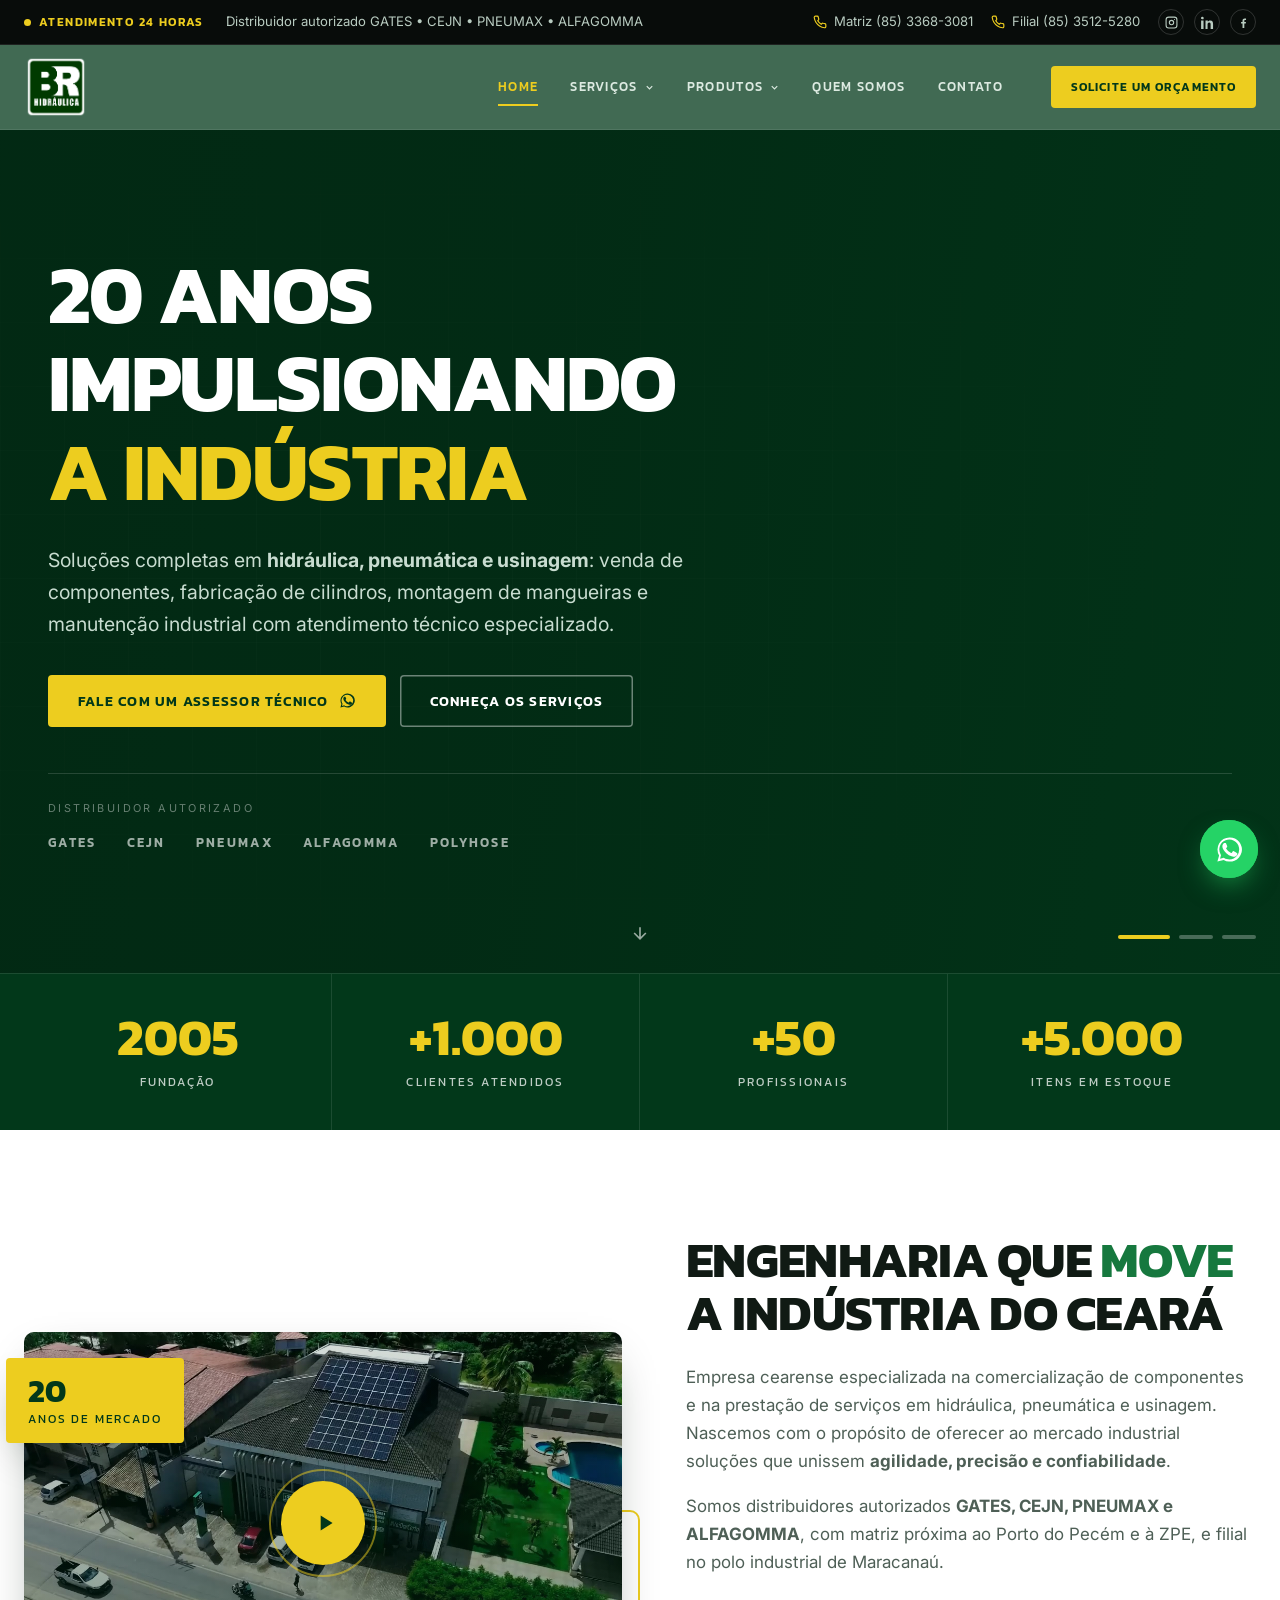
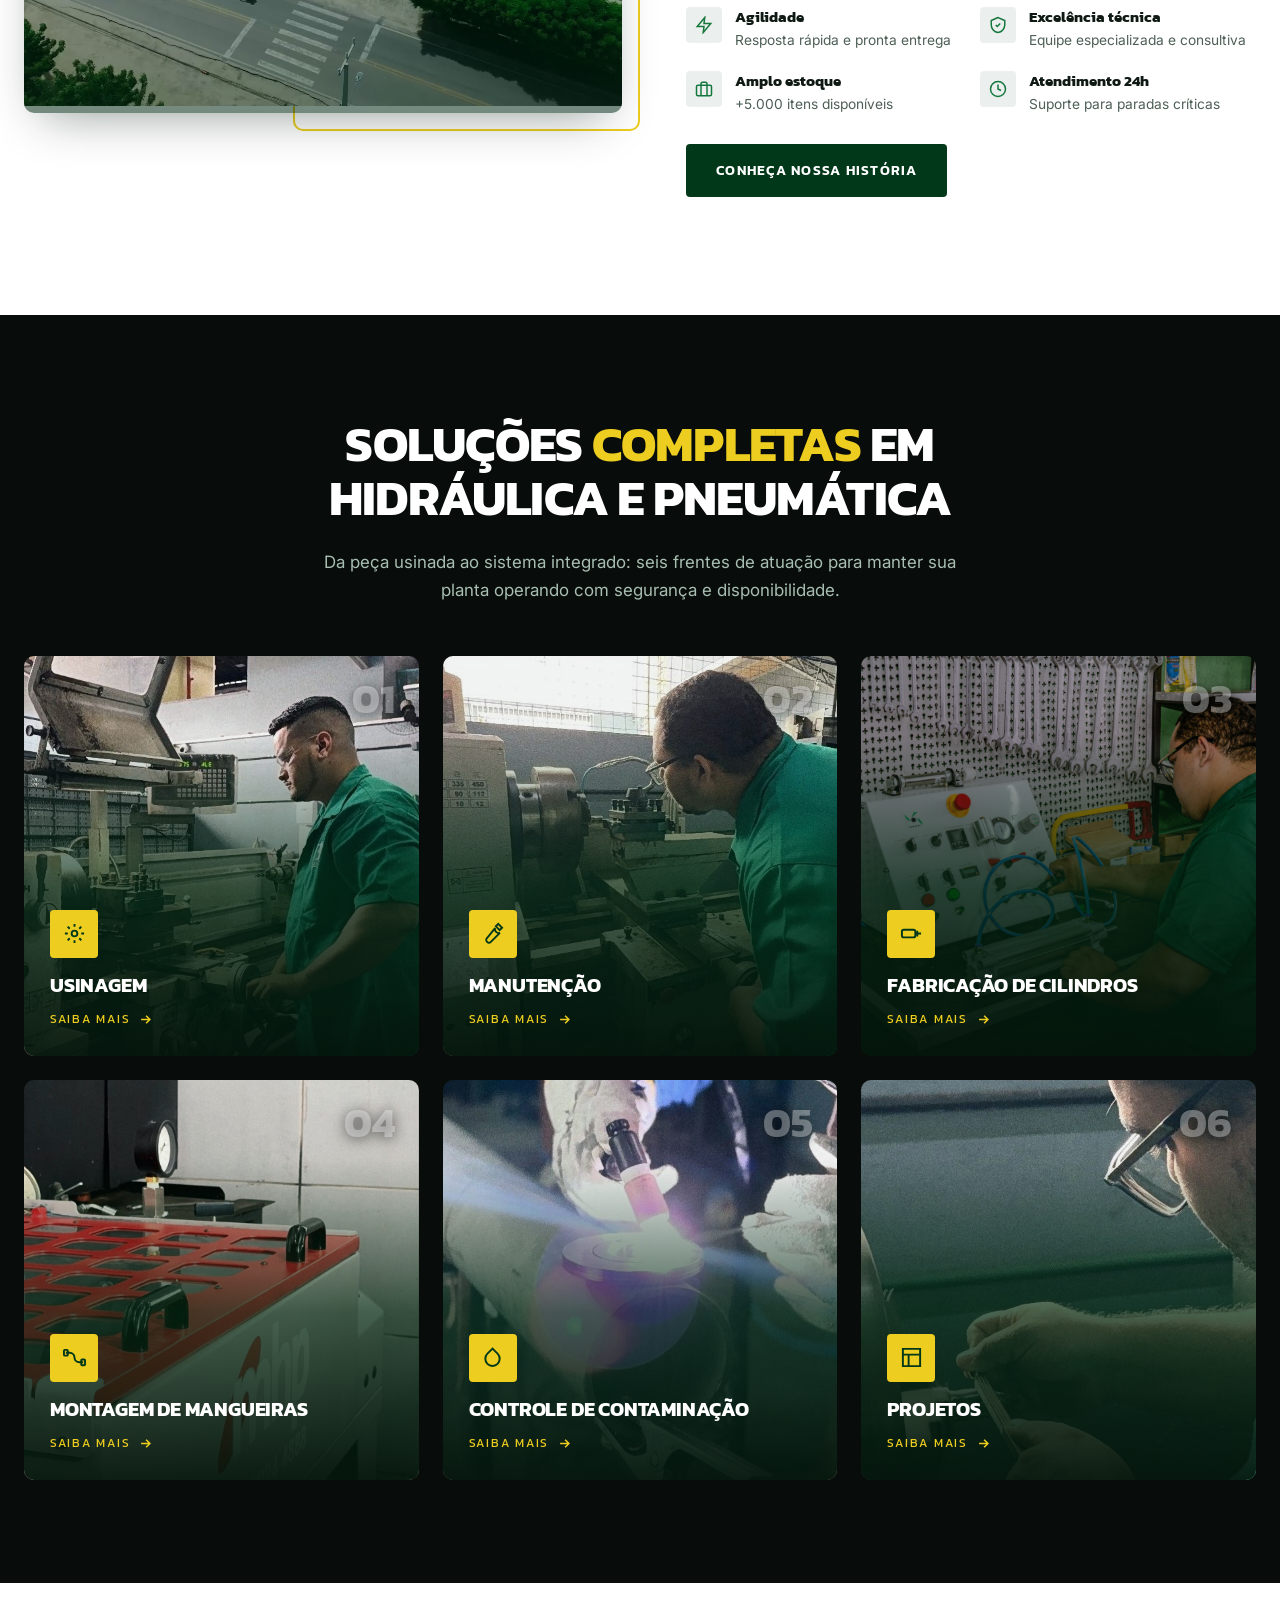
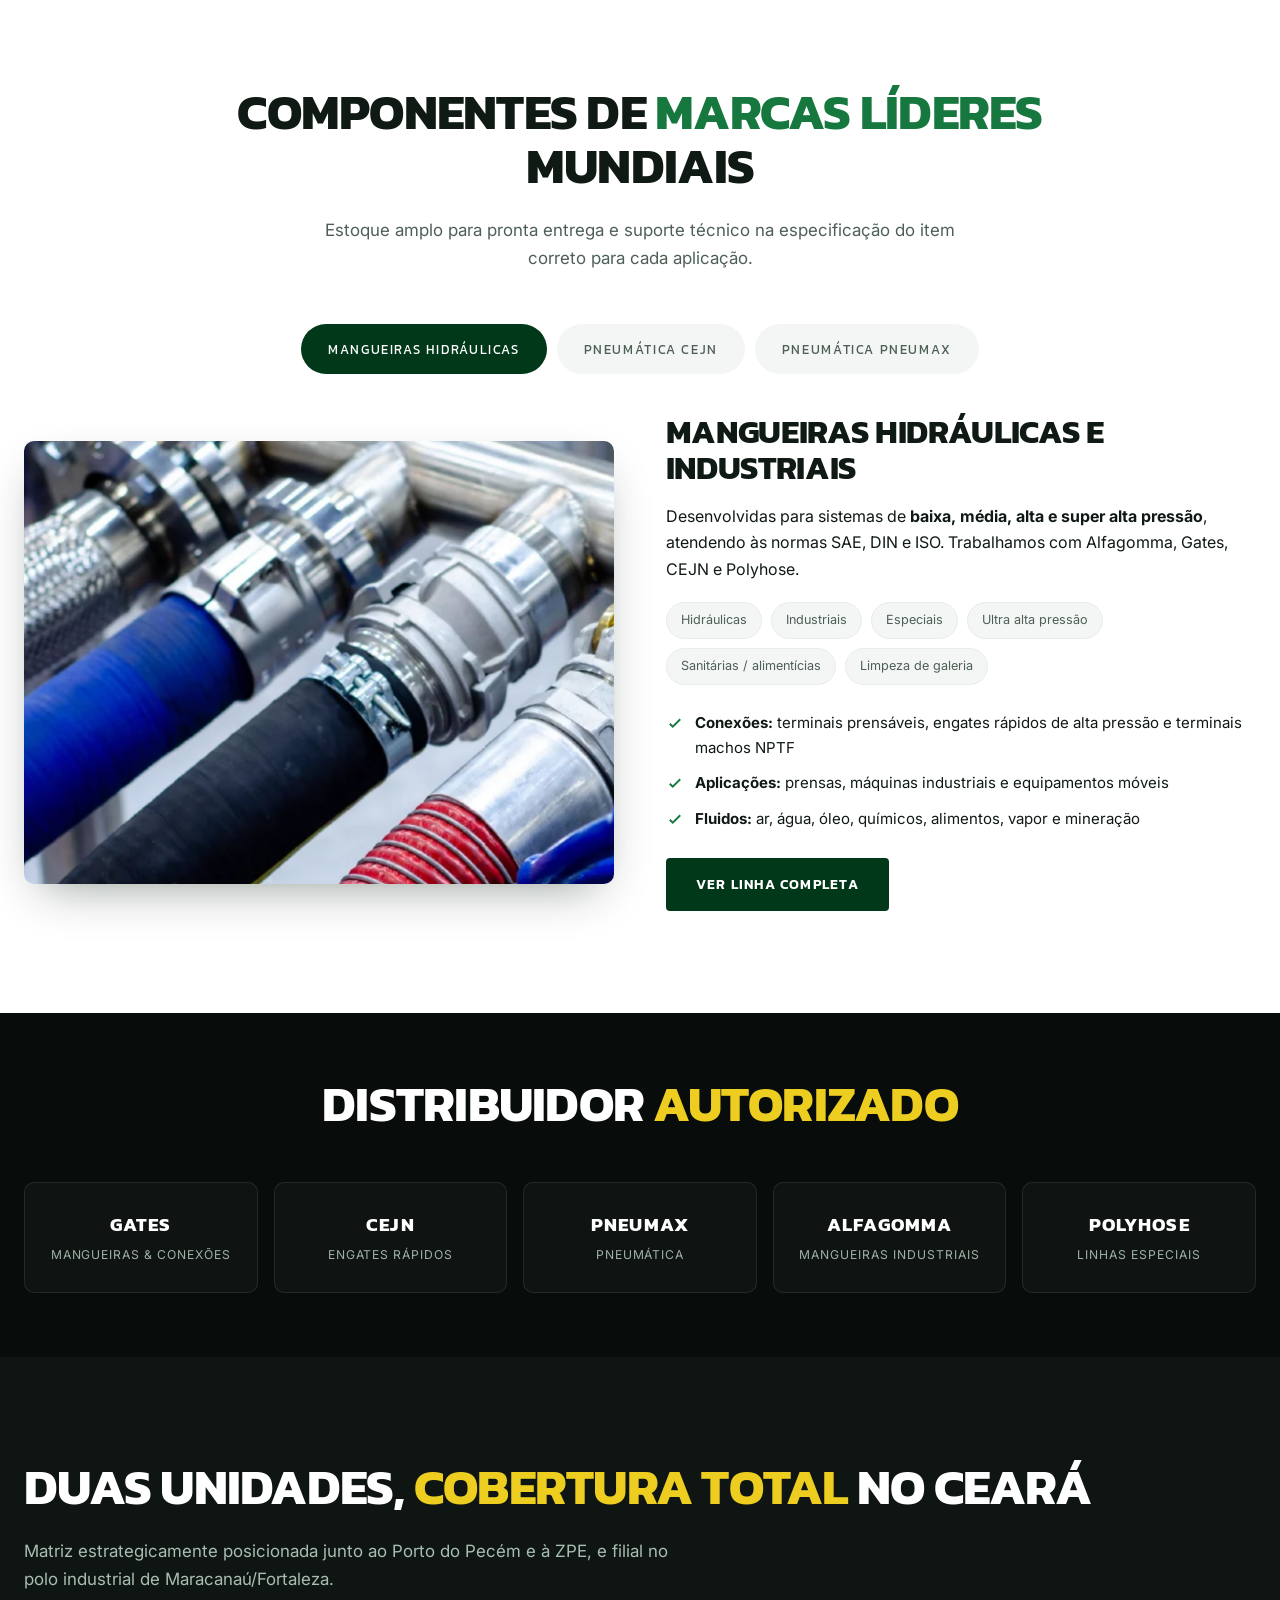
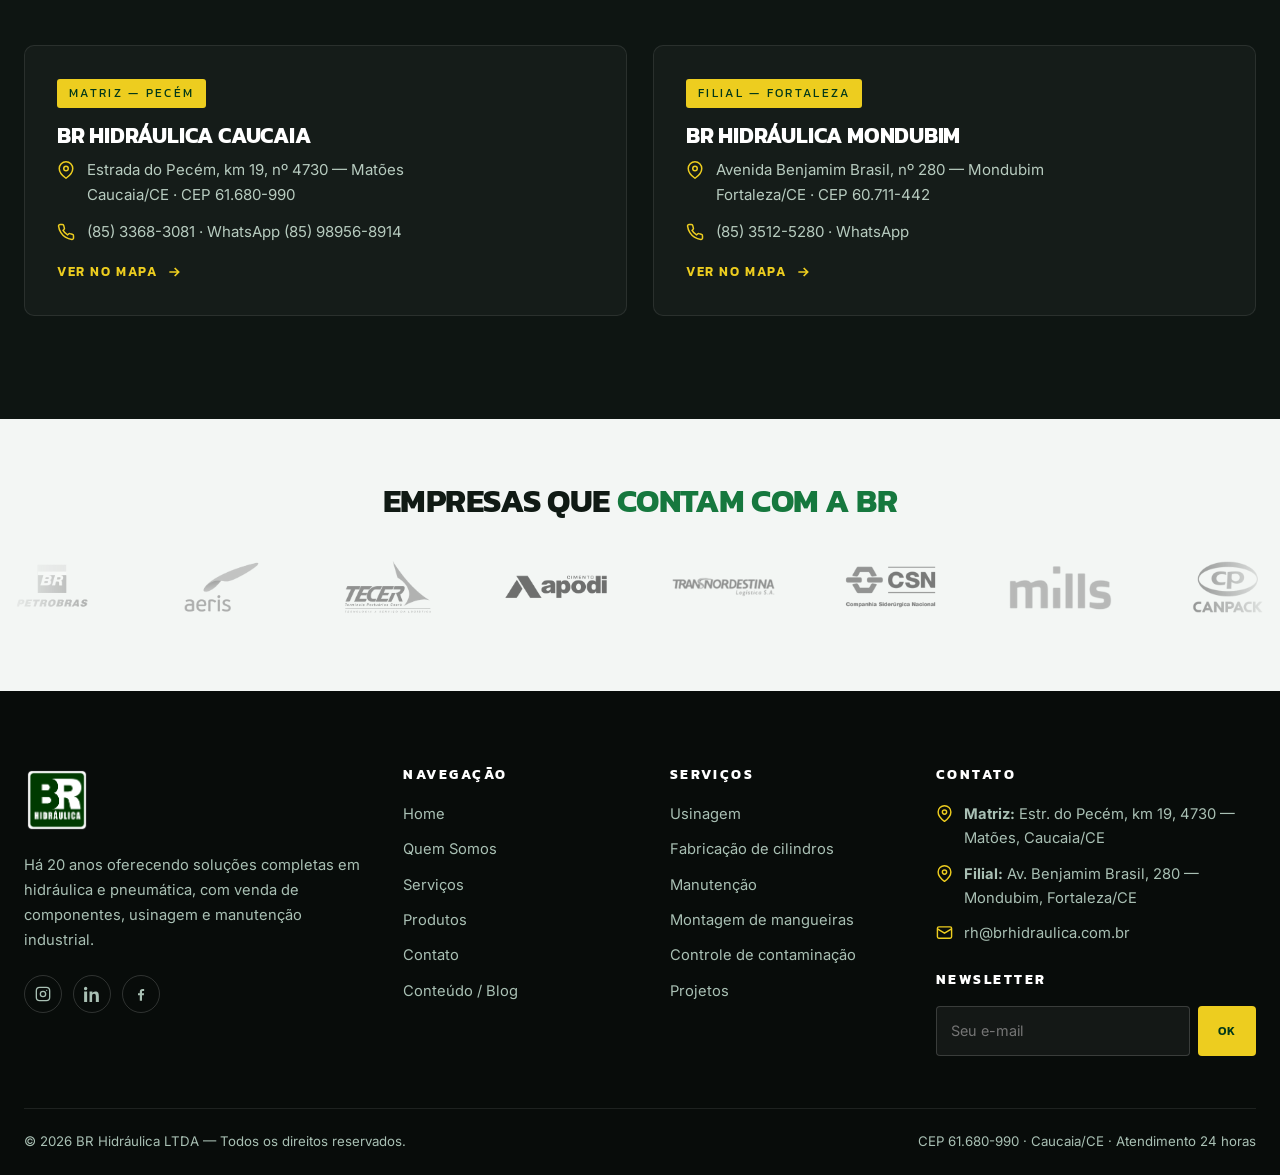
<file: index.html>
<!DOCTYPE html>
<html lang="pt-BR">
<head>
<meta charset="utf-8">
<meta name="viewport" content="width=device-width,initial-scale=1">
<title>BR Hidráulica | Mangueiras Hidráulicas, Pneumática Industrial e Usinagem</title>
<meta name="description" content="Há 20 anos a BR Hidráulica oferece soluções completas em hidráulica e pneumática: venda de componentes, usinagem, fabricação de cilindros e manutenção industrial. Matriz no Porto do Pecém e filial em Fortaleza/CE.">
<meta name="theme-color" content="#02381A">
<link rel="icon" href="assets/img/logo-icon.jpg">
<link rel="preconnect" href="https://fonts.googleapis.com">
<link rel="preconnect" href="https://fonts.gstatic.com" crossorigin>
<link href="https://fonts.googleapis.com/css2?family=Kanit:wght@400;500;600;700&family=Inter:wght@400;500;600&display=swap" rel="stylesheet">
<link rel="stylesheet" href="assets/css/style.css">
<noscript><style>[data-reveal]{opacity:1!important;transform:none!important}.svc p{max-height:220px!important;opacity:1!important}.tabpanel{display:block!important}</style></noscript>
</head>
<body>

<div class="progressbar"></div>

<!-- ================= TOPBAR ================= -->
<div class="topbar">
  <div class="wrap topbar__in">
    <div class="topbar__left">
      <span class="topbar__tag"><span class="dot"></span> Atendimento 24 horas</span>
      <span class="topbar__phone topbar__brands">Distribuidor autorizado GATES • CEJN • PNEUMAX • ALFAGOMMA</span>
    </div>
    <div class="topbar__right">
      <a class="topbar__phone" href="tel:+558533683081">
        <svg viewBox="0 0 24 24" fill="none" stroke="currentColor" stroke-width="2"><path d="M22 16.9v3a2 2 0 0 1-2.2 2 19.8 19.8 0 0 1-8.6-3.1 19.5 19.5 0 0 1-6-6A19.8 19.8 0 0 1 2.1 4.2 2 2 0 0 1 4.1 2h3a2 2 0 0 1 2 1.7c.1 1 .4 1.9.7 2.8a2 2 0 0 1-.5 2.1L8.1 9.9a16 16 0 0 0 6 6l1.3-1.3a2 2 0 0 1 2.1-.4c.9.3 1.8.6 2.8.7a2 2 0 0 1 1.7 2z"/></svg>
        Matriz (85) 3368-3081
      </a>
      <a class="topbar__phone" href="tel:+558535125280">
        <svg viewBox="0 0 24 24" fill="none" stroke="currentColor" stroke-width="2"><path d="M22 16.9v3a2 2 0 0 1-2.2 2 19.8 19.8 0 0 1-8.6-3.1 19.5 19.5 0 0 1-6-6A19.8 19.8 0 0 1 2.1 4.2 2 2 0 0 1 4.1 2h3a2 2 0 0 1 2 1.7c.1 1 .4 1.9.7 2.8a2 2 0 0 1-.5 2.1L8.1 9.9a16 16 0 0 0 6 6l1.3-1.3a2 2 0 0 1 2.1-.4c.9.3 1.8.6 2.8.7a2 2 0 0 1 1.7 2z"/></svg>
        Filial (85) 3512-5280
      </a>
      <div class="topbar__social">
        <a href="https://www.instagram.com/brhidraulica" target="_blank" rel="noopener" aria-label="Instagram"><svg viewBox="0 0 24 24" fill="none" stroke="currentColor" stroke-width="2"><rect x="2" y="2" width="20" height="20" rx="5"/><circle cx="12" cy="12" r="4"/><circle cx="17.5" cy="6.5" r="1" fill="currentColor" stroke="none"/></svg></a>
        <a href="https://www.linkedin.com/company/brhidraulica" target="_blank" rel="noopener" aria-label="LinkedIn"><svg viewBox="0 0 24 24" fill="currentColor"><path d="M4.98 3.5A2.5 2.5 0 1 1 0 3.5a2.5 2.5 0 0 1 4.98 0zM.2 8.4h4.5V24H.2zM8.3 8.4h4.3v2.1h.06c.6-1.1 2.06-2.3 4.24-2.3 4.53 0 5.37 2.98 5.37 6.86V24h-4.5v-7.9c0-1.88-.03-4.3-2.62-4.3-2.62 0-3.02 2.05-3.02 4.16V24H8.3z"/></svg></a>
        <a href="https://www.facebook.com/brhidraulica" target="_blank" rel="noopener" aria-label="Facebook"><svg viewBox="0 0 24 24" fill="currentColor"><path d="M13.5 22v-8h2.7l.4-3.1h-3.1V8.9c0-.9.25-1.5 1.55-1.5h1.65V4.6c-.3 0-1.3-.13-2.45-.13-2.42 0-4.07 1.48-4.07 4.19v2.24H7.5V14h2.68v8z"/></svg></a>
      </div>
    </div>
  </div>
</div>

<!-- ================= HEADER ================= -->
<header class="header">
  <div class="wrap wrap-lg header__in">

    <a class="brand" href="index.html">
      <img src="/assets/img/logo-br-hidraulica.png" alt="BR Hidráulica">
    </a>

    <nav class="nav">
      <div class="nav__item"><a class="nav__link" href="index.html">Home</a></div>

      <div class="nav__item nav__item--has">
        <a class="nav__link" href="servicos.html">Serviços
          <svg class="chev" viewBox="0 0 24 24" fill="none" stroke="currentColor" stroke-width="2.5"><path d="m6 9 6 6 6-6"/></svg>
        </a>
        <div class="mega">
          <a class="mega__link" href="servicos.html#usinagem">
            <i class="mega__ico"><svg viewBox="0 0 24 24" fill="none" stroke="currentColor" stroke-width="2"><circle cx="12" cy="12" r="3"/><path d="M19.4 15a1.7 1.7 0 0 0 .3 1.9l.1.1a2 2 0 1 1-2.8 2.8l-.1-.1a1.7 1.7 0 0 0-1.9-.3 1.7 1.7 0 0 0-1 1.5V21a2 2 0 1 1-4 0v-.1A1.7 1.7 0 0 0 8.9 19a1.7 1.7 0 0 0-1.9.3l-.1.1a2 2 0 1 1-2.8-2.8l.1-.1a1.7 1.7 0 0 0 .3-1.9 1.7 1.7 0 0 0-1.5-1H3a2 2 0 1 1 0-4h.1A1.7 1.7 0 0 0 5 8.9a1.7 1.7 0 0 0-.3-1.9l-.1-.1a2 2 0 1 1 2.8-2.8l.1.1a1.7 1.7 0 0 0 1.9.3H9.5a1.7 1.7 0 0 0 1-1.5V3a2 2 0 1 1 4 0v.1a1.7 1.7 0 0 0 1 1.5 1.7 1.7 0 0 0 1.9-.3l.1-.1a2 2 0 1 1 2.8 2.8l-.1.1a1.7 1.7 0 0 0-.3 1.9v.1a1.7 1.7 0 0 0 1.5 1H21a2 2 0 1 1 0 4h-.1a1.7 1.7 0 0 0-1.5 1z"/></svg></i>
            <span><b class="mega__t">Usinagem</b><span class="mega__d">Precisão dimensional e acabamento de alto padrão</span></span>
          </a>
          <a class="mega__link" href="servicos.html#cilindros">
            <i class="mega__ico"><svg viewBox="0 0 24 24" fill="none" stroke="currentColor" stroke-width="2"><rect x="2" y="8" width="14" height="8" rx="2"/><path d="M16 12h6M18 9v6"/></svg></i>
            <span><b class="mega__t">Fabricação de Cilindros</b><span class="mega__d">Cilindros hidráulicos e pneumáticos sob medida</span></span>
          </a>
          <a class="mega__link" href="servicos.html#manutencao">
            <i class="mega__ico"><svg viewBox="0 0 24 24" fill="none" stroke="currentColor" stroke-width="2"><path d="M14.7 6.3a4 4 0 0 0 5 5l-9.4 9.4a2.8 2.8 0 0 1-4-4z"/><path d="m18 2 4 4-2.5 2.5-4-4z"/></svg></i>
            <span><b class="mega__t">Manutenção</b><span class="mega__d">Preventiva e corretiva em sistemas hidráulicos</span></span>
          </a>
          <a class="mega__link" href="servicos.html#montagem">
            <i class="mega__ico"><svg viewBox="0 0 24 24" fill="none" stroke="currentColor" stroke-width="2"><path d="M3 7h4a5 5 0 0 1 5 5 5 5 0 0 0 5 5h4"/><rect x="1" y="4" width="4" height="6" rx="1"/><rect x="19" y="14" width="4" height="6" rx="1"/></svg></i>
            <span><b class="mega__t">Montagem de Mangueiras</b><span class="mega__d">Baixa, média, alta e super alta pressão</span></span>
          </a>
          <a class="mega__link" href="servicos.html#contaminacao">
            <i class="mega__ico"><svg viewBox="0 0 24 24" fill="none" stroke="currentColor" stroke-width="2"><path d="M12 2.7 6.7 8a7.5 7.5 0 1 0 10.6 0z"/></svg></i>
            <span><b class="mega__t">Controle de Contaminação</b><span class="mega__d">Análise, filtragem e controle do óleo hidráulico</span></span>
          </a>
          <a class="mega__link" href="servicos.html#projetos">
            <i class="mega__ico"><svg viewBox="0 0 24 24" fill="none" stroke="currentColor" stroke-width="2"><path d="M3 3h18v18H3z"/><path d="M3 9h18M9 21V9"/></svg></i>
            <span><b class="mega__t">Projetos</b><span class="mega__d">Engenharia aplicada e integração de sistemas</span></span>
          </a>
        </div>
      </div>

      <div class="nav__item nav__item--has">
        <a class="nav__link" href="produtos.html">Produtos
          <svg class="chev" viewBox="0 0 24 24" fill="none" stroke="currentColor" stroke-width="2.5"><path d="m6 9 6 6 6-6"/></svg>
        </a>
        <div class="mega mega--sm">
          <a class="mega__link" href="produtos.html#mangueiras">
            <i class="mega__ico"><svg viewBox="0 0 24 24" fill="none" stroke="currentColor" stroke-width="2"><path d="M4 20c0-8 4-12 8-12s8 2 8 8"/><circle cx="4" cy="20" r="2"/><circle cx="20" cy="16" r="2"/></svg></i>
            <span><b class="mega__t">Mangueiras Hidráulicas</b><span class="mega__d">GATES, Alfagomma, Polyhose e CEJN</span></span>
          </a>
          <a class="mega__link" href="produtos.html#cejn">
            <i class="mega__ico"><svg viewBox="0 0 24 24" fill="none" stroke="currentColor" stroke-width="2"><path d="M12 2v6M5 8h14l-2 12H7z"/></svg></i>
            <span><b class="mega__t">Pneumática CEJN</b><span class="mega__d">Engates rápidos e ultra alta pressão</span></span>
          </a>
          <a class="mega__link" href="produtos.html#pneumax">
            <i class="mega__ico"><svg viewBox="0 0 24 24" fill="none" stroke="currentColor" stroke-width="2"><rect x="2" y="6" width="20" height="12" rx="2"/><path d="M8 6v12M16 6v12"/></svg></i>
            <span><b class="mega__t">Pneumática PNEUMAX</b><span class="mega__d">Atuadores, válvulas e tratamento de ar</span></span>
          </a>
        </div>
      </div>

      <div class="nav__item"><a class="nav__link" href="quem-somos.html">Quem Somos</a></div>
      <div class="nav__item"><a class="nav__link" href="contato.html">Contato</a></div>
    </nav>

    <a class="btn btn--sm header__cta" href="contato.html">Solicite um orçamento</a>

    <button class="burger" aria-label="Abrir menu"><span></span><span></span><span></span></button>
  </div>
</header>

<!-- ================= DRAWER MOBILE ================= -->
<div class="scrim"></div>
<aside class="drawer" aria-label="Menu">
  <div class="drawer__head">
    <img src="assets/img/logo-br-hidraulica.png" alt="BR Hidráulica">
    <button class="drawer__close" aria-label="Fechar">&times;</button>
  </div>
  <a href="index.html">Home</a>
  <a href="servicos.html">Serviços</a>
  <div class="sub">
    <a href="servicos.html#usinagem">Usinagem</a>
    <a href="servicos.html#cilindros">Fabricação de Cilindros</a>
    <a href="servicos.html#manutencao">Manutenção</a>
    <a href="servicos.html#montagem">Montagem de Mangueiras</a>
    <a href="servicos.html#contaminacao">Controle de Contaminação</a>
    <a href="servicos.html#projetos">Projetos</a>
  </div>
  <a href="produtos.html">Produtos</a>
  <a href="quem-somos.html">Quem Somos</a>
  <a href="contato.html">Contato</a>
  <a class="btn btn--wide" href="https://wa.me/5585989568914" target="_blank" rel="noopener">Falar no WhatsApp</a>
</aside>

<!-- ================= HERO ================= -->
<section class="hero">

  <video class="hero__video" autoplay muted loop playsinline>
    <source src="assets/video/Fachada.mp4" type="video/mp4">
  </video>

  <div class="hero__overlay"></div>

  <div class="wrap hero__in">

  <div class="wrap hero__in">
   
    <h1>20 anos impulsionando <span>a indústria</span></h1>
    <p class="hero__lead">Soluções completas em <strong>hidráulica, pneumática e usinagem</strong>: venda de componentes, fabricação de cilindros, montagem de mangueiras e manutenção industrial com atendimento técnico especializado.</p>
    <div class="hero__acts">
      <a class="btn" href="https://wa.me/5585989568914?text=Ol%C3%A1%2C%20quero%20falar%20com%20um%20assessor%20t%C3%A9cnico%20da%20BR%20Hidr%C3%A1ulica." target="_blank" rel="noopener">
        Fale com um assessor técnico
        <svg viewBox="0 0 24 24" fill="currentColor"><path d="M17.5 14.4c-.3-.2-1.7-.9-2-1-.3-.1-.5-.1-.7.1-.2.3-.7 1-.9 1.2-.2.2-.3.2-.6.1a8.2 8.2 0 0 1-4-3.5c-.3-.5.3-.5.8-1.5.1-.2 0-.4 0-.5s-.7-1.6-.9-2.2c-.2-.5-.5-.5-.7-.5h-.6c-.2 0-.5.1-.8.4-.3.3-1 1-1 2.5s1.1 2.9 1.2 3.1c.2.2 2.2 3.3 5.3 4.6 2 .8 2.7.9 3.7.8.6-.1 1.7-.7 2-1.4.2-.7.2-1.3.2-1.4-.1-.2-.3-.2-.6-.4z"/><path d="M12 2a10 10 0 0 0-8.6 15L2 22l5.2-1.4A10 10 0 1 0 12 2zm0 18.2c-1.6 0-3.1-.4-4.4-1.2l-.3-.2-3.1.8.8-3-.2-.3a8.2 8.2 0 1 1 7.2 3.9z"/></svg>
      </a>
      <a class="btn btn--ghost" href="servicos.html">Conheça os serviços</a>
    </div>

    <div class="hero__marks">
      <small>Distribuidor autorizado</small>
      <span>Gates</span><span>CEJN</span><span>Pneumax</span><span>Alfagomma</span><span>Polyhose</span>
    </div>
  </div>

  <div class="hero__dots">
    <button class="is-on" aria-label="Slide 1"></button>
    <button aria-label="Slide 2"></button>
    <button aria-label="Slide 3"></button>
  </div>

  <a class="scrollcue" href="#numeros" aria-label="Rolar">
    <svg viewBox="0 0 24 24" fill="none" stroke="currentColor" stroke-width="2"><path d="M12 5v14M19 12l-7 7-7-7"/></svg>
  </a>
</section>

<!-- ================= NÚMEROS ================= -->
<section class="stats" id="numeros">
  <div class="wrap wrap-lg">
    <div class="stats__grid">
      <div class="stat" data-reveal><div class="stat__n" data-count="2005" data-nosep>0</div><div class="stat__l">Fundação</div></div>
      <div class="stat" data-reveal data-delay="90"><div class="stat__n" data-count="1000" data-prefix="+">0</div><div class="stat__l">Clientes atendidos</div></div>
      <div class="stat" data-reveal data-delay="180"><div class="stat__n" data-count="50" data-prefix="+">0</div><div class="stat__l">Profissionais</div></div>
      <div class="stat" data-reveal data-delay="270"><div class="stat__n" data-count="5000" data-prefix="+">0</div><div class="stat__l">Itens em estoque</div></div>
    </div>
  </div>
</section>

<!-- ================= SOBRE + VÍDEO ================= -->
<section class="sec">
  <div class="wrap">
    <div class="about">
      <div class="about__media" data-reveal="left">
        <div class="frame">
          <video id="institucional" poster="assets/img/video-poster.jpg" preload="none" playsinline>
            <source src="assets/video/video-br.mp4" type="video/mp4">
          </video>
          <button class="playbtn" aria-label="Assistir vídeo institucional">
            <i><svg viewBox="0 0 24 24" fill="currentColor"><path d="M8 5v14l11-7z"/></svg></i>
          </button>
        </div>
        <div class="about__badge"><b>20</b><small>anos de mercado</small></div>
      </div>

      <div data-reveal="right">
     
        <h2 class="sec-title">Engenharia que <em>move</em> a indústria do Ceará</h2>
        <p class="sec-lead">Empresa cearense especializada na comercialização de componentes e na prestação de serviços em hidráulica, pneumática e usinagem. Nascemos com o propósito de oferecer ao mercado industrial soluções que unissem <strong>agilidade, precisão e confiabilidade</strong>.</p>
        <p class="sec-lead">Somos distribuidores autorizados <strong>GATES, CEJN, PNEUMAX e ALFAGOMMA</strong>, com matriz próxima ao Porto do Pecém e à ZPE, e filial no polo industrial de Maracanaú.</p>

        <div class="pillars">
          <div class="pillar">
            <i><svg viewBox="0 0 24 24" fill="none" stroke="currentColor" stroke-width="2"><path d="M13 2 3 14h9l-1 8 10-12h-9z"/></svg></i>
            <div><b>Agilidade</b><span>Resposta rápida e pronta entrega</span></div>
          </div>
          <div class="pillar">
            <i><svg viewBox="0 0 24 24" fill="none" stroke="currentColor" stroke-width="2"><path d="M12 2 3 6v6c0 5 3.8 9.4 9 10 5.2-.6 9-5 9-10V6z"/><path d="m9 12 2 2 4-4"/></svg></i>
            <div><b>Excelência técnica</b><span>Equipe especializada e consultiva</span></div>
          </div>
          <div class="pillar">
            <i><svg viewBox="0 0 24 24" fill="none" stroke="currentColor" stroke-width="2"><rect x="2" y="7" width="20" height="14" rx="2"/><path d="M16 21V5a2 2 0 0 0-2-2h-4a2 2 0 0 0-2 2v16"/></svg></i>
            <div><b>Amplo estoque</b><span>+5.000 itens disponíveis</span></div>
          </div>
          <div class="pillar">
            <i><svg viewBox="0 0 24 24" fill="none" stroke="currentColor" stroke-width="2"><circle cx="12" cy="12" r="10"/><path d="M12 6v6l4 2"/></svg></i>
            <div><b>Atendimento 24h</b><span>Suporte para paradas críticas</span></div>
          </div>
        </div>

        <p style="margin-top:28px"><a class="btn btn--dark" href="quem-somos.html">Conheça nossa história</a></p>
      </div>
    </div>
  </div>
</section>

<!-- ================= SERVIÇOS ================= -->
<section class="sec dark">
  <div class="wrap wrap-lg">
    <div class="sec-head sec-head--center" data-reveal>
  
      <h2 class="sec-title">Soluções <em>completas</em> em hidráulica e pneumática</h2>
      <p class="sec-lead">Da peça usinada ao sistema integrado: seis frentes de atuação para manter sua planta operando com segurança e disponibilidade.</p>
    </div>

    <div class="svc-grid">
      <a class="svc" href="servicos.html#usinagem" data-reveal="zoom">
        <img src="assets/img/servico-usinagem.jpg" alt="Centro de usinagem" loading="lazy">
        <span class="svc__num">01</span>
        <div class="svc__body">
          <i class="svc__ico"><svg viewBox="0 0 24 24" fill="none" stroke="currentColor" stroke-width="2"><circle cx="12" cy="12" r="3"/><path d="M12 2v3M12 19v3M2 12h3M19 12h3M4.9 4.9 7 7M17 17l2.1 2.1M19.1 4.9 17 7M7 17l-2.1 2.1"/></svg></i>
          <h3>Usinagem</h3>
          <p>Usinagem industrial de peças e componentes mecânicos com foco em precisão dimensional, qualidade de acabamento e confiabilidade técnica.</p>
          <span class="svc__more">Saiba mais <svg viewBox="0 0 24 24" fill="none" stroke="currentColor" stroke-width="2.5"><path d="M5 12h14M13 6l6 6-6 6"/></svg></span>
        </div>
      </a>

      <a class="svc" href="servicos.html#manutencao" data-reveal="zoom" data-delay="80">
        <img src="assets/img/servico-manuntencao.jpg" alt="Manutenção de máquinas" loading="lazy">
        <span class="svc__num">02</span>
        <div class="svc__body">
          <i class="svc__ico"><svg viewBox="0 0 24 24" fill="none" stroke="currentColor" stroke-width="2"><path d="M14.7 6.3a4 4 0 0 0 5 5l-9.4 9.4a2.8 2.8 0 0 1-4-4z"/><path d="m18 2 4 4-2.5 2.5-4-4z"/></svg></i>
          <h3>Manutenção</h3>
          <p>Manutenção preventiva e corretiva em sistemas hidráulicos e pneumáticos, com equipe técnica especializada e atendimento em campo.</p>
          <span class="svc__more">Saiba mais <svg viewBox="0 0 24 24" fill="none" stroke="currentColor" stroke-width="2.5"><path d="M5 12h14M13 6l6 6-6 6"/></svg></span>
        </div>
      </a>

      <a class="svc" href="servicos.html#cilindros" data-reveal="zoom" data-delay="160">
        <img src="assets/img/servico-cilindros.jpg" alt="Fabricação de cilindros" loading="lazy">
        <span class="svc__num">03</span>
        <div class="svc__body">
          <i class="svc__ico"><svg viewBox="0 0 24 24" fill="none" stroke="currentColor" stroke-width="2"><rect x="2" y="8" width="14" height="8" rx="2"/><path d="M16 12h6M18 9v6"/></svg></i>
          <h3>Fabricação de Cilindros</h3>
          <p>Cilindros hidráulicos e pneumáticos com alto padrão de precisão, desempenho e durabilidade. Cada projeto é executado conforme a necessidade do cliente.</p>
          <span class="svc__more">Saiba mais <svg viewBox="0 0 24 24" fill="none" stroke="currentColor" stroke-width="2.5"><path d="M5 12h14M13 6l6 6-6 6"/></svg></span>
        </div>
      </a>

      <a class="svc" href="servicos.html#montagem" data-reveal="zoom">
        <img src="assets/img/br - mangueira (1).jpg" alt="Montagem de mangueiras" loading="lazy">
        <span class="svc__num">04</span>
        <div class="svc__body">
          <i class="svc__ico"><svg viewBox="0 0 24 24" fill="none" stroke="currentColor" stroke-width="2"><path d="M3 7h4a5 5 0 0 1 5 5 5 5 0 0 0 5 5h4"/><rect x="1" y="4" width="4" height="6" rx="1"/><rect x="19" y="14" width="4" height="6" rx="1"/></svg></i>
          <h3>Montagem de Mangueiras</h3>
          <p>Montagem de mangueiras hidráulicas e industriais com precisão, segurança e conformidade às normas técnicas. Linhas de baixa, média, alta e super alta pressão.</p>
          <span class="svc__more">Saiba mais <svg viewBox="0 0 24 24" fill="none" stroke="currentColor" stroke-width="2.5"><path d="M5 12h14M13 6l6 6-6 6"/></svg></span>
        </div>
      </a>

      <a class="svc" href="servicos.html#contaminacao" data-reveal="zoom" data-delay="80">
        <img src="assets/img/br - luz florescente.jpg" alt="Controle de contaminação de óleo hidráulico" loading="lazy">
        <span class="svc__num">05</span>
        <div class="svc__body">
          <i class="svc__ico"><svg viewBox="0 0 24 24" fill="none" stroke="currentColor" stroke-width="2"><path d="M12 2.7 6.7 8a7.5 7.5 0 1 0 10.6 0z"/></svg></i>
          <h3>Controle de Contaminação</h3>
          <p>Análise, filtragem e controle de contaminação do óleo. Atuamos na identificação de partículas, água e impurezas que comprometem o sistema.</p>
          <span class="svc__more">Saiba mais <svg viewBox="0 0 24 24" fill="none" stroke="currentColor" stroke-width="2.5"><path d="M5 12h14M13 6l6 6-6 6"/></svg></span>
        </div>
      </a>

      <a class="svc" href="servicos.html#projetos" data-reveal="zoom" data-delay="160">
        <img src="assets/img/br - trabalhando.jpg" alt="Projetos industriais" loading="lazy">
        <span class="svc__num">06</span>
        <div class="svc__body">
          <i class="svc__ico"><svg viewBox="0 0 24 24" fill="none" stroke="currentColor" stroke-width="2"><path d="M3 3h18v18H3z"/><path d="M3 9h18M9 21V9"/></svg></i>
          <h3>Projetos</h3>
          <p>Desenvolvimento de projetos industriais personalizados com engenharia aplicada, dimensionamento, fabricação e integração de sistemas.</p>
          <span class="svc__more">Saiba mais <svg viewBox="0 0 24 24" fill="none" stroke="currentColor" stroke-width="2.5"><path d="M5 12h14M13 6l6 6-6 6"/></svg></span>
        </div>
      </a>
    </div>
  </div>
</section>

<!-- ================= PRODUTOS (ABAS) ================= -->
<section class="sec" id="produtos">
  <div class="wrap">
    <div class="sec-head sec-head--center" data-reveal>
      
      <h2 class="sec-title">Componentes de <em>marcas líderes</em> mundiais</h2>
      <p class="sec-lead">Estoque amplo para pronta entrega e suporte técnico na especificação do item correto para cada aplicação.</p>
    </div>

    <div data-tabs data-reveal>
      <div class="tabs">
        <button class="tab is-on">Mangueiras Hidráulicas</button>
        <button class="tab">Pneumática CEJN</button>
        <button class="tab">Pneumática PNEUMAX</button>
      </div>

      <div class="tabpanel is-on">
        <div class="prod">
          <div class="prod__img"><img src="assets/img/produto-mangueiras.jpg" alt="Mangueiras hidráulicas e conexões" loading="lazy"></div>
          <div>
            <h3>Mangueiras hidráulicas e industriais</h3>
            <p>Desenvolvidas para sistemas de <strong>baixa, média, alta e super alta pressão</strong>, atendendo às normas SAE, DIN e ISO. Trabalhamos com Alfagomma, Gates, CEJN e Polyhose.</p>
            <div class="chips">
              <span class="chip">Hidráulicas</span><span class="chip">Industriais</span><span class="chip">Especiais</span>
              <span class="chip">Ultra alta pressão</span><span class="chip">Sanitárias / alimentícias</span><span class="chip">Limpeza de galeria</span>
            </div>
            <ul class="speclist">
              <li><svg viewBox="0 0 24 24" fill="none" stroke="currentColor" stroke-width="2.5"><path d="m5 13 4 4L19 7"/></svg><span><strong>Conexões:</strong> terminais prensáveis, engates rápidos de alta pressão e terminais machos NPTF</span></li>
              <li><svg viewBox="0 0 24 24" fill="none" stroke="currentColor" stroke-width="2.5"><path d="m5 13 4 4L19 7"/></svg><span><strong>Aplicações:</strong> prensas, máquinas industriais e equipamentos móveis</span></li>
              <li><svg viewBox="0 0 24 24" fill="none" stroke="currentColor" stroke-width="2.5"><path d="m5 13 4 4L19 7"/></svg><span><strong>Fluidos:</strong> ar, água, óleo, químicos, alimentos, vapor e mineração</span></li>
            </ul>
            <a class="btn btn--dark" href="produtos.html#mangueiras">Ver linha completa</a>
          </div>
        </div>
      </div>

      <div class="tabpanel">
        <div class="prod">
          <div class="prod__img"><img src="assets/img/produto-cejn.jpg" alt="Produtos pneumáticos CEJN" loading="lazy"></div>
          <div>
            <h3>Pneumática CEJN</h3>
            <p>Engates rápidos, pistolas de sopro e sistemas de ultra alta pressão da CEJN, referência mundial em conexões seguras e de alto fluxo para ar comprimido e hidráulica.</p>
            <div class="chips">
              <span class="chip">Engates rápidos</span><span class="chip">Ultra alta pressão</span><span class="chip">Pistolas de sopro</span><span class="chip">Mangueiras espiraladas</span>
            </div>
            <ul class="speclist">
              <li><svg viewBox="0 0 24 24" fill="none" stroke="currentColor" stroke-width="2.5"><path d="m5 13 4 4L19 7"/></svg><span>Alta vazão com baixa perda de carga</span></li>
              <li><svg viewBox="0 0 24 24" fill="none" stroke="currentColor" stroke-width="2.5"><path d="m5 13 4 4L19 7"/></svg><span>Conexão e desconexão seguras sob pressão</span></li>
              <li><svg viewBox="0 0 24 24" fill="none" stroke="currentColor" stroke-width="2.5"><path d="m5 13 4 4L19 7"/></svg><span>Distribuidor autorizado no Ceará</span></li>
            </ul>
            <a class="btn btn--dark" href="produtos.html#cejn">Ver linha completa</a>
          </div>
        </div>
      </div>

      <div class="tabpanel">
        <div class="prod">
          <div class="prod__img"><img src="assets/img/produto-pneumax.jpg" alt="Componentes pneumáticos PNEUMAX" loading="lazy"></div>
          <div>
            <h3>Pneumática PNEUMAX</h3>
            <p>Atuadores, válvulas, ilhas de válvulas e unidades de tratamento de ar da PNEUMAX para automação industrial de alta performance.</p>
            <div class="chips">
              <span class="chip">Atuadores</span><span class="chip">Válvulas</span><span class="chip">Ilhas de válvulas</span><span class="chip">Tratamento de ar</span><span class="chip">Vácuo</span>
            </div>
            <ul class="speclist">
              <li><svg viewBox="0 0 24 24" fill="none" stroke="currentColor" stroke-width="2.5"><path d="m5 13 4 4L19 7"/></svg><span>Linha completa para automação pneumática</span></li>
              <li><svg viewBox="0 0 24 24" fill="none" stroke="currentColor" stroke-width="2.5"><path d="m5 13 4 4L19 7"/></svg><span>Suporte técnico no dimensionamento</span></li>
              <li><svg viewBox="0 0 24 24" fill="none" stroke="currentColor" stroke-width="2.5"><path d="m5 13 4 4L19 7"/></svg><span>Distribuidor autorizado no Ceará</span></li>
            </ul>
            <a class="btn btn--dark" href="produtos.html#pneumax">Ver linha completa</a>
          </div>
        </div>
      </div>
    </div>
  </div>
</section>

<!-- ================= MARCAS ================= -->
<section class="sec sec--tight dark">
  <div class="wrap">
    <div class="sec-head sec-head--center" data-reveal>
      <h2 class="sec-title">Distribuidor <em>autorizado</em></h2>
    </div>
    <div class="brands">
      <div class="brandcard" data-reveal="zoom"><b>GATES</b><span>Mangueiras &amp; conexões</span></div>
      <div class="brandcard" data-reveal="zoom" data-delay="70"><b>CEJN</b><span>Engates rápidos</span></div>
      <div class="brandcard" data-reveal="zoom" data-delay="140"><b>PNEUMAX</b><span>Pneumática</span></div>
      <div class="brandcard" data-reveal="zoom" data-delay="210"><b>ALFAGOMMA</b><span>Mangueiras industriais</span></div>
      <div class="brandcard" data-reveal="zoom" data-delay="280"><b>POLYHOSE</b><span>Linhas especiais</span></div>
    </div>
  </div>
</section>

<!-- ================= UNIDADES ================= -->
<section class="sec dark" style="background:var(--ink-2)">
  <div class="wrap">
    <div class="sec-head" data-reveal>
    
      <h2 class="sec-title">Duas unidades, <em>cobertura total</em> no Ceará</h2>
      <p class="sec-lead">Matriz estrategicamente posicionada junto ao Porto do Pecém e à ZPE, e filial no polo industrial de Maracanaú/Fortaleza.</p>
    </div>

    <div class="units">
      <div class="unit" data-reveal="left">
        <span class="unit__tag">Matriz — Pecém</span>
        <h3>BR Hidráulica Caucaia</h3>
        <div class="unit__row"><svg viewBox="0 0 24 24" fill="none" stroke="currentColor" stroke-width="2"><path d="M21 10c0 7-9 13-9 13S3 17 3 10a9 9 0 0 1 18 0z"/><circle cx="12" cy="10" r="3"/></svg><span>Estrada do Pecém, km 19, nº 4730 — Matões<br>Caucaia/CE · CEP 61.680-990</span></div>
        <div class="unit__row"><svg viewBox="0 0 24 24" fill="none" stroke="currentColor" stroke-width="2"><path d="M22 16.9v3a2 2 0 0 1-2.2 2 19.8 19.8 0 0 1-8.6-3.1 19.5 19.5 0 0 1-6-6A19.8 19.8 0 0 1 2.1 4.2 2 2 0 0 1 4.1 2h3a2 2 0 0 1 2 1.7c.1 1 .4 1.9.7 2.8a2 2 0 0 1-.5 2.1L8.1 9.9a16 16 0 0 0 6 6l1.3-1.3a2 2 0 0 1 2.1-.4c.9.3 1.8.6 2.8.7a2 2 0 0 1 1.7 2z"/></svg><span><a href="tel:+558533683081">(85) 3368-3081</a> · <a href="https://wa.me/5585989568914" target="_blank" rel="noopener">WhatsApp (85) 98956-8914</a></span></div>
        <a class="link-arrow" href="https://www.google.com/maps/search/?api=1&query=Estrada+do+Pec%C3%A9m+km+19+4730+Mat%C3%B5es+Caucaia+CE" target="_blank" rel="noopener">Ver no mapa <svg viewBox="0 0 24 24" fill="none" stroke="currentColor" stroke-width="2.5"><path d="M5 12h14M13 6l6 6-6 6"/></svg></a>
      </div>

      <div class="unit" data-reveal="right">
        <span class="unit__tag">Filial — Fortaleza</span>
        <h3>BR Hidráulica Mondubim</h3>
        <div class="unit__row"><svg viewBox="0 0 24 24" fill="none" stroke="currentColor" stroke-width="2"><path d="M21 10c0 7-9 13-9 13S3 17 3 10a9 9 0 0 1 18 0z"/><circle cx="12" cy="10" r="3"/></svg><span>Avenida Benjamim Brasil, nº 280 — Mondubim<br>Fortaleza/CE · CEP 60.711-442</span></div>
        <div class="unit__row"><svg viewBox="0 0 24 24" fill="none" stroke="currentColor" stroke-width="2"><path d="M22 16.9v3a2 2 0 0 1-2.2 2 19.8 19.8 0 0 1-8.6-3.1 19.5 19.5 0 0 1-6-6A19.8 19.8 0 0 1 2.1 4.2 2 2 0 0 1 4.1 2h3a2 2 0 0 1 2 1.7c.1 1 .4 1.9.7 2.8a2 2 0 0 1-.5 2.1L8.1 9.9a16 16 0 0 0 6 6l1.3-1.3a2 2 0 0 1 2.1-.4c.9.3 1.8.6 2.8.7a2 2 0 0 1 1.7 2z"/></svg><span><a href="tel:+558535125280">(85) 3512-5280</a> · <a href="https://wa.me/558535125280" target="_blank" rel="noopener">WhatsApp</a></span></div>
        <a class="link-arrow" href="https://www.google.com/maps/search/?api=1&query=Avenida+Benjamim+Brasil+280+Mondubim+Fortaleza+CE" target="_blank" rel="noopener">Ver no mapa <svg viewBox="0 0 24 24" fill="none" stroke="currentColor" stroke-width="2.5"><path d="M5 12h14M13 6l6 6-6 6"/></svg></a>
      </div>
    </div>
  </div>
</section>

<!-- ================= CLIENTES ================= -->
<section class="sec sec--tight soft">
  <div class="wrap">
    <div class="sec-head sec-head--center" data-reveal style="margin-bottom:28px">
    
      <h2 class="sec-title" style="font-size:clamp(1.5rem,2.6vw,2.1rem)">Empresas que <em>contam com a BR</em></h2>
    </div>
  </div>
  <div class="marquee">
    <div class="marquee__track">
      <img src="assets/img/cli-petrobras.png" alt="Petrobras" loading="lazy">
      <img src="assets/img/cli-aeris.png" alt="Aeris" loading="lazy">
      <img src="assets/img/cli-tecer.png" alt="Tecer Terminais Portuários do Ceará" loading="lazy">
      <img src="assets/img/cli-apodi.png" alt="Cimento Apodi" loading="lazy">
      <img src="assets/img/cli-transnordestina.png" alt="Transnordestina Logística" loading="lazy">
      <img src="assets/img/cli-csn.png" alt="CSN" loading="lazy">
      <img src="assets/img/cli-mills.png" alt="Mills" loading="lazy">
      <img src="assets/img/cli-canpack.png" alt="Canpack" loading="lazy">
      <img src="assets/img/cli-edson-queiroz.png" alt="Grupo Edson Queiroz" loading="lazy">
      <img src="assets/img/cli-fornecedora.png" alt="Grupo Fornecedora" loading="lazy">
      <img src="assets/img/cli-cagece.png" alt="Cagece" loading="lazy">
      <img src="assets/img/cli-gerdau.png" alt="Gerdau" loading="lazy">
      <img src="assets/img/cli-cerbras.png" alt="Cerbras" loading="lazy">
      <img src="assets/img/cli-01.png" alt="Cliente BR Hidráulica" loading="lazy">
    </div>
  </div>
</section>

<!-- ================= CTA ================= -->


<!-- ================= FOOTER ================= -->
<footer class="footer">
  <div class="wrap">
    <div class="footer__top">
      <div>
        <img class="footer__logo" src="assets/img/logo-br-hidraulica.png" alt="BR Hidráulica">
        <p>Há 20 anos oferecendo soluções completas em hidráulica e pneumática, com venda de componentes, usinagem e manutenção industrial.</p>
        <div class="footer__social">
          <a href="https://www.instagram.com/brhidraulica" target="_blank" rel="noopener" aria-label="Instagram"><svg viewBox="0 0 24 24" fill="none" stroke="currentColor" stroke-width="2"><rect x="2" y="2" width="20" height="20" rx="5"/><circle cx="12" cy="12" r="4"/><circle cx="17.5" cy="6.5" r="1" fill="currentColor" stroke="none"/></svg></a>
          <a href="https://www.linkedin.com/company/brhidraulica" target="_blank" rel="noopener" aria-label="LinkedIn"><svg viewBox="0 0 24 24" fill="currentColor"><path d="M4.98 3.5A2.5 2.5 0 1 1 0 3.5a2.5 2.5 0 0 1 4.98 0zM.2 8.4h4.5V24H.2zM8.3 8.4h4.3v2.1h.06c.6-1.1 2.06-2.3 4.24-2.3 4.53 0 5.37 2.98 5.37 6.86V24h-4.5v-7.9c0-1.88-.03-4.3-2.62-4.3-2.62 0-3.02 2.05-3.02 4.16V24H8.3z"/></svg></a>
          <a href="https://www.facebook.com/brhidraulica" target="_blank" rel="noopener" aria-label="Facebook"><svg viewBox="0 0 24 24" fill="currentColor"><path d="M13.5 22v-8h2.7l.4-3.1h-3.1V8.9c0-.9.25-1.5 1.55-1.5h1.65V4.6c-.3 0-1.3-.13-2.45-.13-2.42 0-4.07 1.48-4.07 4.19v2.24H7.5V14h2.68v8z"/></svg></a>
        </div>
      </div>

      <div class="footer__links">
        <h4>Navegação</h4>
        <ul>
          <li><a href="index.html">Home</a></li>
          <li><a href="quem-somos.html">Quem Somos</a></li>
          <li><a href="servicos.html">Serviços</a></li>
          <li><a href="produtos.html">Produtos</a></li>
          <li><a href="contato.html">Contato</a></li>
          <li><a href="https://www.brhidraulica.com.br/blog" target="_blank" rel="noopener">Conteúdo / Blog</a></li>
        </ul>
      </div>

      <div class="footer__links">
        <h4>Serviços</h4>
        <ul>
          <li><a href="servicos.html#usinagem">Usinagem</a></li>
          <li><a href="servicos.html#cilindros">Fabricação de cilindros</a></li>
          <li><a href="servicos.html#manutencao">Manutenção</a></li>
          <li><a href="servicos.html#montagem">Montagem de mangueiras</a></li>
          <li><a href="servicos.html#contaminacao">Controle de contaminação</a></li>
          <li><a href="servicos.html#projetos">Projetos</a></li>
        </ul>
      </div>

      <div>
        <h4>Contato</h4>
        <ul class="footer__contact">
          <li><svg viewBox="0 0 24 24" fill="none" stroke="currentColor" stroke-width="2"><path d="M21 10c0 7-9 13-9 13S3 17 3 10a9 9 0 0 1 18 0z"/><circle cx="12" cy="10" r="3"/></svg><span><strong>Matriz:</strong> Estr. do Pecém, km 19, 4730 — Matões, Caucaia/CE</span></li>
          <li><svg viewBox="0 0 24 24" fill="none" stroke="currentColor" stroke-width="2"><path d="M21 10c0 7-9 13-9 13S3 17 3 10a9 9 0 0 1 18 0z"/><circle cx="12" cy="10" r="3"/></svg><span><strong>Filial:</strong> Av. Benjamim Brasil, 280 — Mondubim, Fortaleza/CE</span></li>
          <li><svg viewBox="0 0 24 24" fill="none" stroke="currentColor" stroke-width="2"><rect x="2" y="4" width="20" height="16" rx="2"/><path d="m2 7 10 6 10-6"/></svg><a href="mailto:rh@brhidraulica.com.br">rh@brhidraulica.com.br</a></li>
        </ul>
        <h4 style="margin-top:26px">Newsletter</h4>
        <form class="newsletter" onsubmit="event.preventDefault();this.reset();alert('Obrigado! Em breve entraremos em contato.');">
          <input type="email" placeholder="Seu e-mail" required aria-label="Seu e-mail">
          <button class="btn btn--sm" type="submit">OK</button>
        </form>
      </div>
    </div>

    <div class="footer__bar">
      <span>&copy; <span data-year></span> BR Hidráulica LTDA — Todos os direitos reservados.</span>
      <span>CEP 61.680-990 · Caucaia/CE · Atendimento 24 horas</span>
    </div>
  </div>
</footer>

<a class="whats" href="https://wa.me/5585989568914" target="_blank" rel="noopener" aria-label="WhatsApp">
  <svg viewBox="0 0 24 24" fill="currentColor"><path d="M17.5 14.4c-.3-.2-1.7-.9-2-1-.3-.1-.5-.1-.7.1-.2.3-.7 1-.9 1.2-.2.2-.3.2-.6.1a8.2 8.2 0 0 1-4-3.5c-.3-.5.3-.5.8-1.5.1-.2 0-.4 0-.5s-.7-1.6-.9-2.2c-.2-.5-.5-.5-.7-.5h-.6c-.2 0-.5.1-.8.4-.3.3-1 1-1 2.5s1.1 2.9 1.2 3.1c.2.2 2.2 3.3 5.3 4.6 2 .8 2.7.9 3.7.8.6-.1 1.7-.7 2-1.4.2-.7.2-1.3.2-1.4-.1-.2-.3-.2-.6-.4z"/><path d="M12 2a10 10 0 0 0-8.6 15L2 22l5.2-1.4A10 10 0 1 0 12 2zm0 18.2c-1.6 0-3.1-.4-4.4-1.2l-.3-.2-3.1.8.8-3-.2-.3a8.2 8.2 0 1 1 7.2 3.9z"/></svg>
</a>
<button class="totop" aria-label="Voltar ao topo"><svg viewBox="0 0 24 24" fill="none" stroke="currentColor" stroke-width="2.5"><path d="M12 19V5M5 12l7-7 7 7"/></svg></button>

<script src="assets/js/main.js"></script>
</body>
</html>
</file>
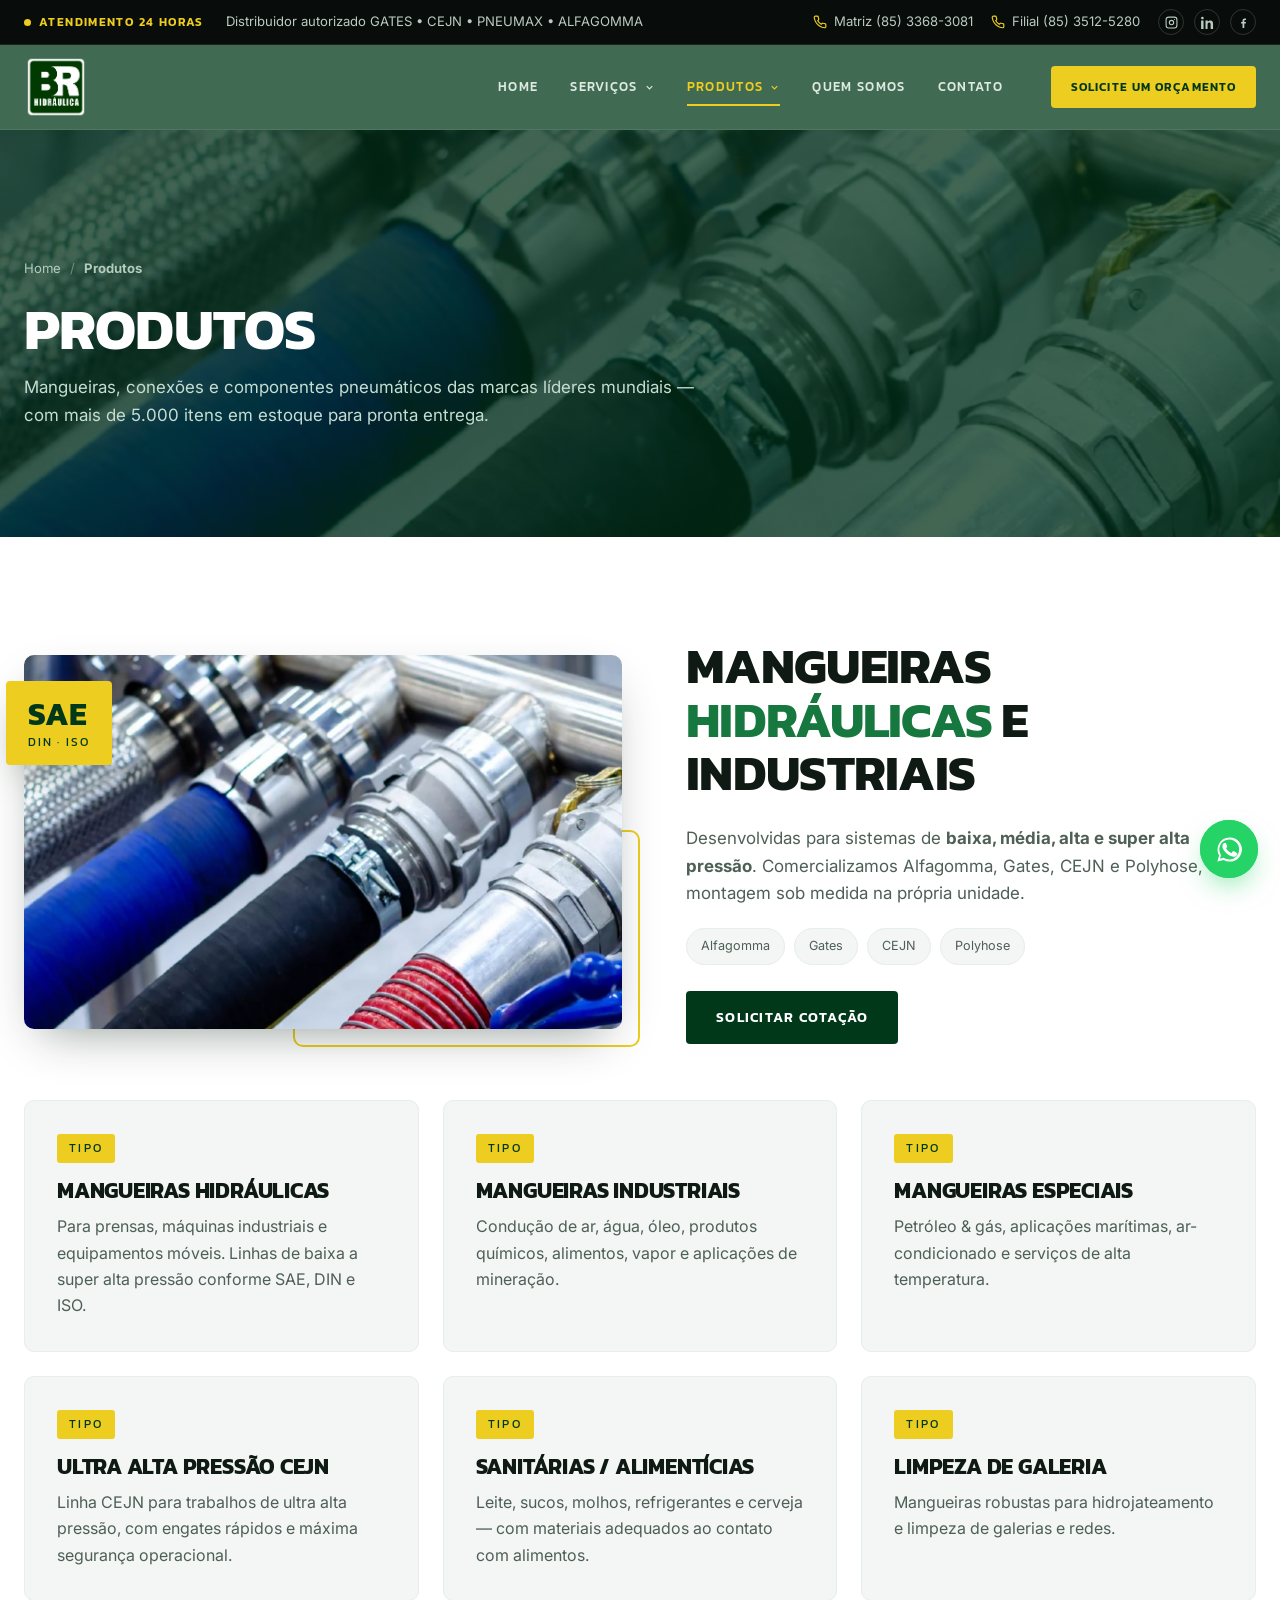
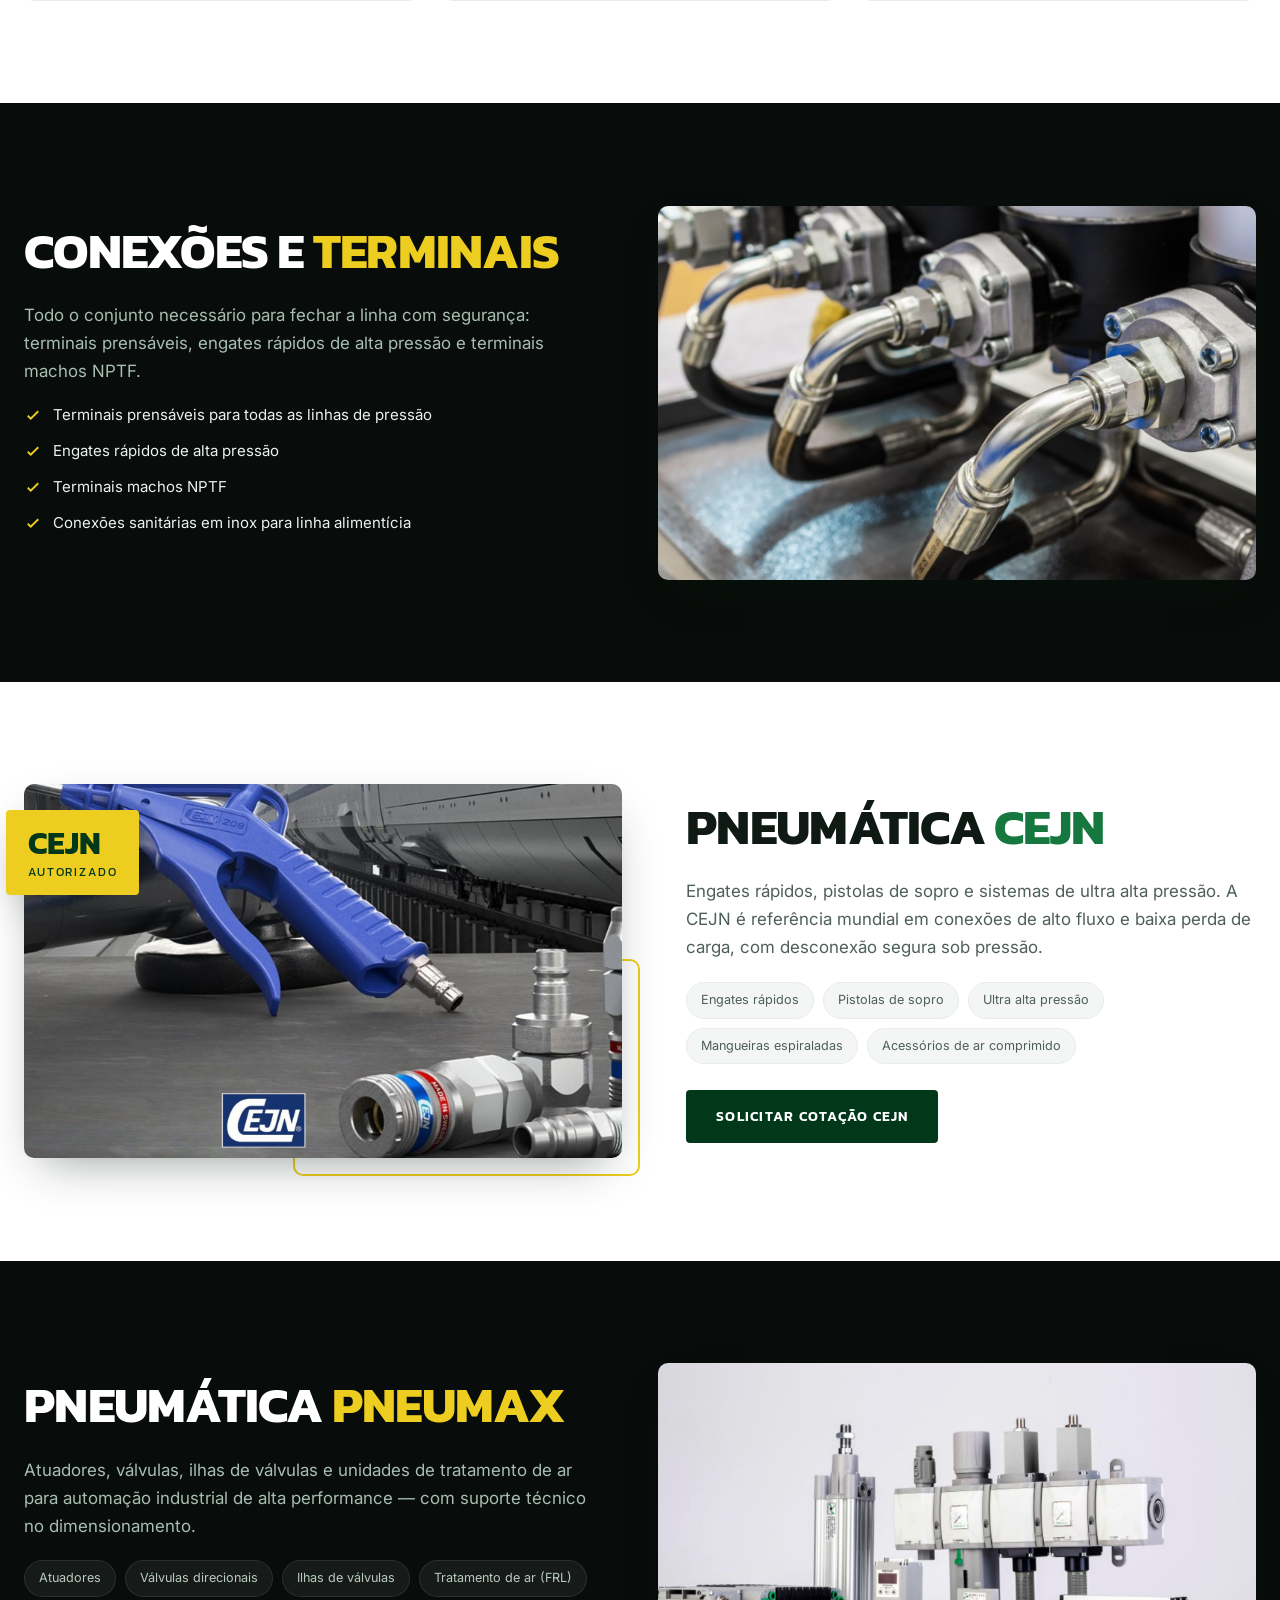
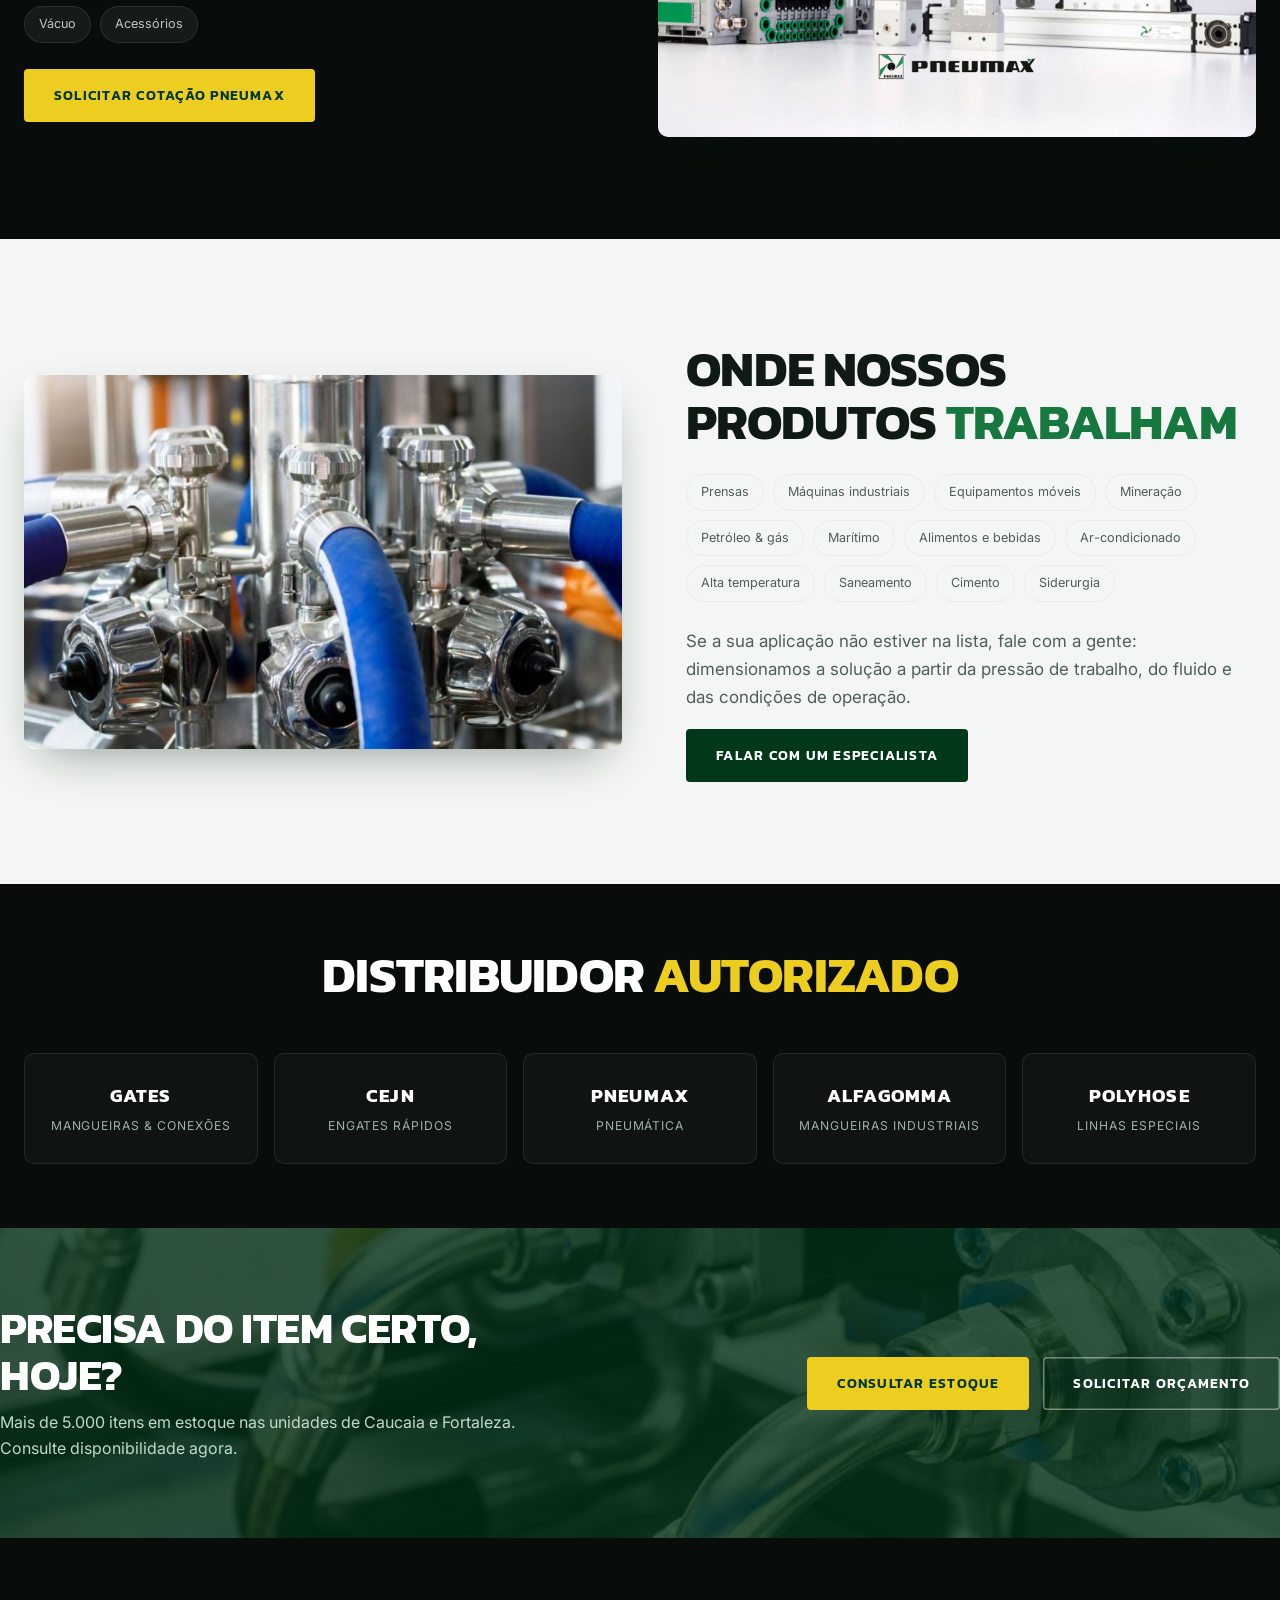
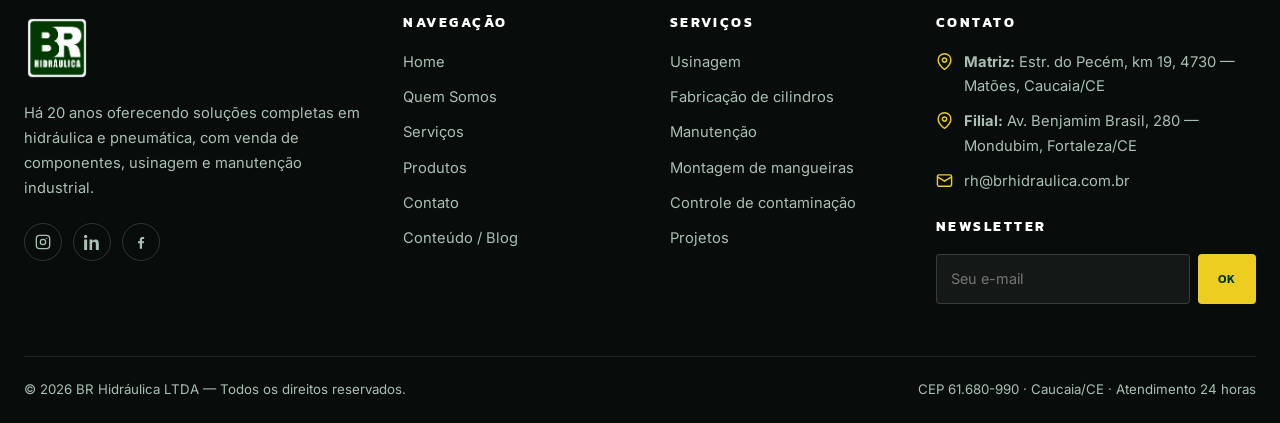
<file: produtos.html>
<!DOCTYPE html>
<html lang="pt-BR">
<head>
<meta charset="utf-8">
<meta name="viewport" content="width=device-width,initial-scale=1">
<title>Produtos | Mangueiras Hidráulicas, CEJN e PNEUMAX | BR Hidráulica</title>
<meta name="description" content="Mangueiras hidráulicas, industriais e especiais, conexões, engates rápidos CEJN e componentes pneumáticos PNEUMAX. Distribuidor autorizado no Ceará.">
<meta name="theme-color" content="#02381A">
<link rel="icon" href="assets/img/logo-icon.jpg">
<link rel="preconnect" href="https://fonts.googleapis.com">
<link rel="preconnect" href="https://fonts.gstatic.com" crossorigin>
<link href="https://fonts.googleapis.com/css2?family=Kanit:wght@400;500;600;700&family=Inter:wght@400;500;600&display=swap" rel="stylesheet">
<link rel="stylesheet" href="assets/css/style.css">
<noscript><style>[data-reveal]{opacity:1!important;transform:none!important}.svc p{max-height:220px!important;opacity:1!important}.tabpanel{display:block!important}</style></noscript>
</head>
<body>

<div class="progressbar"></div>

<!-- ================= TOPBAR ================= -->
<div class="topbar">
  <div class="wrap topbar__in">
    <div class="topbar__left">
      <span class="topbar__tag"><span class="dot"></span> Atendimento 24 horas</span>
      <span class="topbar__phone topbar__brands">Distribuidor autorizado GATES • CEJN • PNEUMAX • ALFAGOMMA</span>
    </div>
    <div class="topbar__right">
      <a class="topbar__phone" href="tel:+558533683081">
        <svg viewBox="0 0 24 24" fill="none" stroke="currentColor" stroke-width="2"><path d="M22 16.9v3a2 2 0 0 1-2.2 2 19.8 19.8 0 0 1-8.6-3.1 19.5 19.5 0 0 1-6-6A19.8 19.8 0 0 1 2.1 4.2 2 2 0 0 1 4.1 2h3a2 2 0 0 1 2 1.7c.1 1 .4 1.9.7 2.8a2 2 0 0 1-.5 2.1L8.1 9.9a16 16 0 0 0 6 6l1.3-1.3a2 2 0 0 1 2.1-.4c.9.3 1.8.6 2.8.7a2 2 0 0 1 1.7 2z"/></svg>
        Matriz (85) 3368-3081
      </a>
      <a class="topbar__phone" href="tel:+558535125280">
        <svg viewBox="0 0 24 24" fill="none" stroke="currentColor" stroke-width="2"><path d="M22 16.9v3a2 2 0 0 1-2.2 2 19.8 19.8 0 0 1-8.6-3.1 19.5 19.5 0 0 1-6-6A19.8 19.8 0 0 1 2.1 4.2 2 2 0 0 1 4.1 2h3a2 2 0 0 1 2 1.7c.1 1 .4 1.9.7 2.8a2 2 0 0 1-.5 2.1L8.1 9.9a16 16 0 0 0 6 6l1.3-1.3a2 2 0 0 1 2.1-.4c.9.3 1.8.6 2.8.7a2 2 0 0 1 1.7 2z"/></svg>
        Filial (85) 3512-5280
      </a>
      <div class="topbar__social">
        <a href="https://www.instagram.com/brhidraulica" target="_blank" rel="noopener" aria-label="Instagram"><svg viewBox="0 0 24 24" fill="none" stroke="currentColor" stroke-width="2"><rect x="2" y="2" width="20" height="20" rx="5"/><circle cx="12" cy="12" r="4"/><circle cx="17.5" cy="6.5" r="1" fill="currentColor" stroke="none"/></svg></a>
        <a href="https://www.linkedin.com/company/brhidraulica" target="_blank" rel="noopener" aria-label="LinkedIn"><svg viewBox="0 0 24 24" fill="currentColor"><path d="M4.98 3.5A2.5 2.5 0 1 1 0 3.5a2.5 2.5 0 0 1 4.98 0zM.2 8.4h4.5V24H.2zM8.3 8.4h4.3v2.1h.06c.6-1.1 2.06-2.3 4.24-2.3 4.53 0 5.37 2.98 5.37 6.86V24h-4.5v-7.9c0-1.88-.03-4.3-2.62-4.3-2.62 0-3.02 2.05-3.02 4.16V24H8.3z"/></svg></a>
        <a href="https://www.facebook.com/brhidraulica" target="_blank" rel="noopener" aria-label="Facebook"><svg viewBox="0 0 24 24" fill="currentColor"><path d="M13.5 22v-8h2.7l.4-3.1h-3.1V8.9c0-.9.25-1.5 1.55-1.5h1.65V4.6c-.3 0-1.3-.13-2.45-.13-2.42 0-4.07 1.48-4.07 4.19v2.24H7.5V14h2.68v8z"/></svg></a>
      </div>
    </div>
  </div>
</div>

<!-- ================= HEADER ================= -->
<header class="header">
  <div class="wrap wrap-lg header__in">
    <a class="brand" href="index.html">
      <img src="assets/img/logo-br-hidraulica.png" alt="BR Hidráulica">
    </a>

    <nav class="nav">
      <div class="nav__item"><a class="nav__link" href="index.html">Home</a></div>

      <div class="nav__item nav__item--has">
        <a class="nav__link" href="servicos.html">Serviços
          <svg class="chev" viewBox="0 0 24 24" fill="none" stroke="currentColor" stroke-width="2.5"><path d="m6 9 6 6 6-6"/></svg>
        </a>
        <div class="mega">
          <a class="mega__link" href="servicos.html#usinagem">
            <i class="mega__ico"><svg viewBox="0 0 24 24" fill="none" stroke="currentColor" stroke-width="2"><circle cx="12" cy="12" r="3"/><path d="M19.4 15a1.7 1.7 0 0 0 .3 1.9l.1.1a2 2 0 1 1-2.8 2.8l-.1-.1a1.7 1.7 0 0 0-1.9-.3 1.7 1.7 0 0 0-1 1.5V21a2 2 0 1 1-4 0v-.1A1.7 1.7 0 0 0 8.9 19a1.7 1.7 0 0 0-1.9.3l-.1.1a2 2 0 1 1-2.8-2.8l.1-.1a1.7 1.7 0 0 0 .3-1.9 1.7 1.7 0 0 0-1.5-1H3a2 2 0 1 1 0-4h.1A1.7 1.7 0 0 0 5 8.9a1.7 1.7 0 0 0-.3-1.9l-.1-.1a2 2 0 1 1 2.8-2.8l.1.1a1.7 1.7 0 0 0 1.9.3H9.5a1.7 1.7 0 0 0 1-1.5V3a2 2 0 1 1 4 0v.1a1.7 1.7 0 0 0 1 1.5 1.7 1.7 0 0 0 1.9-.3l.1-.1a2 2 0 1 1 2.8 2.8l-.1.1a1.7 1.7 0 0 0-.3 1.9v.1a1.7 1.7 0 0 0 1.5 1H21a2 2 0 1 1 0 4h-.1a1.7 1.7 0 0 0-1.5 1z"/></svg></i>
            <span><b class="mega__t">Usinagem</b><span class="mega__d">Precisão dimensional e acabamento de alto padrão</span></span>
          </a>
          <a class="mega__link" href="servicos.html#cilindros">
            <i class="mega__ico"><svg viewBox="0 0 24 24" fill="none" stroke="currentColor" stroke-width="2"><rect x="2" y="8" width="14" height="8" rx="2"/><path d="M16 12h6M18 9v6"/></svg></i>
            <span><b class="mega__t">Fabricação de Cilindros</b><span class="mega__d">Cilindros hidráulicos e pneumáticos sob medida</span></span>
          </a>
          <a class="mega__link" href="servicos.html#manutencao">
            <i class="mega__ico"><svg viewBox="0 0 24 24" fill="none" stroke="currentColor" stroke-width="2"><path d="M14.7 6.3a4 4 0 0 0 5 5l-9.4 9.4a2.8 2.8 0 0 1-4-4z"/><path d="m18 2 4 4-2.5 2.5-4-4z"/></svg></i>
            <span><b class="mega__t">Manutenção</b><span class="mega__d">Preventiva e corretiva em sistemas hidráulicos</span></span>
          </a>
          <a class="mega__link" href="servicos.html#montagem">
            <i class="mega__ico"><svg viewBox="0 0 24 24" fill="none" stroke="currentColor" stroke-width="2"><path d="M3 7h4a5 5 0 0 1 5 5 5 5 0 0 0 5 5h4"/><rect x="1" y="4" width="4" height="6" rx="1"/><rect x="19" y="14" width="4" height="6" rx="1"/></svg></i>
            <span><b class="mega__t">Montagem de Mangueiras</b><span class="mega__d">Baixa, média, alta e super alta pressão</span></span>
          </a>
          <a class="mega__link" href="servicos.html#contaminacao">
            <i class="mega__ico"><svg viewBox="0 0 24 24" fill="none" stroke="currentColor" stroke-width="2"><path d="M12 2.7 6.7 8a7.5 7.5 0 1 0 10.6 0z"/></svg></i>
            <span><b class="mega__t">Controle de Contaminação</b><span class="mega__d">Análise, filtragem e controle do óleo hidráulico</span></span>
          </a>
          <a class="mega__link" href="servicos.html#projetos">
            <i class="mega__ico"><svg viewBox="0 0 24 24" fill="none" stroke="currentColor" stroke-width="2"><path d="M3 3h18v18H3z"/><path d="M3 9h18M9 21V9"/></svg></i>
            <span><b class="mega__t">Projetos</b><span class="mega__d">Engenharia aplicada e integração de sistemas</span></span>
          </a>
        </div>
      </div>

      <div class="nav__item nav__item--has">
        <a class="nav__link" href="produtos.html">Produtos
          <svg class="chev" viewBox="0 0 24 24" fill="none" stroke="currentColor" stroke-width="2.5"><path d="m6 9 6 6 6-6"/></svg>
        </a>
        <div class="mega mega--sm">
          <a class="mega__link" href="produtos.html#mangueiras">
            <i class="mega__ico"><svg viewBox="0 0 24 24" fill="none" stroke="currentColor" stroke-width="2"><path d="M4 20c0-8 4-12 8-12s8 2 8 8"/><circle cx="4" cy="20" r="2"/><circle cx="20" cy="16" r="2"/></svg></i>
            <span><b class="mega__t">Mangueiras Hidráulicas</b><span class="mega__d">GATES, Alfagomma, Polyhose e CEJN</span></span>
          </a>
          <a class="mega__link" href="produtos.html#cejn">
            <i class="mega__ico"><svg viewBox="0 0 24 24" fill="none" stroke="currentColor" stroke-width="2"><path d="M12 2v6M5 8h14l-2 12H7z"/></svg></i>
            <span><b class="mega__t">Pneumática CEJN</b><span class="mega__d">Engates rápidos e ultra alta pressão</span></span>
          </a>
          <a class="mega__link" href="produtos.html#pneumax">
            <i class="mega__ico"><svg viewBox="0 0 24 24" fill="none" stroke="currentColor" stroke-width="2"><rect x="2" y="6" width="20" height="12" rx="2"/><path d="M8 6v12M16 6v12"/></svg></i>
            <span><b class="mega__t">Pneumática PNEUMAX</b><span class="mega__d">Atuadores, válvulas e tratamento de ar</span></span>
          </a>
        </div>
      </div>

      <div class="nav__item"><a class="nav__link" href="quem-somos.html">Quem Somos</a></div>
      <div class="nav__item"><a class="nav__link" href="contato.html">Contato</a></div>
    </nav>

    <a class="btn btn--sm header__cta" href="contato.html">Solicite um orçamento</a>

    <button class="burger" aria-label="Abrir menu"><span></span><span></span><span></span></button>
  </div>
</header>

<!-- ================= DRAWER MOBILE ================= -->
<div class="scrim"></div>
<aside class="drawer" aria-label="Menu">
  <div class="drawer__head">
    <img src="assets/img/logo-br-hidraulica.png" alt="BR Hidráulica">
    <button class="drawer__close" aria-label="Fechar">&times;</button>
  </div>
  <a href="index.html">Home</a>
  <a href="servicos.html">Serviços</a>
  <div class="sub">
    <a href="servicos.html#usinagem">Usinagem</a>
    <a href="servicos.html#cilindros">Fabricação de Cilindros</a>
    <a href="servicos.html#manutencao">Manutenção</a>
    <a href="servicos.html#montagem">Montagem de Mangueiras</a>
    <a href="servicos.html#contaminacao">Controle de Contaminação</a>
    <a href="servicos.html#projetos">Projetos</a>
  </div>
  <a href="produtos.html">Produtos</a>
  <a href="quem-somos.html">Quem Somos</a>
  <a href="contato.html">Contato</a>
  <a class="btn btn--wide" href="https://wa.me/5585989568914" target="_blank" rel="noopener">Falar no WhatsApp</a>
</aside>


<!-- ================= PAGE HERO ================= -->
<section class="phero">
  <img src="assets/img/produto-mangueiras.jpg" alt="">
  <div class="wrap phero__in">
    <nav class="crumbs"><a href="index.html">Home</a><span>/</span><b>Produtos</b></nav>
    <h1>Produtos</h1>
    <p class="sec-lead" style="color:#C6DDD1">Mangueiras, conexões e componentes pneumáticos das marcas líderes mundiais — com mais de 5.000 itens em estoque para pronta entrega.</p>
  </div>
</section>

<!-- ================= MANGUEIRAS ================= -->
<section class="sec" id="mangueiras">
  <div class="wrap">
    <div class="about">
      <div class="about__media" data-reveal="left">
        <div class="frame"><img src="assets/img/produto-mangueiras.jpg" alt="Mangueiras hidráulicas" loading="lazy"></div>
        <div class="about__badge"><b>SAE</b><small>DIN · ISO</small></div>
      </div>
      <div data-reveal="right">
        
        <h2 class="sec-title">Mangueiras <em>hidráulicas</em> e industriais</h2>
        <p class="sec-lead">Desenvolvidas para sistemas de <strong>baixa, média, alta e super alta pressão</strong>. Comercializamos Alfagomma, Gates, CEJN e Polyhose, com montagem sob medida na própria unidade.</p>
        <div class="chips">
          <span class="chip">Alfagomma</span><span class="chip">Gates</span><span class="chip">CEJN</span><span class="chip">Polyhose</span>
        </div>
        <a class="btn btn--dark" href="contato.html">Solicitar cotação</a>
      </div>
    </div>

    <div class="svc-grid" style="margin-top:56px">
      <div class="unit" style="border-color:var(--paper-3);background:var(--paper-2)" data-reveal="zoom">
        <span class="unit__tag">Tipo</span>
        <h3 style="color:var(--text)">Mangueiras hidráulicas</h3>
        <p style="color:var(--text-2);margin:0">Para prensas, máquinas industriais e equipamentos móveis. Linhas de baixa a super alta pressão conforme SAE, DIN e ISO.</p>
      </div>
      <div class="unit" style="border-color:var(--paper-3);background:var(--paper-2)" data-reveal="zoom" data-delay="70">
        <span class="unit__tag">Tipo</span>
        <h3 style="color:var(--text)">Mangueiras industriais</h3>
        <p style="color:var(--text-2);margin:0">Condução de ar, água, óleo, produtos químicos, alimentos, vapor e aplicações de mineração.</p>
      </div>
      <div class="unit" style="border-color:var(--paper-3);background:var(--paper-2)" data-reveal="zoom" data-delay="140">
        <span class="unit__tag">Tipo</span>
        <h3 style="color:var(--text)">Mangueiras especiais</h3>
        <p style="color:var(--text-2);margin:0">Petróleo &amp; gás, aplicações marítimas, ar-condicionado e serviços de alta temperatura.</p>
      </div>
      <div class="unit" style="border-color:var(--paper-3);background:var(--paper-2)" data-reveal="zoom">
        <span class="unit__tag">Tipo</span>
        <h3 style="color:var(--text)">Ultra alta pressão CEJN</h3>
        <p style="color:var(--text-2);margin:0">Linha CEJN para trabalhos de ultra alta pressão, com engates rápidos e máxima segurança operacional.</p>
      </div>
      <div class="unit" style="border-color:var(--paper-3);background:var(--paper-2)" data-reveal="zoom" data-delay="70">
        <span class="unit__tag">Tipo</span>
        <h3 style="color:var(--text)">Sanitárias / alimentícias</h3>
        <p style="color:var(--text-2);margin:0">Leite, sucos, molhos, refrigerantes e cerveja — com materiais adequados ao contato com alimentos.</p>
      </div>
      <div class="unit" style="border-color:var(--paper-3);background:var(--paper-2)" data-reveal="zoom" data-delay="140">
        <span class="unit__tag">Tipo</span>
        <h3 style="color:var(--text)">Limpeza de galeria</h3>
        <p style="color:var(--text-2);margin:0">Mangueiras robustas para hidrojateamento e limpeza de galerias e redes.</p>
      </div>
    </div>
  </div>
</section>

<!-- ================= CONEXÕES ================= -->
<section class="sec dark">
  <div class="wrap">
    <div class="about about--rev">
      <div data-reveal="left">
        
        <h2 class="sec-title">Conexões e <em>terminais</em></h2>
        <p class="sec-lead">Todo o conjunto necessário para fechar a linha com segurança: terminais prensáveis, engates rápidos de alta pressão e terminais machos NPTF.</p>
        <ul class="speclist">
          <li><svg viewBox="0 0 24 24" fill="none" stroke="currentColor" stroke-width="2.5"><path d="m5 13 4 4L19 7"/></svg><span>Terminais prensáveis para todas as linhas de pressão</span></li>
          <li><svg viewBox="0 0 24 24" fill="none" stroke="currentColor" stroke-width="2.5"><path d="m5 13 4 4L19 7"/></svg><span>Engates rápidos de alta pressão</span></li>
          <li><svg viewBox="0 0 24 24" fill="none" stroke="currentColor" stroke-width="2.5"><path d="m5 13 4 4L19 7"/></svg><span>Terminais machos NPTF</span></li>
          <li><svg viewBox="0 0 24 24" fill="none" stroke="currentColor" stroke-width="2.5"><path d="m5 13 4 4L19 7"/></svg><span>Conexões sanitárias em inox para linha alimentícia</span></li>
        </ul>
      </div>
      <div class="about__media" data-reveal="right">
        <div class="frame"><img src="assets/img/produto-conexoes.jpg" alt="Conexões e terminais hidráulicos" loading="lazy"></div>
      </div>
    </div>
  </div>
</section>

<!-- ================= CEJN ================= -->
<section class="sec" id="cejn">
  <div class="wrap">
    <div class="about">
      <div class="about__media" data-reveal="left">
        <div class="frame"><img src="assets/img/produto-cejn.jpg" alt="Pneumática CEJN" loading="lazy"></div>
        <div class="about__badge"><b>CEJN</b><small>autorizado</small></div>
      </div>
      <div data-reveal="right">
        
        <h2 class="sec-title">Pneumática <em>CEJN</em></h2>
        <p class="sec-lead">Engates rápidos, pistolas de sopro e sistemas de ultra alta pressão. A CEJN é referência mundial em conexões de alto fluxo e baixa perda de carga, com desconexão segura sob pressão.</p>
        <div class="chips">
          <span class="chip">Engates rápidos</span><span class="chip">Pistolas de sopro</span><span class="chip">Ultra alta pressão</span><span class="chip">Mangueiras espiraladas</span><span class="chip">Acessórios de ar comprimido</span>
        </div>
        <a class="btn btn--dark" href="contato.html">Solicitar cotação CEJN</a>
      </div>
    </div>
  </div>
</section>

<!-- ================= PNEUMAX ================= -->
<section class="sec dark" id="pneumax">
  <div class="wrap">
    <div class="about about--rev">
      <div data-reveal="left">
        
        <h2 class="sec-title">Pneumática <em>PNEUMAX</em></h2>
        <p class="sec-lead">Atuadores, válvulas, ilhas de válvulas e unidades de tratamento de ar para automação industrial de alta performance — com suporte técnico no dimensionamento.</p>
        <div class="chips">
          <span class="chip">Atuadores</span><span class="chip">Válvulas direcionais</span><span class="chip">Ilhas de válvulas</span><span class="chip">Tratamento de ar (FRL)</span><span class="chip">Vácuo</span><span class="chip">Acessórios</span>
        </div>
        <a class="btn" href="contato.html">Solicitar cotação PNEUMAX</a>
      </div>
      <div class="about__media" data-reveal="right">
        <div class="frame"><img src="assets/img/produto-pneumax.jpg" alt="Componentes pneumáticos PNEUMAX" loading="lazy"></div>
      </div>
    </div>
  </div>
</section>

<!-- ================= SANITÁRIAS ================= -->
<section class="sec soft">
  <div class="wrap">
    <div class="about">
      <div class="about__media" data-reveal="left">
        <div class="frame"><img src="assets/img/produto-sanitarias.jpg" alt="Linha sanitária em inox" loading="lazy"></div>
      </div>
      <div data-reveal="right">
        
        <h2 class="sec-title">Onde nossos produtos <em>trabalham</em></h2>
        <div class="chips" style="margin-top:0">
          <span class="chip">Prensas</span><span class="chip">Máquinas industriais</span><span class="chip">Equipamentos móveis</span>
          <span class="chip">Mineração</span><span class="chip">Petróleo &amp; gás</span><span class="chip">Marítimo</span>
          <span class="chip">Alimentos e bebidas</span><span class="chip">Ar-condicionado</span><span class="chip">Alta temperatura</span>
          <span class="chip">Saneamento</span><span class="chip">Cimento</span><span class="chip">Siderurgia</span>
        </div>
        <p class="sec-lead">Se a sua aplicação não estiver na lista, fale com a gente: dimensionamos a solução a partir da pressão de trabalho, do fluido e das condições de operação.</p>
        <a class="btn btn--dark" href="contato.html">Falar com um especialista</a>
      </div>
    </div>
  </div>
</section>

<!-- ================= MARCAS ================= -->
<section class="sec sec--tight dark">
  <div class="wrap">
    <div class="sec-head sec-head--center" data-reveal>
      
      <h2 class="sec-title">Distribuidor <em>autorizado</em></h2>
    </div>
    <div class="brands">
      <div class="brandcard" data-reveal="zoom"><b>GATES</b><span>Mangueiras &amp; conexões</span></div>
      <div class="brandcard" data-reveal="zoom" data-delay="70"><b>CEJN</b><span>Engates rápidos</span></div>
      <div class="brandcard" data-reveal="zoom" data-delay="140"><b>PNEUMAX</b><span>Pneumática</span></div>
      <div class="brandcard" data-reveal="zoom" data-delay="210"><b>ALFAGOMMA</b><span>Mangueiras industriais</span></div>
      <div class="brandcard" data-reveal="zoom" data-delay="280"><b>POLYHOSE</b><span>Linhas especiais</span></div>
    </div>
  </div>
</section>

<!-- ================= CTA ================= -->
<section class="cta">
  <img src="assets/img/produto-conexoes.jpg" alt="" loading="lazy">
  <div class="wrap cta__in">
    <div data-reveal="left">
      <h2>Precisa do item certo, hoje?</h2>
      <p>Mais de 5.000 itens em estoque nas unidades de Caucaia e Fortaleza. Consulte disponibilidade agora.</p>
    </div>
    <div class="hero__acts" data-reveal="right">
      <a class="btn" href="https://wa.me/5585989568914" target="_blank" rel="noopener">Consultar estoque</a>
      <a class="btn btn--ghost" href="contato.html">Solicitar orçamento</a>
    </div>
  </div>
</section>

<!-- ================= FOOTER ================= -->
<footer class="footer">
  <div class="wrap">
    <div class="footer__top">
      <div>
        <img class="footer__logo" src="assets/img/logo-br-hidraulica.png" alt="BR Hidráulica">
        <p>Há 20 anos oferecendo soluções completas em hidráulica e pneumática, com venda de componentes, usinagem e manutenção industrial.</p>
        <div class="footer__social">
          <a href="https://www.instagram.com/brhidraulica" target="_blank" rel="noopener" aria-label="Instagram"><svg viewBox="0 0 24 24" fill="none" stroke="currentColor" stroke-width="2"><rect x="2" y="2" width="20" height="20" rx="5"/><circle cx="12" cy="12" r="4"/><circle cx="17.5" cy="6.5" r="1" fill="currentColor" stroke="none"/></svg></a>
          <a href="https://www.linkedin.com/company/brhidraulica" target="_blank" rel="noopener" aria-label="LinkedIn"><svg viewBox="0 0 24 24" fill="currentColor"><path d="M4.98 3.5A2.5 2.5 0 1 1 0 3.5a2.5 2.5 0 0 1 4.98 0zM.2 8.4h4.5V24H.2zM8.3 8.4h4.3v2.1h.06c.6-1.1 2.06-2.3 4.24-2.3 4.53 0 5.37 2.98 5.37 6.86V24h-4.5v-7.9c0-1.88-.03-4.3-2.62-4.3-2.62 0-3.02 2.05-3.02 4.16V24H8.3z"/></svg></a>
          <a href="https://www.facebook.com/brhidraulica" target="_blank" rel="noopener" aria-label="Facebook"><svg viewBox="0 0 24 24" fill="currentColor"><path d="M13.5 22v-8h2.7l.4-3.1h-3.1V8.9c0-.9.25-1.5 1.55-1.5h1.65V4.6c-.3 0-1.3-.13-2.45-.13-2.42 0-4.07 1.48-4.07 4.19v2.24H7.5V14h2.68v8z"/></svg></a>
        </div>
      </div>

      <div class="footer__links">
        <h4>Navegação</h4>
        <ul>
          <li><a href="index.html">Home</a></li>
          <li><a href="quem-somos.html">Quem Somos</a></li>
          <li><a href="servicos.html">Serviços</a></li>
          <li><a href="produtos.html">Produtos</a></li>
          <li><a href="contato.html">Contato</a></li>
          <li><a href="https://www.brhidraulica.com.br/blog" target="_blank" rel="noopener">Conteúdo / Blog</a></li>
        </ul>
      </div>

      <div class="footer__links">
        <h4>Serviços</h4>
        <ul>
          <li><a href="servicos.html#usinagem">Usinagem</a></li>
          <li><a href="servicos.html#cilindros">Fabricação de cilindros</a></li>
          <li><a href="servicos.html#manutencao">Manutenção</a></li>
          <li><a href="servicos.html#montagem">Montagem de mangueiras</a></li>
          <li><a href="servicos.html#contaminacao">Controle de contaminação</a></li>
          <li><a href="servicos.html#projetos">Projetos</a></li>
        </ul>
      </div>

      <div>
        <h4>Contato</h4>
        <ul class="footer__contact">
          <li><svg viewBox="0 0 24 24" fill="none" stroke="currentColor" stroke-width="2"><path d="M21 10c0 7-9 13-9 13S3 17 3 10a9 9 0 0 1 18 0z"/><circle cx="12" cy="10" r="3"/></svg><span><strong>Matriz:</strong> Estr. do Pecém, km 19, 4730 — Matões, Caucaia/CE</span></li>
          <li><svg viewBox="0 0 24 24" fill="none" stroke="currentColor" stroke-width="2"><path d="M21 10c0 7-9 13-9 13S3 17 3 10a9 9 0 0 1 18 0z"/><circle cx="12" cy="10" r="3"/></svg><span><strong>Filial:</strong> Av. Benjamim Brasil, 280 — Mondubim, Fortaleza/CE</span></li>
          <li><svg viewBox="0 0 24 24" fill="none" stroke="currentColor" stroke-width="2"><rect x="2" y="4" width="20" height="16" rx="2"/><path d="m2 7 10 6 10-6"/></svg><a href="mailto:rh@brhidraulica.com.br">rh@brhidraulica.com.br</a></li>
        </ul>
        <h4 style="margin-top:26px">Newsletter</h4>
        <form class="newsletter" onsubmit="event.preventDefault();this.reset();alert('Obrigado! Em breve entraremos em contato.');">
          <input type="email" placeholder="Seu e-mail" required aria-label="Seu e-mail">
          <button class="btn btn--sm" type="submit">OK</button>
        </form>
      </div>
    </div>

    <div class="footer__bar">
      <span>&copy; <span data-year></span> BR Hidráulica LTDA — Todos os direitos reservados.</span>
      <span>CEP 61.680-990 · Caucaia/CE · Atendimento 24 horas</span>
    </div>
  </div>
</footer>

<a class="whats" href="https://wa.me/5585989568914" target="_blank" rel="noopener" aria-label="WhatsApp">
  <svg viewBox="0 0 24 24" fill="currentColor"><path d="M17.5 14.4c-.3-.2-1.7-.9-2-1-.3-.1-.5-.1-.7.1-.2.3-.7 1-.9 1.2-.2.2-.3.2-.6.1a8.2 8.2 0 0 1-4-3.5c-.3-.5.3-.5.8-1.5.1-.2 0-.4 0-.5s-.7-1.6-.9-2.2c-.2-.5-.5-.5-.7-.5h-.6c-.2 0-.5.1-.8.4-.3.3-1 1-1 2.5s1.1 2.9 1.2 3.1c.2.2 2.2 3.3 5.3 4.6 2 .8 2.7.9 3.7.8.6-.1 1.7-.7 2-1.4.2-.7.2-1.3.2-1.4-.1-.2-.3-.2-.6-.4z"/><path d="M12 2a10 10 0 0 0-8.6 15L2 22l5.2-1.4A10 10 0 1 0 12 2zm0 18.2c-1.6 0-3.1-.4-4.4-1.2l-.3-.2-3.1.8.8-3-.2-.3a8.2 8.2 0 1 1 7.2 3.9z"/></svg>
</a>
<button class="totop" aria-label="Voltar ao topo"><svg viewBox="0 0 24 24" fill="none" stroke="currentColor" stroke-width="2.5"><path d="M12 19V5M5 12l7-7 7 7"/></svg></button>

<script src="assets/js/main.js"></script>
</body>
</html>
</file>
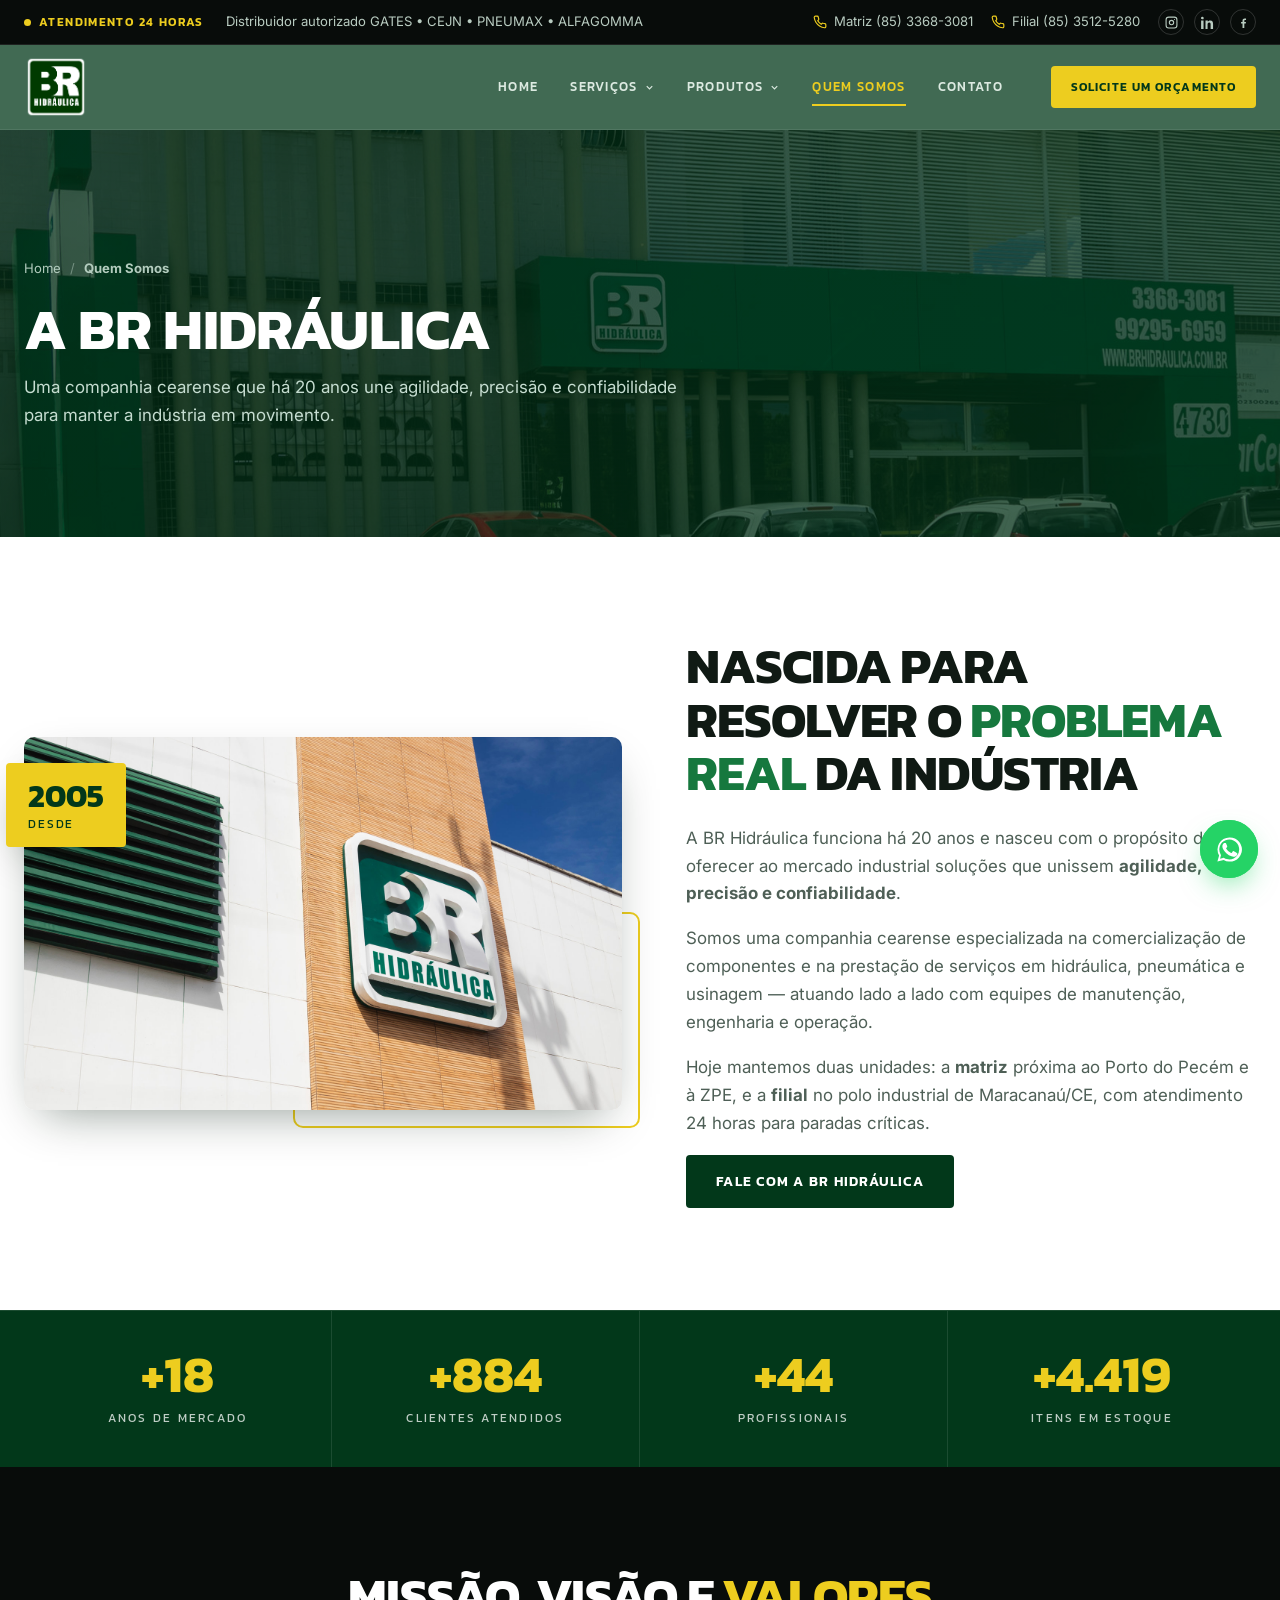
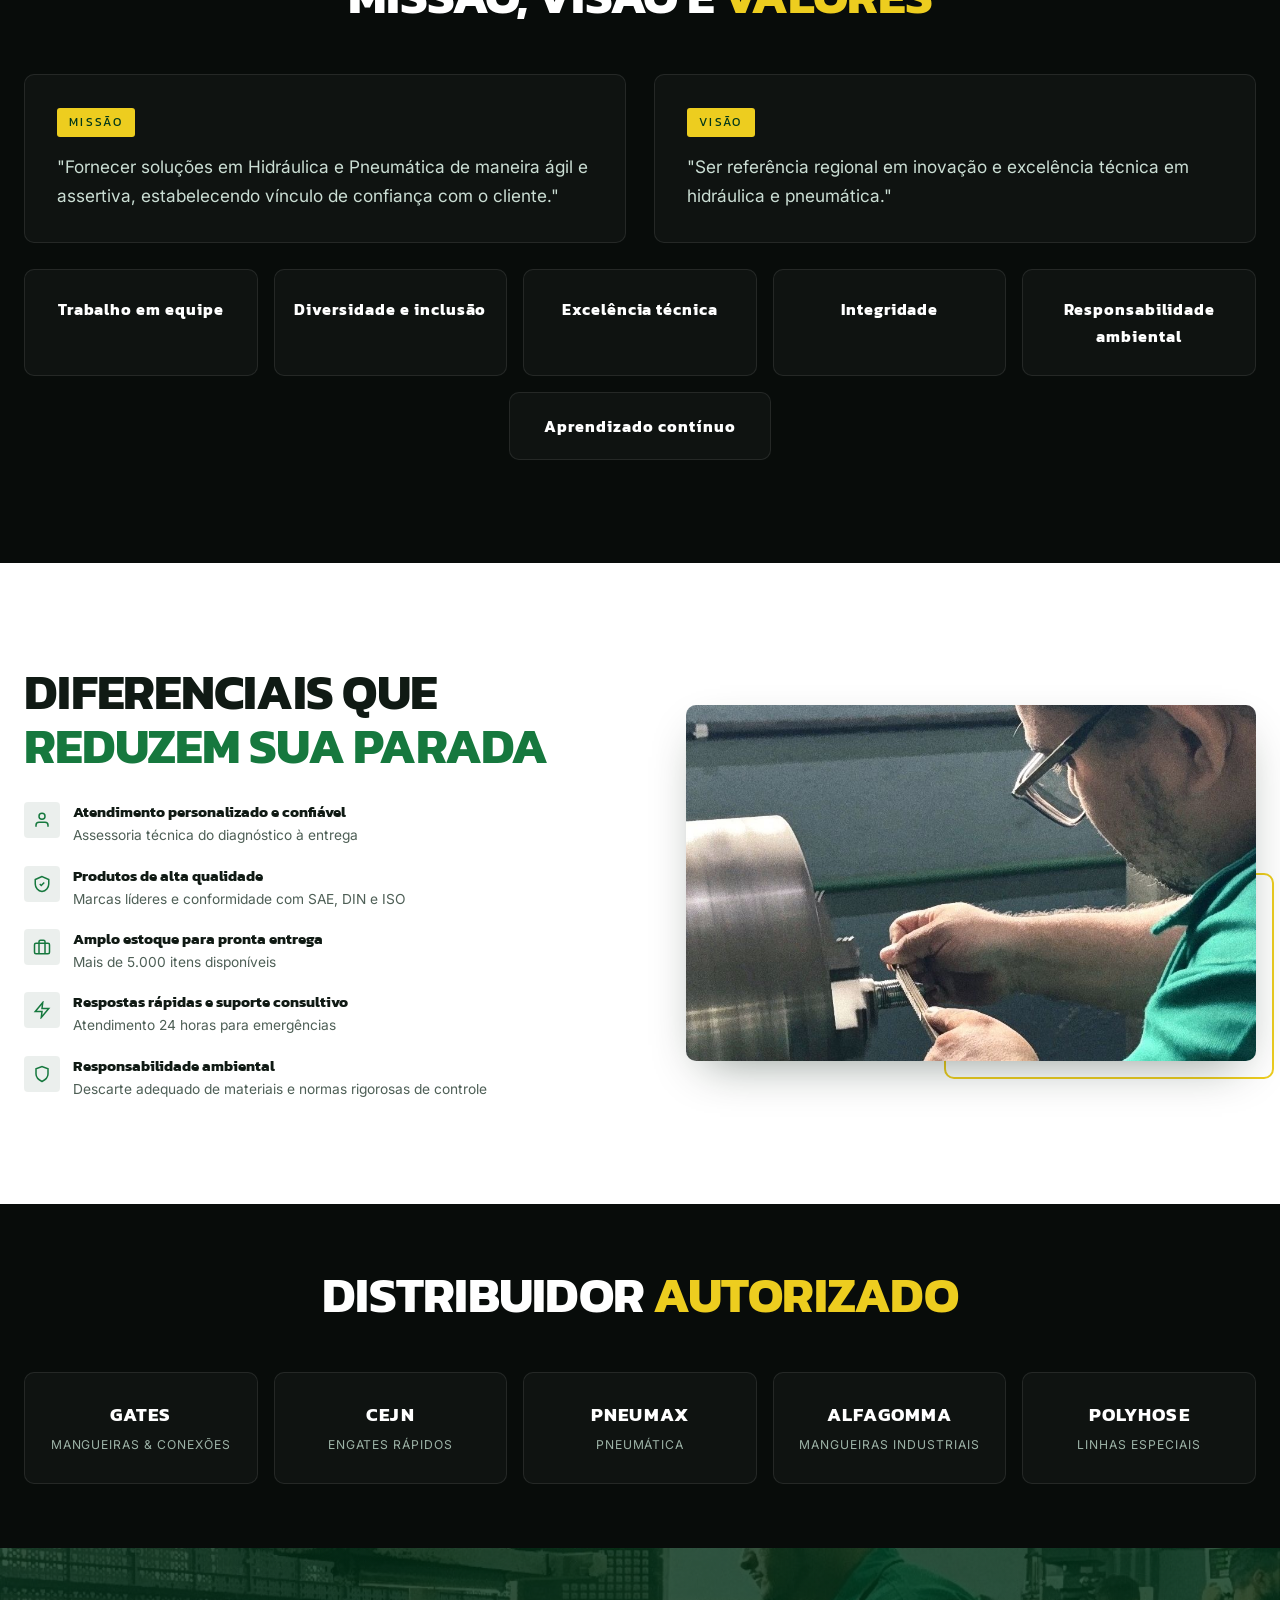
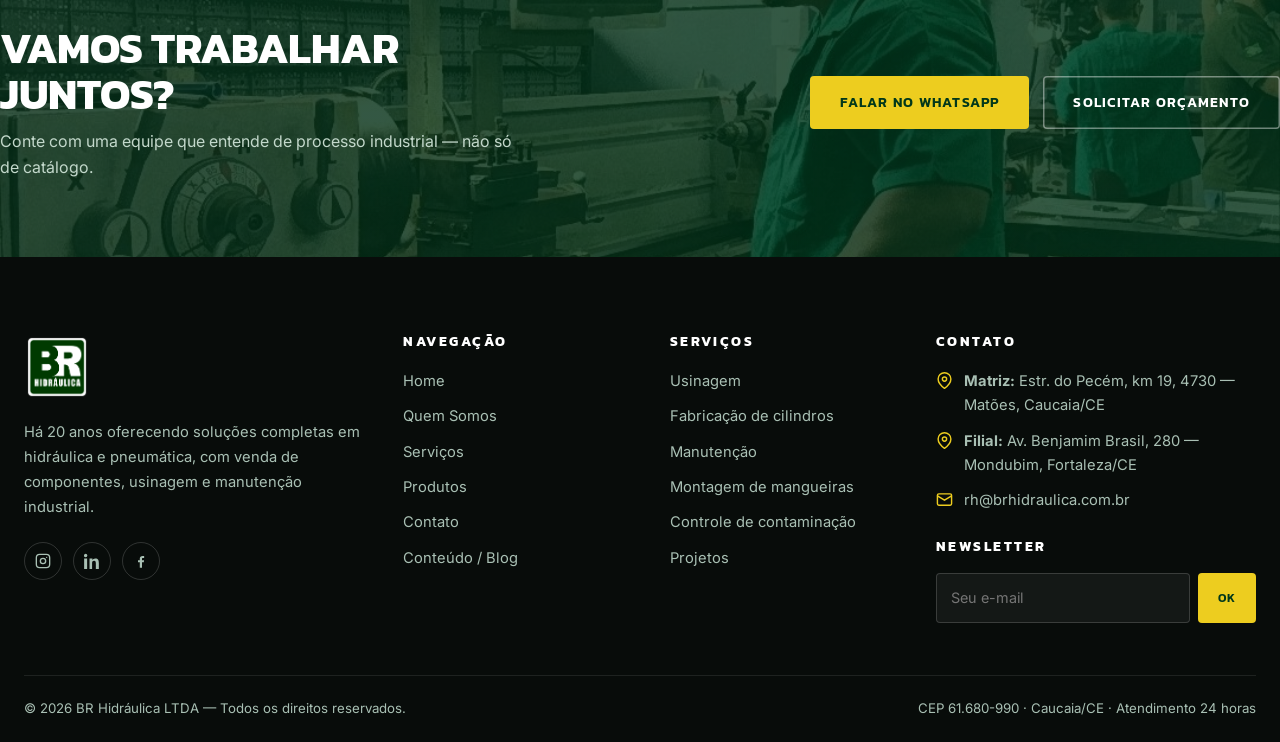
<file: quem-somos.html>
<!DOCTYPE html>
<html lang="pt-BR">
<head>
<meta charset="utf-8">
<meta name="viewport" content="width=device-width,initial-scale=1">
<title>Quem Somos | BR Hidráulica</title>
<meta name="description" content="Há 20 anos a BR Hidráulica une agilidade, precisão e confiabilidade em hidráulica, pneumática e usinagem. Conheça nossa missão, visão, valores e diferenciais.">
<meta name="theme-color" content="#02381A">
<link rel="icon" href="assets/img/logo-icon.jpg">
<link rel="preconnect" href="https://fonts.googleapis.com">
<link rel="preconnect" href="https://fonts.gstatic.com" crossorigin>
<link href="https://fonts.googleapis.com/css2?family=Kanit:wght@400;500;600;700&family=Inter:wght@400;500;600&display=swap" rel="stylesheet">
<link rel="stylesheet" href="assets/css/style.css">
<noscript><style>[data-reveal]{opacity:1!important;transform:none!important}.svc p{max-height:220px!important;opacity:1!important}.tabpanel{display:block!important}</style></noscript>
</head>
<body>

<div class="progressbar"></div>

<!-- ================= TOPBAR ================= -->
<div class="topbar">
  <div class="wrap topbar__in">
    <div class="topbar__left">
      <span class="topbar__tag"><span class="dot"></span> Atendimento 24 horas</span>
      <span class="topbar__phone topbar__brands">Distribuidor autorizado GATES • CEJN • PNEUMAX • ALFAGOMMA</span>
    </div>
    <div class="topbar__right">
      <a class="topbar__phone" href="tel:+558533683081">
        <svg viewBox="0 0 24 24" fill="none" stroke="currentColor" stroke-width="2"><path d="M22 16.9v3a2 2 0 0 1-2.2 2 19.8 19.8 0 0 1-8.6-3.1 19.5 19.5 0 0 1-6-6A19.8 19.8 0 0 1 2.1 4.2 2 2 0 0 1 4.1 2h3a2 2 0 0 1 2 1.7c.1 1 .4 1.9.7 2.8a2 2 0 0 1-.5 2.1L8.1 9.9a16 16 0 0 0 6 6l1.3-1.3a2 2 0 0 1 2.1-.4c.9.3 1.8.6 2.8.7a2 2 0 0 1 1.7 2z"/></svg>
        Matriz (85) 3368-3081
      </a>
      <a class="topbar__phone" href="tel:+558535125280">
        <svg viewBox="0 0 24 24" fill="none" stroke="currentColor" stroke-width="2"><path d="M22 16.9v3a2 2 0 0 1-2.2 2 19.8 19.8 0 0 1-8.6-3.1 19.5 19.5 0 0 1-6-6A19.8 19.8 0 0 1 2.1 4.2 2 2 0 0 1 4.1 2h3a2 2 0 0 1 2 1.7c.1 1 .4 1.9.7 2.8a2 2 0 0 1-.5 2.1L8.1 9.9a16 16 0 0 0 6 6l1.3-1.3a2 2 0 0 1 2.1-.4c.9.3 1.8.6 2.8.7a2 2 0 0 1 1.7 2z"/></svg>
        Filial (85) 3512-5280
      </a>
      <div class="topbar__social">
        <a href="https://www.instagram.com/brhidraulica" target="_blank" rel="noopener" aria-label="Instagram"><svg viewBox="0 0 24 24" fill="none" stroke="currentColor" stroke-width="2"><rect x="2" y="2" width="20" height="20" rx="5"/><circle cx="12" cy="12" r="4"/><circle cx="17.5" cy="6.5" r="1" fill="currentColor" stroke="none"/></svg></a>
        <a href="https://www.linkedin.com/company/brhidraulica" target="_blank" rel="noopener" aria-label="LinkedIn"><svg viewBox="0 0 24 24" fill="currentColor"><path d="M4.98 3.5A2.5 2.5 0 1 1 0 3.5a2.5 2.5 0 0 1 4.98 0zM.2 8.4h4.5V24H.2zM8.3 8.4h4.3v2.1h.06c.6-1.1 2.06-2.3 4.24-2.3 4.53 0 5.37 2.98 5.37 6.86V24h-4.5v-7.9c0-1.88-.03-4.3-2.62-4.3-2.62 0-3.02 2.05-3.02 4.16V24H8.3z"/></svg></a>
        <a href="https://www.facebook.com/brhidraulica" target="_blank" rel="noopener" aria-label="Facebook"><svg viewBox="0 0 24 24" fill="currentColor"><path d="M13.5 22v-8h2.7l.4-3.1h-3.1V8.9c0-.9.25-1.5 1.55-1.5h1.65V4.6c-.3 0-1.3-.13-2.45-.13-2.42 0-4.07 1.48-4.07 4.19v2.24H7.5V14h2.68v8z"/></svg></a>
      </div>
    </div>
  </div>
</div>

<!-- ================= HEADER ================= -->
<header class="header">
  <div class="wrap wrap-lg header__in">
    <a class="brand" href="index.html">
      <img src="assets/img/logo-br-hidraulica.png" alt="BR Hidráulica">
    </a>

    <nav class="nav">
      <div class="nav__item"><a class="nav__link" href="index.html">Home</a></div>

      <div class="nav__item nav__item--has">
        <a class="nav__link" href="servicos.html">Serviços
          <svg class="chev" viewBox="0 0 24 24" fill="none" stroke="currentColor" stroke-width="2.5"><path d="m6 9 6 6 6-6"/></svg>
        </a>
        <div class="mega">
          <a class="mega__link" href="servicos.html#usinagem">
            <i class="mega__ico"><svg viewBox="0 0 24 24" fill="none" stroke="currentColor" stroke-width="2"><circle cx="12" cy="12" r="3"/><path d="M19.4 15a1.7 1.7 0 0 0 .3 1.9l.1.1a2 2 0 1 1-2.8 2.8l-.1-.1a1.7 1.7 0 0 0-1.9-.3 1.7 1.7 0 0 0-1 1.5V21a2 2 0 1 1-4 0v-.1A1.7 1.7 0 0 0 8.9 19a1.7 1.7 0 0 0-1.9.3l-.1.1a2 2 0 1 1-2.8-2.8l.1-.1a1.7 1.7 0 0 0 .3-1.9 1.7 1.7 0 0 0-1.5-1H3a2 2 0 1 1 0-4h.1A1.7 1.7 0 0 0 5 8.9a1.7 1.7 0 0 0-.3-1.9l-.1-.1a2 2 0 1 1 2.8-2.8l.1.1a1.7 1.7 0 0 0 1.9.3H9.5a1.7 1.7 0 0 0 1-1.5V3a2 2 0 1 1 4 0v.1a1.7 1.7 0 0 0 1 1.5 1.7 1.7 0 0 0 1.9-.3l.1-.1a2 2 0 1 1 2.8 2.8l-.1.1a1.7 1.7 0 0 0-.3 1.9v.1a1.7 1.7 0 0 0 1.5 1H21a2 2 0 1 1 0 4h-.1a1.7 1.7 0 0 0-1.5 1z"/></svg></i>
            <span><b class="mega__t">Usinagem</b><span class="mega__d">Precisão dimensional e acabamento de alto padrão</span></span>
          </a>
          <a class="mega__link" href="servicos.html#cilindros">
            <i class="mega__ico"><svg viewBox="0 0 24 24" fill="none" stroke="currentColor" stroke-width="2"><rect x="2" y="8" width="14" height="8" rx="2"/><path d="M16 12h6M18 9v6"/></svg></i>
            <span><b class="mega__t">Fabricação de Cilindros</b><span class="mega__d">Cilindros hidráulicos e pneumáticos sob medida</span></span>
          </a>
          <a class="mega__link" href="servicos.html#manutencao">
            <i class="mega__ico"><svg viewBox="0 0 24 24" fill="none" stroke="currentColor" stroke-width="2"><path d="M14.7 6.3a4 4 0 0 0 5 5l-9.4 9.4a2.8 2.8 0 0 1-4-4z"/><path d="m18 2 4 4-2.5 2.5-4-4z"/></svg></i>
            <span><b class="mega__t">Manutenção</b><span class="mega__d">Preventiva e corretiva em sistemas hidráulicos</span></span>
          </a>
          <a class="mega__link" href="servicos.html#montagem">
            <i class="mega__ico"><svg viewBox="0 0 24 24" fill="none" stroke="currentColor" stroke-width="2"><path d="M3 7h4a5 5 0 0 1 5 5 5 5 0 0 0 5 5h4"/><rect x="1" y="4" width="4" height="6" rx="1"/><rect x="19" y="14" width="4" height="6" rx="1"/></svg></i>
            <span><b class="mega__t">Montagem de Mangueiras</b><span class="mega__d">Baixa, média, alta e super alta pressão</span></span>
          </a>
          <a class="mega__link" href="servicos.html#contaminacao">
            <i class="mega__ico"><svg viewBox="0 0 24 24" fill="none" stroke="currentColor" stroke-width="2"><path d="M12 2.7 6.7 8a7.5 7.5 0 1 0 10.6 0z"/></svg></i>
            <span><b class="mega__t">Controle de Contaminação</b><span class="mega__d">Análise, filtragem e controle do óleo hidráulico</span></span>
          </a>
          <a class="mega__link" href="servicos.html#projetos">
            <i class="mega__ico"><svg viewBox="0 0 24 24" fill="none" stroke="currentColor" stroke-width="2"><path d="M3 3h18v18H3z"/><path d="M3 9h18M9 21V9"/></svg></i>
            <span><b class="mega__t">Projetos</b><span class="mega__d">Engenharia aplicada e integração de sistemas</span></span>
          </a>
        </div>
      </div>

      <div class="nav__item nav__item--has">
        <a class="nav__link" href="produtos.html">Produtos
          <svg class="chev" viewBox="0 0 24 24" fill="none" stroke="currentColor" stroke-width="2.5"><path d="m6 9 6 6 6-6"/></svg>
        </a>
        <div class="mega mega--sm">
          <a class="mega__link" href="produtos.html#mangueiras">
            <i class="mega__ico"><svg viewBox="0 0 24 24" fill="none" stroke="currentColor" stroke-width="2"><path d="M4 20c0-8 4-12 8-12s8 2 8 8"/><circle cx="4" cy="20" r="2"/><circle cx="20" cy="16" r="2"/></svg></i>
            <span><b class="mega__t">Mangueiras Hidráulicas</b><span class="mega__d">GATES, Alfagomma, Polyhose e CEJN</span></span>
          </a>
          <a class="mega__link" href="produtos.html#cejn">
            <i class="mega__ico"><svg viewBox="0 0 24 24" fill="none" stroke="currentColor" stroke-width="2"><path d="M12 2v6M5 8h14l-2 12H7z"/></svg></i>
            <span><b class="mega__t">Pneumática CEJN</b><span class="mega__d">Engates rápidos e ultra alta pressão</span></span>
          </a>
          <a class="mega__link" href="produtos.html#pneumax">
            <i class="mega__ico"><svg viewBox="0 0 24 24" fill="none" stroke="currentColor" stroke-width="2"><rect x="2" y="6" width="20" height="12" rx="2"/><path d="M8 6v12M16 6v12"/></svg></i>
            <span><b class="mega__t">Pneumática PNEUMAX</b><span class="mega__d">Atuadores, válvulas e tratamento de ar</span></span>
          </a>
        </div>
      </div>

      <div class="nav__item"><a class="nav__link" href="quem-somos.html">Quem Somos</a></div>
      <div class="nav__item"><a class="nav__link" href="contato.html">Contato</a></div>
    </nav>

    <a class="btn btn--sm header__cta" href="contato.html">Solicite um orçamento</a>

    <button class="burger" aria-label="Abrir menu"><span></span><span></span><span></span></button>
  </div>
</header>

<!-- ================= DRAWER MOBILE ================= -->
<div class="scrim"></div>
<aside class="drawer" aria-label="Menu">
  <div class="drawer__head">
    <img src="assets/img/logo-br-hidraulica.png" alt="BR Hidráulica">
    <button class="drawer__close" aria-label="Fechar">&times;</button>
  </div>
  <a href="index.html">Home</a>
  <a href="servicos.html">Serviços</a>
  <div class="sub">
    <a href="servicos.html#usinagem">Usinagem</a>
    <a href="servicos.html#cilindros">Fabricação de Cilindros</a>
    <a href="servicos.html#manutencao">Manutenção</a>
    <a href="servicos.html#montagem">Montagem de Mangueiras</a>
    <a href="servicos.html#contaminacao">Controle de Contaminação</a>
    <a href="servicos.html#projetos">Projetos</a>
  </div>
  <a href="produtos.html">Produtos</a>
  <a href="quem-somos.html">Quem Somos</a>
  <a href="contato.html">Contato</a>
  <a class="btn btn--wide" href="https://wa.me/5585989568914" target="_blank" rel="noopener">Falar no WhatsApp</a>
</aside>


<!-- ================= PAGE HERO ================= -->
<section class="phero">
  <img src="assets/img/unidade-pecem.jpg" alt="">
  <div class="wrap phero__in">
    <nav class="crumbs"><a href="index.html">Home</a><span>/</span><b>Quem Somos</b></nav>
    <h1>A BR Hidráulica</h1>
    <p class="sec-lead" style="color:#C6DDD1">Uma companhia cearense que há 20 anos une agilidade, precisão e confiabilidade para manter a indústria em movimento.</p>
  </div>
</section>

<!-- ================= HISTÓRIA ================= -->
<section class="sec">
  <div class="wrap">
    <div class="about">
      <div class="about__media" data-reveal="left">
        <div class="frame"><img src="assets/img/hero-fachada-br.jpg" alt="Sede da BR Hidráulica" loading="lazy"></div>
        <div class="about__badge"><b>2005</b><small>desde</small></div>
      </div>
      <div data-reveal="right">
        
        <h2 class="sec-title">Nascida para resolver o <em>problema real</em> da indústria</h2>
        <p class="sec-lead">A BR Hidráulica funciona há 20 anos e nasceu com o propósito de oferecer ao mercado industrial soluções que unissem <strong>agilidade, precisão e confiabilidade</strong>.</p>
        <p class="sec-lead">Somos uma companhia cearense especializada na comercialização de componentes e na prestação de serviços em hidráulica, pneumática e usinagem — atuando lado a lado com equipes de manutenção, engenharia e operação.</p>
        <p class="sec-lead">Hoje mantemos duas unidades: a <strong>matriz</strong> próxima ao Porto do Pecém e à ZPE, e a <strong>filial</strong> no polo industrial de Maracanaú/CE, com atendimento 24 horas para paradas críticas.</p>
        <a class="btn btn--dark" href="contato.html">Fale com a BR Hidráulica</a>
      </div>
    </div>
  </div>
</section>

<!-- ================= NÚMEROS ================= -->
<section class="stats">
  <div class="wrap wrap-lg">
    <div class="stats__grid">
      <div class="stat" data-reveal><div class="stat__n" data-count="20" data-prefix="+">0</div><div class="stat__l">Anos de mercado</div></div>
      <div class="stat" data-reveal data-delay="90"><div class="stat__n" data-count="1000" data-prefix="+">0</div><div class="stat__l">Clientes atendidos</div></div>
      <div class="stat" data-reveal data-delay="180"><div class="stat__n" data-count="50" data-prefix="+">0</div><div class="stat__l">Profissionais</div></div>
      <div class="stat" data-reveal data-delay="270"><div class="stat__n" data-count="5000" data-prefix="+">0</div><div class="stat__l">Itens em estoque</div></div>
    </div>
  </div>
</section>

<!-- ================= MISSÃO / VISÃO / VALORES ================= -->
<section class="sec dark">
  <div class="wrap">
    <div class="sec-head sec-head--center" data-reveal>
      
      <h2 class="sec-title">Missão, visão e <em>valores</em></h2>
    </div>

    <div class="grid" style="grid-template-columns:repeat(2,1fr)">
      <div class="unit" data-reveal="left">
        <span class="unit__tag">Missão</span>
        <p style="font-size:1.08rem;color:#CBDED4;margin:0">"Fornecer soluções em Hidráulica e Pneumática de maneira ágil e assertiva, estabelecendo vínculo de confiança com o cliente."</p>
      </div>
      <div class="unit" data-reveal="right">
        <span class="unit__tag">Visão</span>
        <p style="font-size:1.08rem;color:#CBDED4;margin:0">"Ser referência regional em inovação e excelência técnica em hidráulica e pneumática."</p>
      </div>
    </div>

    <div class="brands" style="margin-top:26px">
      <div class="brandcard" data-reveal="zoom"><b style="font-size:1rem">Trabalho em equipe</b></div>
      <div class="brandcard" data-reveal="zoom" data-delay="60"><b style="font-size:1rem">Diversidade e inclusão</b></div>
      <div class="brandcard" data-reveal="zoom" data-delay="120"><b style="font-size:1rem">Excelência técnica</b></div>
      <div class="brandcard" data-reveal="zoom" data-delay="180"><b style="font-size:1rem">Integridade</b></div>
      <div class="brandcard" data-reveal="zoom" data-delay="240"><b style="font-size:1rem">Responsabilidade ambiental</b></div>
    </div>
    <div class="center" style="margin-top:16px">
      <div class="brandcard" data-reveal="zoom" style="display:inline-block;padding:20px 34px"><b style="font-size:1rem">Aprendizado contínuo</b></div>
    </div>
  </div>
</section>

<!-- ================= DIFERENCIAIS ================= -->
<section class="sec">
  <div class="wrap">
    <div class="about">
      <div data-reveal="left">
        
        <h2 class="sec-title">Diferenciais que <em>reduzem sua parada</em></h2>
        <div class="pillars" style="grid-template-columns:1fr">
          <div class="pillar">
            <i><svg viewBox="0 0 24 24" fill="none" stroke="currentColor" stroke-width="2"><path d="M20 21v-2a4 4 0 0 0-4-4H8a4 4 0 0 0-4 4v2"/><circle cx="12" cy="7" r="4"/></svg></i>
            <div><b>Atendimento personalizado e confiável</b><span>Assessoria técnica do diagnóstico à entrega</span></div>
          </div>
          <div class="pillar">
            <i><svg viewBox="0 0 24 24" fill="none" stroke="currentColor" stroke-width="2"><path d="M12 2 3 6v6c0 5 3.8 9.4 9 10 5.2-.6 9-5 9-10V6z"/><path d="m9 12 2 2 4-4"/></svg></i>
            <div><b>Produtos de alta qualidade</b><span>Marcas líderes e conformidade com SAE, DIN e ISO</span></div>
          </div>
          <div class="pillar">
            <i><svg viewBox="0 0 24 24" fill="none" stroke="currentColor" stroke-width="2"><rect x="2" y="7" width="20" height="14" rx="2"/><path d="M16 21V5a2 2 0 0 0-2-2h-4a2 2 0 0 0-2 2v16"/></svg></i>
            <div><b>Amplo estoque para pronta entrega</b><span>Mais de 5.000 itens disponíveis</span></div>
          </div>
          <div class="pillar">
            <i><svg viewBox="0 0 24 24" fill="none" stroke="currentColor" stroke-width="2"><path d="M13 2 3 14h9l-1 8 10-12h-9z"/></svg></i>
            <div><b>Respostas rápidas e suporte consultivo</b><span>Atendimento 24 horas para emergências</span></div>
          </div>
          <div class="pillar">
            <i><svg viewBox="0 0 24 24" fill="none" stroke="currentColor" stroke-width="2"><path d="M12 22s8-4 8-10V5l-8-3-8 3v7c0 6 8 10 8 10z"/></svg></i>
            <div><b>Responsabilidade ambiental</b><span>Descarte adequado de materiais e normas rigorosas de controle</span></div>
          </div>
        </div>
      </div>
      <div class="about__media" data-reveal="right">
        <div class="frame"><img src="assets/img/br - trabalhando.jpg" alt="Equipe técnica da BR Hidráulica em campo" loading="lazy"></div>
      </div>
    </div>
  </div>
</section>

<!-- ================= PARCERIAS ================= -->
<section class="sec sec--tight dark">
  <div class="wrap">
    <div class="sec-head sec-head--center" data-reveal>
      
      <h2 class="sec-title">Distribuidor <em>autorizado</em></h2>
    </div>
    <div class="brands">
      <div class="brandcard" data-reveal="zoom"><b>GATES</b><span>Mangueiras &amp; conexões</span></div>
      <div class="brandcard" data-reveal="zoom" data-delay="70"><b>CEJN</b><span>Engates rápidos</span></div>
      <div class="brandcard" data-reveal="zoom" data-delay="140"><b>PNEUMAX</b><span>Pneumática</span></div>
      <div class="brandcard" data-reveal="zoom" data-delay="210"><b>ALFAGOMMA</b><span>Mangueiras industriais</span></div>
      <div class="brandcard" data-reveal="zoom" data-delay="280"><b>POLYHOSE</b><span>Linhas especiais</span></div>
    </div>
  </div>
</section>

<!-- ================= CTA ================= -->
<section class="cta">
  <img src="assets/img/servico-usinagem.jpg" alt="" loading="lazy">
  <div class="wrap cta__in">
    <div data-reveal="left">
      <h2>Vamos trabalhar juntos?</h2>
      <p>Conte com uma equipe que entende de processo industrial — não só de catálogo.</p>
    </div>
    <div class="hero__acts" data-reveal="right">
      <a class="btn" href="https://wa.me/5585989568914" target="_blank" rel="noopener">Falar no WhatsApp</a>
      <a class="btn btn--ghost" href="contato.html">Solicitar orçamento</a>
    </div>
  </div>
</section>

<!-- ================= FOOTER ================= -->
<footer class="footer">
  <div class="wrap">
    <div class="footer__top">
      <div>
        <img class="footer__logo" src="assets/img/logo-br-hidraulica.png" alt="BR Hidráulica">
        <p>Há 20 anos oferecendo soluções completas em hidráulica e pneumática, com venda de componentes, usinagem e manutenção industrial.</p>
        <div class="footer__social">
          <a href="https://www.instagram.com/brhidraulica" target="_blank" rel="noopener" aria-label="Instagram"><svg viewBox="0 0 24 24" fill="none" stroke="currentColor" stroke-width="2"><rect x="2" y="2" width="20" height="20" rx="5"/><circle cx="12" cy="12" r="4"/><circle cx="17.5" cy="6.5" r="1" fill="currentColor" stroke="none"/></svg></a>
          <a href="https://www.linkedin.com/company/brhidraulica" target="_blank" rel="noopener" aria-label="LinkedIn"><svg viewBox="0 0 24 24" fill="currentColor"><path d="M4.98 3.5A2.5 2.5 0 1 1 0 3.5a2.5 2.5 0 0 1 4.98 0zM.2 8.4h4.5V24H.2zM8.3 8.4h4.3v2.1h.06c.6-1.1 2.06-2.3 4.24-2.3 4.53 0 5.37 2.98 5.37 6.86V24h-4.5v-7.9c0-1.88-.03-4.3-2.62-4.3-2.62 0-3.02 2.05-3.02 4.16V24H8.3z"/></svg></a>
          <a href="https://www.facebook.com/brhidraulica" target="_blank" rel="noopener" aria-label="Facebook"><svg viewBox="0 0 24 24" fill="currentColor"><path d="M13.5 22v-8h2.7l.4-3.1h-3.1V8.9c0-.9.25-1.5 1.55-1.5h1.65V4.6c-.3 0-1.3-.13-2.45-.13-2.42 0-4.07 1.48-4.07 4.19v2.24H7.5V14h2.68v8z"/></svg></a>
        </div>
      </div>

      <div class="footer__links">
        <h4>Navegação</h4>
        <ul>
          <li><a href="index.html">Home</a></li>
          <li><a href="quem-somos.html">Quem Somos</a></li>
          <li><a href="servicos.html">Serviços</a></li>
          <li><a href="produtos.html">Produtos</a></li>
          <li><a href="contato.html">Contato</a></li>
          <li><a href="https://www.brhidraulica.com.br/blog" target="_blank" rel="noopener">Conteúdo / Blog</a></li>
        </ul>
      </div>

      <div class="footer__links">
        <h4>Serviços</h4>
        <ul>
          <li><a href="servicos.html#usinagem">Usinagem</a></li>
          <li><a href="servicos.html#cilindros">Fabricação de cilindros</a></li>
          <li><a href="servicos.html#manutencao">Manutenção</a></li>
          <li><a href="servicos.html#montagem">Montagem de mangueiras</a></li>
          <li><a href="servicos.html#contaminacao">Controle de contaminação</a></li>
          <li><a href="servicos.html#projetos">Projetos</a></li>
        </ul>
      </div>

      <div>
        <h4>Contato</h4>
        <ul class="footer__contact">
          <li><svg viewBox="0 0 24 24" fill="none" stroke="currentColor" stroke-width="2"><path d="M21 10c0 7-9 13-9 13S3 17 3 10a9 9 0 0 1 18 0z"/><circle cx="12" cy="10" r="3"/></svg><span><strong>Matriz:</strong> Estr. do Pecém, km 19, 4730 — Matões, Caucaia/CE</span></li>
          <li><svg viewBox="0 0 24 24" fill="none" stroke="currentColor" stroke-width="2"><path d="M21 10c0 7-9 13-9 13S3 17 3 10a9 9 0 0 1 18 0z"/><circle cx="12" cy="10" r="3"/></svg><span><strong>Filial:</strong> Av. Benjamim Brasil, 280 — Mondubim, Fortaleza/CE</span></li>
          <li><svg viewBox="0 0 24 24" fill="none" stroke="currentColor" stroke-width="2"><rect x="2" y="4" width="20" height="16" rx="2"/><path d="m2 7 10 6 10-6"/></svg><a href="mailto:rh@brhidraulica.com.br">rh@brhidraulica.com.br</a></li>
        </ul>
        <h4 style="margin-top:26px">Newsletter</h4>
        <form class="newsletter" onsubmit="event.preventDefault();this.reset();alert('Obrigado! Em breve entraremos em contato.');">
          <input type="email" placeholder="Seu e-mail" required aria-label="Seu e-mail">
          <button class="btn btn--sm" type="submit">OK</button>
        </form>
      </div>
    </div>

    <div class="footer__bar">
      <span>&copy; <span data-year></span> BR Hidráulica LTDA — Todos os direitos reservados.</span>
      <span>CEP 61.680-990 · Caucaia/CE · Atendimento 24 horas</span>
    </div>
  </div>
</footer>

<a class="whats" href="https://wa.me/5585989568914" target="_blank" rel="noopener" aria-label="WhatsApp">
  <svg viewBox="0 0 24 24" fill="currentColor"><path d="M17.5 14.4c-.3-.2-1.7-.9-2-1-.3-.1-.5-.1-.7.1-.2.3-.7 1-.9 1.2-.2.2-.3.2-.6.1a8.2 8.2 0 0 1-4-3.5c-.3-.5.3-.5.8-1.5.1-.2 0-.4 0-.5s-.7-1.6-.9-2.2c-.2-.5-.5-.5-.7-.5h-.6c-.2 0-.5.1-.8.4-.3.3-1 1-1 2.5s1.1 2.9 1.2 3.1c.2.2 2.2 3.3 5.3 4.6 2 .8 2.7.9 3.7.8.6-.1 1.7-.7 2-1.4.2-.7.2-1.3.2-1.4-.1-.2-.3-.2-.6-.4z"/><path d="M12 2a10 10 0 0 0-8.6 15L2 22l5.2-1.4A10 10 0 1 0 12 2zm0 18.2c-1.6 0-3.1-.4-4.4-1.2l-.3-.2-3.1.8.8-3-.2-.3a8.2 8.2 0 1 1 7.2 3.9z"/></svg>
</a>
<button class="totop" aria-label="Voltar ao topo"><svg viewBox="0 0 24 24" fill="none" stroke="currentColor" stroke-width="2.5"><path d="M12 19V5M5 12l7-7 7 7"/></svg></button>

<script src="assets/js/main.js"></script>
</body>
</html>
</file>
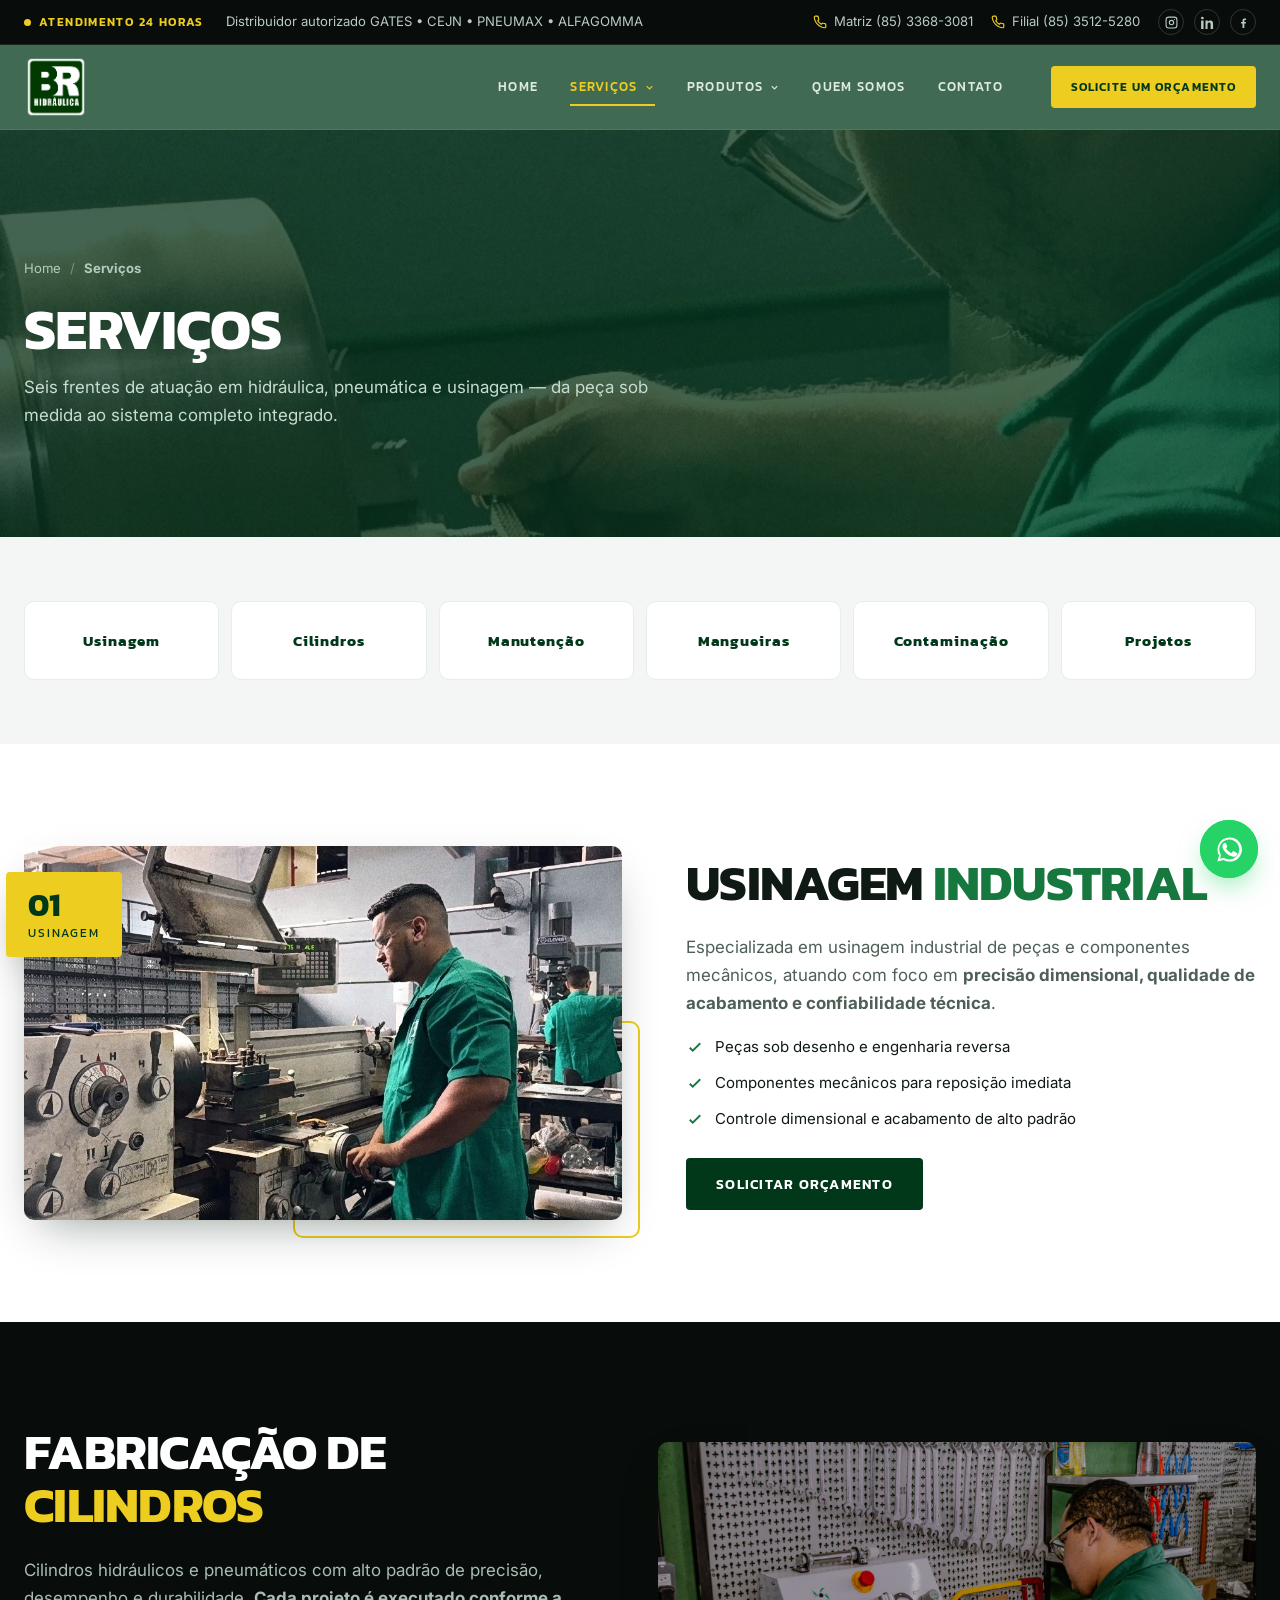
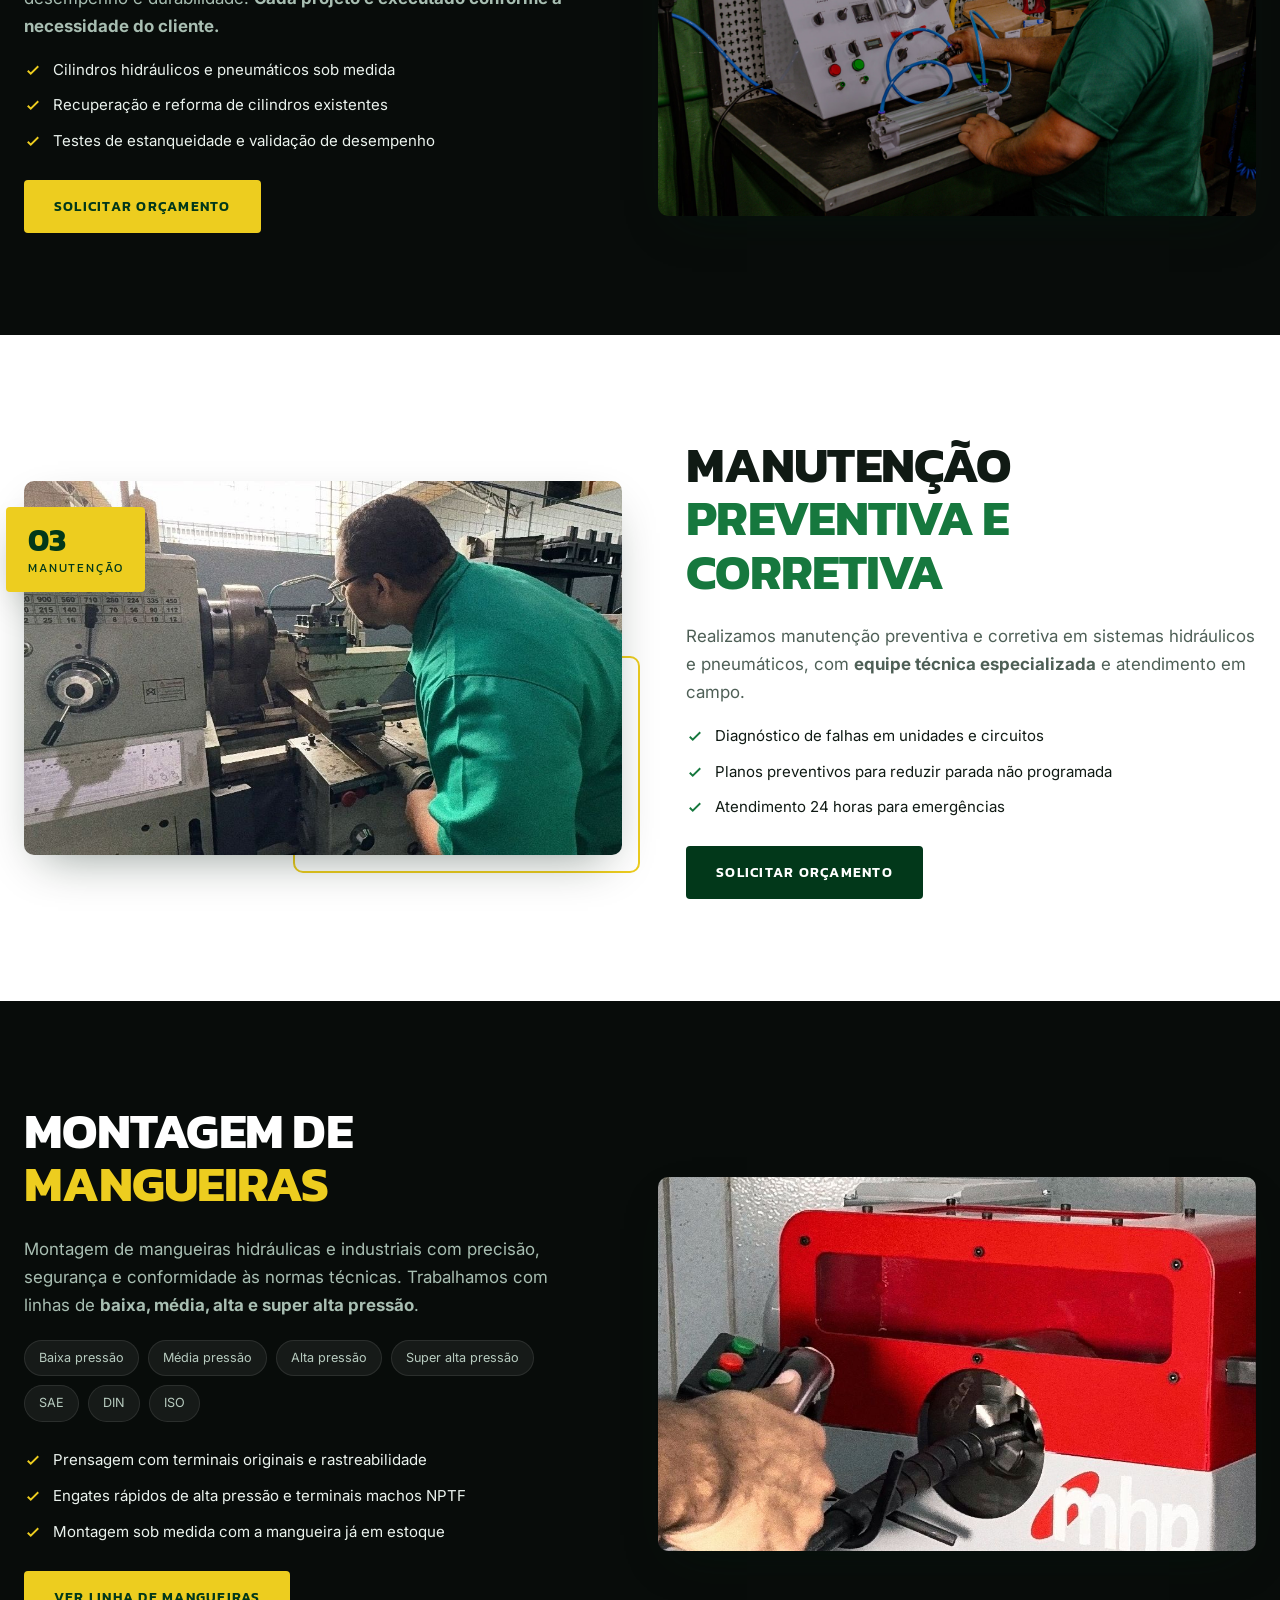
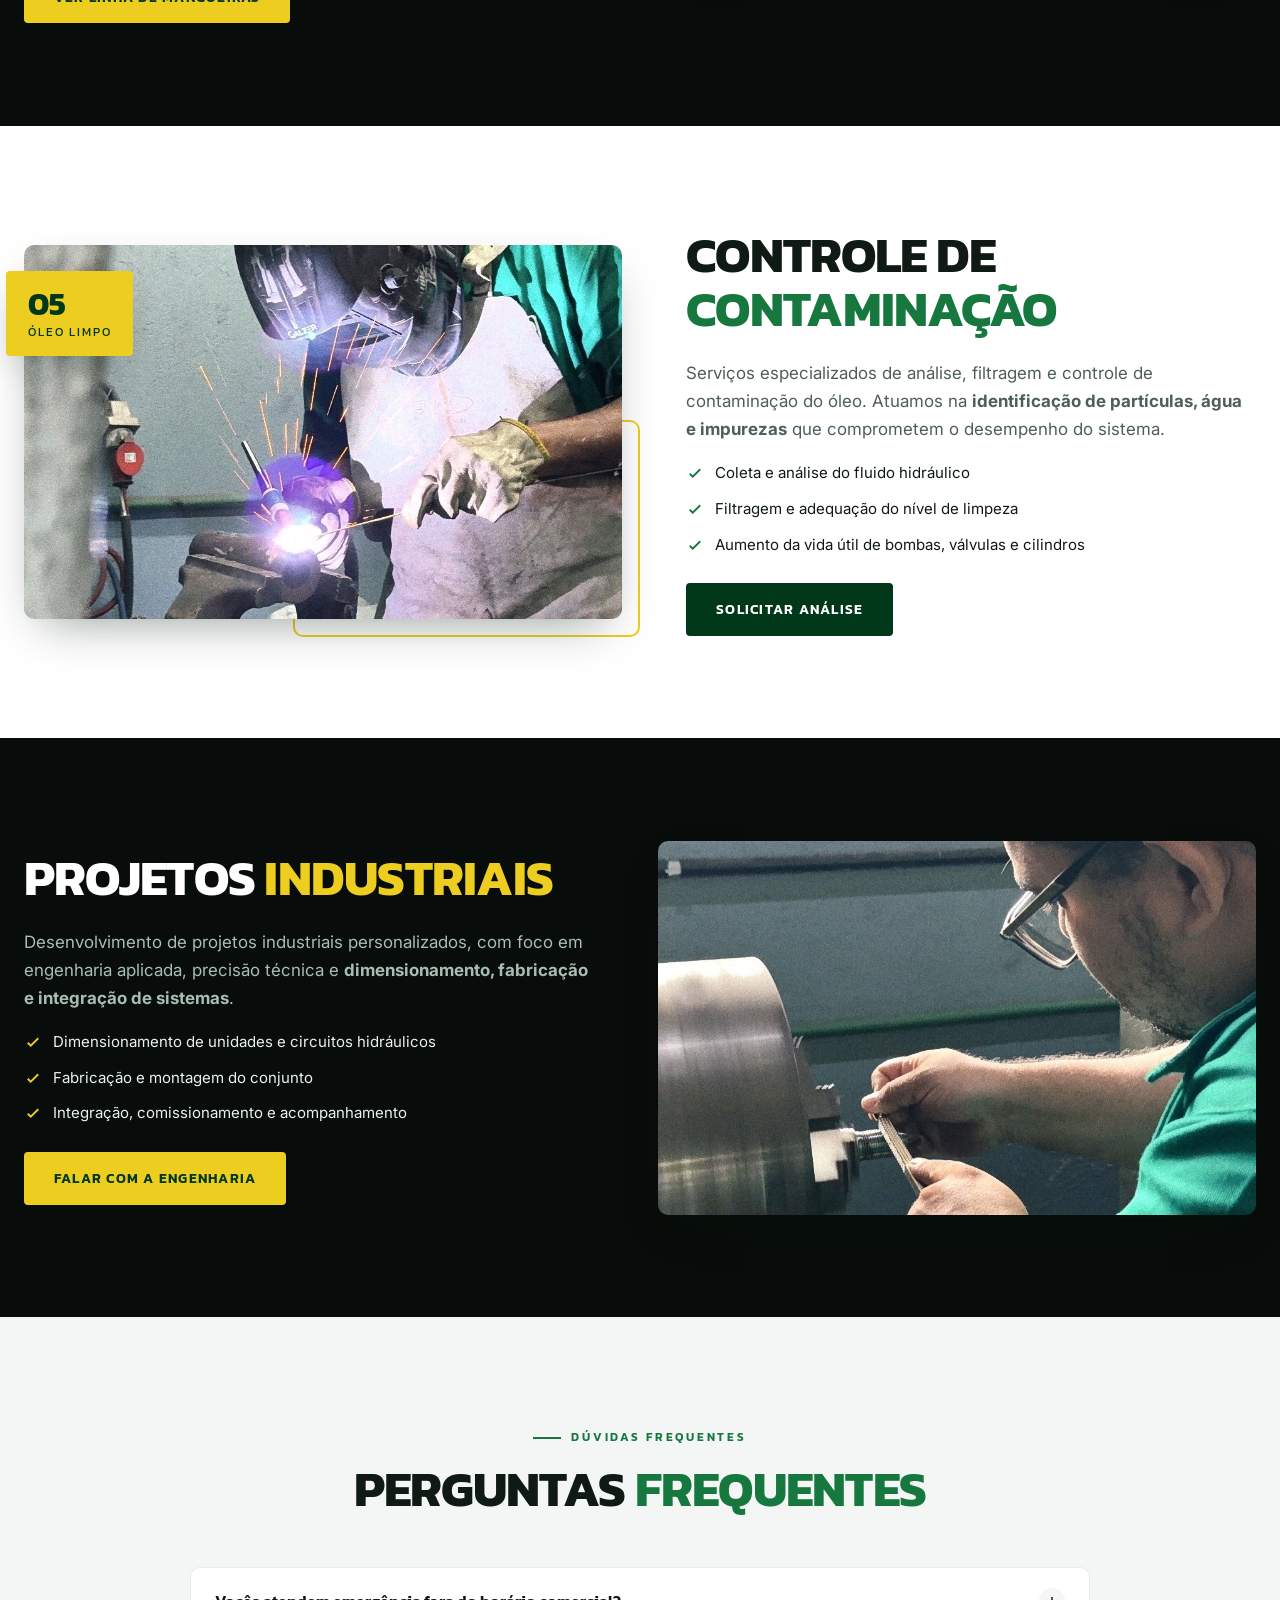
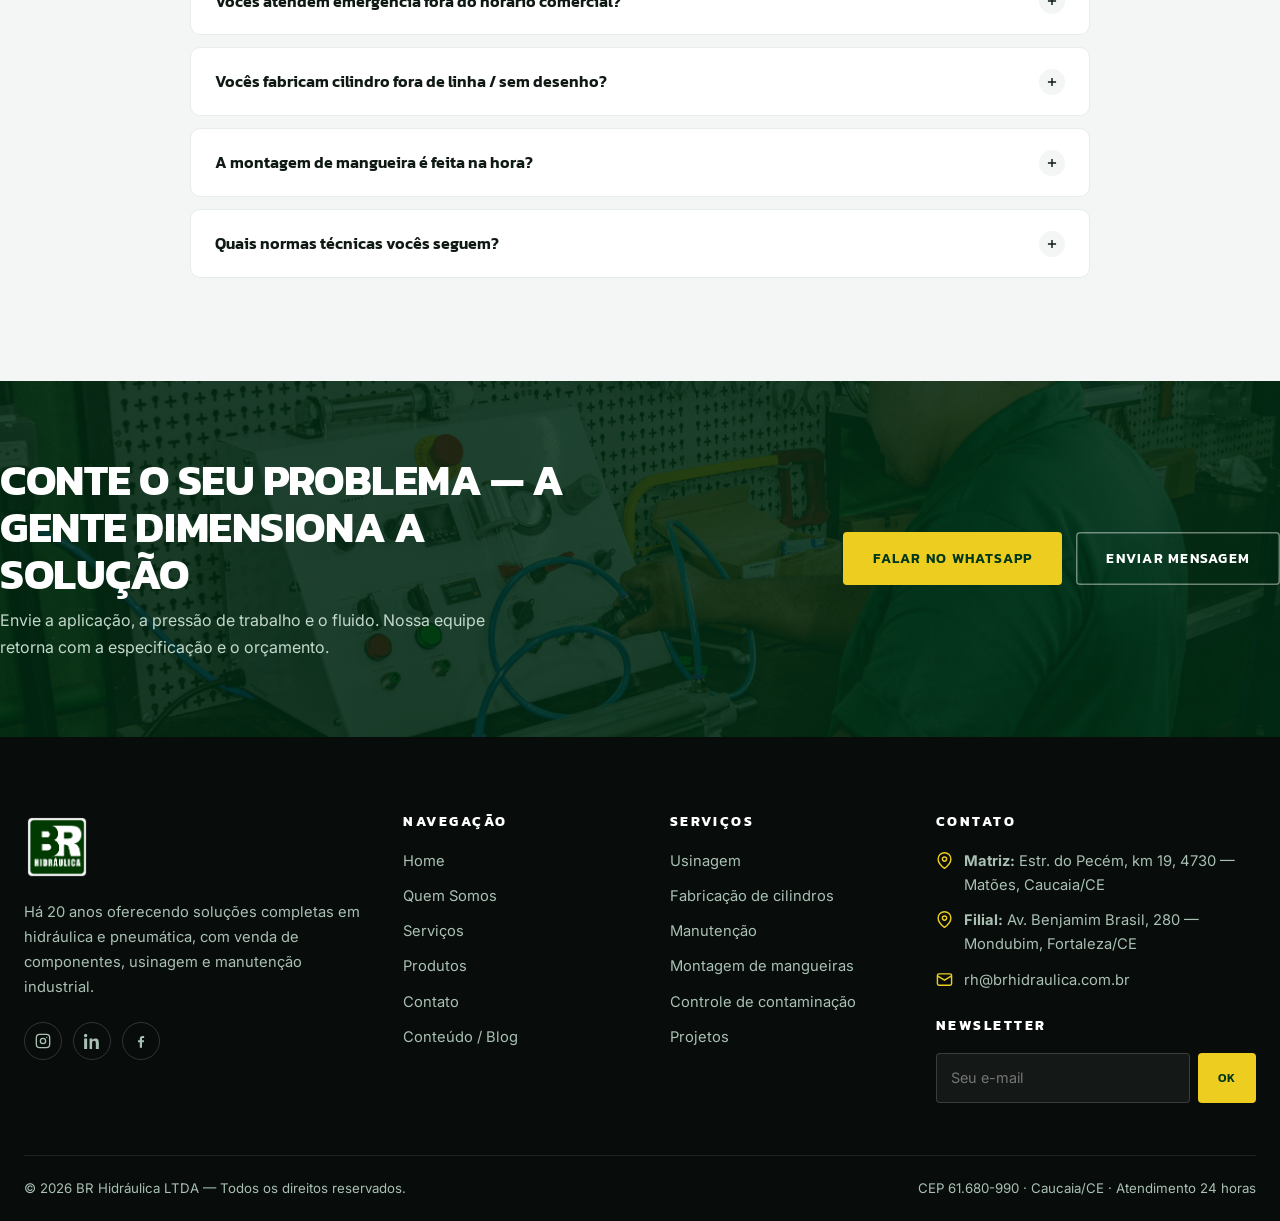
<file: servicos.html>
<!DOCTYPE html>
<html lang="pt-BR">
<head>
<meta charset="utf-8">
<meta name="viewport" content="width=device-width,initial-scale=1">
<title>Serviços | Usinagem, Cilindros, Manutenção e Mangueiras | BR Hidráulica</title>
<meta name="description" content="Usinagem, fabricação de cilindros, manutenção industrial, montagem de mangueiras, controle de contaminação e projetos hidráulicos no Ceará.">
<meta name="theme-color" content="#02381A">
<link rel="icon" href="assets/img/logo-icon.jpg">
<link rel="preconnect" href="https://fonts.googleapis.com">
<link rel="preconnect" href="https://fonts.gstatic.com" crossorigin>
<link href="https://fonts.googleapis.com/css2?family=Kanit:wght@400;500;600;700&family=Inter:wght@400;500;600&display=swap" rel="stylesheet">
<link rel="stylesheet" href="assets/css/style.css">
<noscript><style>[data-reveal]{opacity:1!important;transform:none!important}.svc p{max-height:220px!important;opacity:1!important}.tabpanel{display:block!important}</style></noscript>
</head>
<body>

<div class="progressbar"></div>

<!-- ================= TOPBAR ================= -->
<div class="topbar">
  <div class="wrap topbar__in">
    <div class="topbar__left">
      <span class="topbar__tag"><span class="dot"></span> Atendimento 24 horas</span>
      <span class="topbar__phone topbar__brands">Distribuidor autorizado GATES • CEJN • PNEUMAX • ALFAGOMMA</span>
    </div>
    <div class="topbar__right">
      <a class="topbar__phone" href="tel:+558533683081">
        <svg viewBox="0 0 24 24" fill="none" stroke="currentColor" stroke-width="2"><path d="M22 16.9v3a2 2 0 0 1-2.2 2 19.8 19.8 0 0 1-8.6-3.1 19.5 19.5 0 0 1-6-6A19.8 19.8 0 0 1 2.1 4.2 2 2 0 0 1 4.1 2h3a2 2 0 0 1 2 1.7c.1 1 .4 1.9.7 2.8a2 2 0 0 1-.5 2.1L8.1 9.9a16 16 0 0 0 6 6l1.3-1.3a2 2 0 0 1 2.1-.4c.9.3 1.8.6 2.8.7a2 2 0 0 1 1.7 2z"/></svg>
        Matriz (85) 3368-3081
      </a>
      <a class="topbar__phone" href="tel:+558535125280">
        <svg viewBox="0 0 24 24" fill="none" stroke="currentColor" stroke-width="2"><path d="M22 16.9v3a2 2 0 0 1-2.2 2 19.8 19.8 0 0 1-8.6-3.1 19.5 19.5 0 0 1-6-6A19.8 19.8 0 0 1 2.1 4.2 2 2 0 0 1 4.1 2h3a2 2 0 0 1 2 1.7c.1 1 .4 1.9.7 2.8a2 2 0 0 1-.5 2.1L8.1 9.9a16 16 0 0 0 6 6l1.3-1.3a2 2 0 0 1 2.1-.4c.9.3 1.8.6 2.8.7a2 2 0 0 1 1.7 2z"/></svg>
        Filial (85) 3512-5280
      </a>
      <div class="topbar__social">
        <a href="https://www.instagram.com/brhidraulica" target="_blank" rel="noopener" aria-label="Instagram"><svg viewBox="0 0 24 24" fill="none" stroke="currentColor" stroke-width="2"><rect x="2" y="2" width="20" height="20" rx="5"/><circle cx="12" cy="12" r="4"/><circle cx="17.5" cy="6.5" r="1" fill="currentColor" stroke="none"/></svg></a>
        <a href="https://www.linkedin.com/company/brhidraulica" target="_blank" rel="noopener" aria-label="LinkedIn"><svg viewBox="0 0 24 24" fill="currentColor"><path d="M4.98 3.5A2.5 2.5 0 1 1 0 3.5a2.5 2.5 0 0 1 4.98 0zM.2 8.4h4.5V24H.2zM8.3 8.4h4.3v2.1h.06c.6-1.1 2.06-2.3 4.24-2.3 4.53 0 5.37 2.98 5.37 6.86V24h-4.5v-7.9c0-1.88-.03-4.3-2.62-4.3-2.62 0-3.02 2.05-3.02 4.16V24H8.3z"/></svg></a>
        <a href="https://www.facebook.com/brhidraulica" target="_blank" rel="noopener" aria-label="Facebook"><svg viewBox="0 0 24 24" fill="currentColor"><path d="M13.5 22v-8h2.7l.4-3.1h-3.1V8.9c0-.9.25-1.5 1.55-1.5h1.65V4.6c-.3 0-1.3-.13-2.45-.13-2.42 0-4.07 1.48-4.07 4.19v2.24H7.5V14h2.68v8z"/></svg></a>
      </div>
    </div>
  </div>
</div>

<!-- ================= HEADER ================= -->
<header class="header">
  <div class="wrap wrap-lg header__in">
    <a class="brand" href="index.html">
      <img src="assets/img/logo-br-hidraulica.png" alt="BR Hidráulica">
    </a>

    <nav class="nav">
      <div class="nav__item"><a class="nav__link" href="index.html">Home</a></div>

      <div class="nav__item nav__item--has">
        <a class="nav__link" href="servicos.html">Serviços
          <svg class="chev" viewBox="0 0 24 24" fill="none" stroke="currentColor" stroke-width="2.5"><path d="m6 9 6 6 6-6"/></svg>
        </a>
        <div class="mega">
          <a class="mega__link" href="servicos.html#usinagem">
            <i class="mega__ico"><svg viewBox="0 0 24 24" fill="none" stroke="currentColor" stroke-width="2"><circle cx="12" cy="12" r="3"/><path d="M19.4 15a1.7 1.7 0 0 0 .3 1.9l.1.1a2 2 0 1 1-2.8 2.8l-.1-.1a1.7 1.7 0 0 0-1.9-.3 1.7 1.7 0 0 0-1 1.5V21a2 2 0 1 1-4 0v-.1A1.7 1.7 0 0 0 8.9 19a1.7 1.7 0 0 0-1.9.3l-.1.1a2 2 0 1 1-2.8-2.8l.1-.1a1.7 1.7 0 0 0 .3-1.9 1.7 1.7 0 0 0-1.5-1H3a2 2 0 1 1 0-4h.1A1.7 1.7 0 0 0 5 8.9a1.7 1.7 0 0 0-.3-1.9l-.1-.1a2 2 0 1 1 2.8-2.8l.1.1a1.7 1.7 0 0 0 1.9.3H9.5a1.7 1.7 0 0 0 1-1.5V3a2 2 0 1 1 4 0v.1a1.7 1.7 0 0 0 1 1.5 1.7 1.7 0 0 0 1.9-.3l.1-.1a2 2 0 1 1 2.8 2.8l-.1.1a1.7 1.7 0 0 0-.3 1.9v.1a1.7 1.7 0 0 0 1.5 1H21a2 2 0 1 1 0 4h-.1a1.7 1.7 0 0 0-1.5 1z"/></svg></i>
            <span><b class="mega__t">Usinagem</b><span class="mega__d">Precisão dimensional e acabamento de alto padrão</span></span>
          </a>
          <a class="mega__link" href="servicos.html#cilindros">
            <i class="mega__ico"><svg viewBox="0 0 24 24" fill="none" stroke="currentColor" stroke-width="2"><rect x="2" y="8" width="14" height="8" rx="2"/><path d="M16 12h6M18 9v6"/></svg></i>
            <span><b class="mega__t">Fabricação de Cilindros</b><span class="mega__d">Cilindros hidráulicos e pneumáticos sob medida</span></span>
          </a>
          <a class="mega__link" href="servicos.html#manutencao">
            <i class="mega__ico"><svg viewBox="0 0 24 24" fill="none" stroke="currentColor" stroke-width="2"><path d="M14.7 6.3a4 4 0 0 0 5 5l-9.4 9.4a2.8 2.8 0 0 1-4-4z"/><path d="m18 2 4 4-2.5 2.5-4-4z"/></svg></i>
            <span><b class="mega__t">Manutenção</b><span class="mega__d">Preventiva e corretiva em sistemas hidráulicos</span></span>
          </a>
          <a class="mega__link" href="servicos.html#montagem">
            <i class="mega__ico"><svg viewBox="0 0 24 24" fill="none" stroke="currentColor" stroke-width="2"><path d="M3 7h4a5 5 0 0 1 5 5 5 5 0 0 0 5 5h4"/><rect x="1" y="4" width="4" height="6" rx="1"/><rect x="19" y="14" width="4" height="6" rx="1"/></svg></i>
            <span><b class="mega__t">Montagem de Mangueiras</b><span class="mega__d">Baixa, média, alta e super alta pressão</span></span>
          </a>
          <a class="mega__link" href="servicos.html#contaminacao">
            <i class="mega__ico"><svg viewBox="0 0 24 24" fill="none" stroke="currentColor" stroke-width="2"><path d="M12 2.7 6.7 8a7.5 7.5 0 1 0 10.6 0z"/></svg></i>
            <span><b class="mega__t">Controle de Contaminação</b><span class="mega__d">Análise, filtragem e controle do óleo hidráulico</span></span>
          </a>
          <a class="mega__link" href="servicos.html#projetos">
            <i class="mega__ico"><svg viewBox="0 0 24 24" fill="none" stroke="currentColor" stroke-width="2"><path d="M3 3h18v18H3z"/><path d="M3 9h18M9 21V9"/></svg></i>
            <span><b class="mega__t">Projetos</b><span class="mega__d">Engenharia aplicada e integração de sistemas</span></span>
          </a>
        </div>
      </div>

      <div class="nav__item nav__item--has">
        <a class="nav__link" href="produtos.html">Produtos
          <svg class="chev" viewBox="0 0 24 24" fill="none" stroke="currentColor" stroke-width="2.5"><path d="m6 9 6 6 6-6"/></svg>
        </a>
        <div class="mega mega--sm">
          <a class="mega__link" href="produtos.html#mangueiras">
            <i class="mega__ico"><svg viewBox="0 0 24 24" fill="none" stroke="currentColor" stroke-width="2"><path d="M4 20c0-8 4-12 8-12s8 2 8 8"/><circle cx="4" cy="20" r="2"/><circle cx="20" cy="16" r="2"/></svg></i>
            <span><b class="mega__t">Mangueiras Hidráulicas</b><span class="mega__d">GATES, Alfagomma, Polyhose e CEJN</span></span>
          </a>
          <a class="mega__link" href="produtos.html#cejn">
            <i class="mega__ico"><svg viewBox="0 0 24 24" fill="none" stroke="currentColor" stroke-width="2"><path d="M12 2v6M5 8h14l-2 12H7z"/></svg></i>
            <span><b class="mega__t">Pneumática CEJN</b><span class="mega__d">Engates rápidos e ultra alta pressão</span></span>
          </a>
          <a class="mega__link" href="produtos.html#pneumax">
            <i class="mega__ico"><svg viewBox="0 0 24 24" fill="none" stroke="currentColor" stroke-width="2"><rect x="2" y="6" width="20" height="12" rx="2"/><path d="M8 6v12M16 6v12"/></svg></i>
            <span><b class="mega__t">Pneumática PNEUMAX</b><span class="mega__d">Atuadores, válvulas e tratamento de ar</span></span>
          </a>
        </div>
      </div>

      <div class="nav__item"><a class="nav__link" href="quem-somos.html">Quem Somos</a></div>
      <div class="nav__item"><a class="nav__link" href="contato.html">Contato</a></div>
    </nav>

    <a class="btn btn--sm header__cta" href="contato.html">Solicite um orçamento</a>

    <button class="burger" aria-label="Abrir menu"><span></span><span></span><span></span></button>
  </div>
</header>

<!-- ================= DRAWER MOBILE ================= -->
<div class="scrim"></div>
<aside class="drawer" aria-label="Menu">
  <div class="drawer__head">
    <img src="assets/img/logo-br-hidraulica.png" alt="BR Hidráulica">
    <button class="drawer__close" aria-label="Fechar">&times;</button>
  </div>
  <a href="index.html">Home</a>
  <a href="servicos.html">Serviços</a>
  <div class="sub">
    <a href="servicos.html#usinagem">Usinagem</a>
    <a href="servicos.html#cilindros">Fabricação de Cilindros</a>
    <a href="servicos.html#manutencao">Manutenção</a>
    <a href="servicos.html#montagem">Montagem de Mangueiras</a>
    <a href="servicos.html#contaminacao">Controle de Contaminação</a>
    <a href="servicos.html#projetos">Projetos</a>
  </div>
  <a href="produtos.html">Produtos</a>
  <a href="quem-somos.html">Quem Somos</a>
  <a href="contato.html">Contato</a>
  <a class="btn btn--wide" href="https://wa.me/5585989568914" target="_blank" rel="noopener">Falar no WhatsApp</a>
</aside>


<!-- ================= PAGE HERO ================= -->
<section class="phero">
  <img src="assets/img/br - trabalhando.jpg" alt="">
  <div class="wrap phero__in">
    <nav class="crumbs"><a href="index.html">Home</a><span>/</span><b>Serviços</b></nav>
    <h1>Serviços</h1>
    <p class="sec-lead" style="color:#C6DDD1">Seis frentes de atuação em hidráulica, pneumática e usinagem — da peça sob medida ao sistema completo integrado.</p>
  </div>
</section>

<!-- ================= ÍNDICE ================= -->
<section class="sec sec--tight soft">
  <div class="wrap">
    <div class="svc-grid" style="grid-template-columns:repeat(6,1fr);gap:12px">
      <a class="brandcard" href="#usinagem" style="background:#fff;border-color:var(--paper-3)" data-reveal="zoom"><b style="color:var(--brand);font-size:.95rem">Usinagem</b></a>
      <a class="brandcard" href="#cilindros" style="background:#fff;border-color:var(--paper-3)" data-reveal="zoom" data-delay="50"><b style="color:var(--brand);font-size:.95rem">Cilindros</b></a>
      <a class="brandcard" href="#manutencao" style="background:#fff;border-color:var(--paper-3)" data-reveal="zoom" data-delay="100"><b style="color:var(--brand);font-size:.95rem">Manutenção</b></a>
      <a class="brandcard" href="#montagem" style="background:#fff;border-color:var(--paper-3)" data-reveal="zoom" data-delay="150"><b style="color:var(--brand);font-size:.95rem">Mangueiras</b></a>
      <a class="brandcard" href="#contaminacao" style="background:#fff;border-color:var(--paper-3)" data-reveal="zoom" data-delay="200"><b style="color:var(--brand);font-size:.95rem">Contaminação</b></a>
      <a class="brandcard" href="#projetos" style="background:#fff;border-color:var(--paper-3)" data-reveal="zoom" data-delay="250"><b style="color:var(--brand);font-size:.95rem">Projetos</b></a>
    </div>
  </div>
</section>

<!-- ================= 01 USINAGEM ================= -->
<section class="sec" id="usinagem">
  <div class="wrap">
    <div class="about">
      <div class="about__media" data-reveal="left">
        <div class="frame"><img src="assets/img/servico-usinagem.jpg" alt="Centro de usinagem" loading="lazy"></div>
        <div class="about__badge"><b>01</b><small>Usinagem</small></div>
      </div>
      <div data-reveal="right">
        
        <h2 class="sec-title">Usinagem <em>industrial</em></h2>
        <p class="sec-lead">Especializada em usinagem industrial de peças e componentes mecânicos, atuando com foco em <strong>precisão dimensional, qualidade de acabamento e confiabilidade técnica</strong>.</p>
        <ul class="speclist">
          <li><svg viewBox="0 0 24 24" fill="none" stroke="currentColor" stroke-width="2.5"><path d="m5 13 4 4L19 7"/></svg><span>Peças sob desenho e engenharia reversa</span></li>
          <li><svg viewBox="0 0 24 24" fill="none" stroke="currentColor" stroke-width="2.5"><path d="m5 13 4 4L19 7"/></svg><span>Componentes mecânicos para reposição imediata</span></li>
          <li><svg viewBox="0 0 24 24" fill="none" stroke="currentColor" stroke-width="2.5"><path d="m5 13 4 4L19 7"/></svg><span>Controle dimensional e acabamento de alto padrão</span></li>
        </ul>
        <a class="btn btn--dark" href="contato.html">Solicitar orçamento</a>
      </div>
    </div>
  </div>
</section>

<!-- ================= 02 CILINDROS ================= -->
<section class="sec dark" id="cilindros">
  <div class="wrap">
    <div class="about about--rev">
      <div data-reveal="left">
        
        <h2 class="sec-title">Fabricação de <em>cilindros</em></h2>
        <p class="sec-lead">Cilindros hidráulicos e pneumáticos com alto padrão de precisão, desempenho e durabilidade. <strong>Cada projeto é executado conforme a necessidade do cliente.</strong></p>
        <ul class="speclist">
          <li><svg viewBox="0 0 24 24" fill="none" stroke="currentColor" stroke-width="2.5"><path d="m5 13 4 4L19 7"/></svg><span>Cilindros hidráulicos e pneumáticos sob medida</span></li>
          <li><svg viewBox="0 0 24 24" fill="none" stroke="currentColor" stroke-width="2.5"><path d="m5 13 4 4L19 7"/></svg><span>Recuperação e reforma de cilindros existentes</span></li>
          <li><svg viewBox="0 0 24 24" fill="none" stroke="currentColor" stroke-width="2.5"><path d="m5 13 4 4L19 7"/></svg><span>Testes de estanqueidade e validação de desempenho</span></li>
        </ul>
        <a class="btn" href="contato.html">Solicitar orçamento</a>
      </div>
      <div class="about__media" data-reveal="right">
        <div class="frame"><img src="assets/img/servico-cilindros.jpg" alt="Fabricação de cilindros" loading="lazy"></div>
      </div>
    </div>
  </div>
</section>

<!-- ================= 03 MANUTENÇÃO ================= -->
<section class="sec" id="manutencao">
  <div class="wrap">
    <div class="about">
      <div class="about__media" data-reveal="left">
        <div class="frame"><img src="assets/img/servico-manuntencao.jpg" alt="Manutenção de máquinas" loading="lazy"></div>
        <div class="about__badge"><b>03</b><small>Manutenção</small></div>
      </div>
      <div data-reveal="right">
        
        <h2 class="sec-title">Manutenção <em>preventiva e corretiva</em></h2>
        <p class="sec-lead">Realizamos manutenção preventiva e corretiva em sistemas hidráulicos e pneumáticos, com <strong>equipe técnica especializada</strong> e atendimento em campo.</p>
        <ul class="speclist">
          <li><svg viewBox="0 0 24 24" fill="none" stroke="currentColor" stroke-width="2.5"><path d="m5 13 4 4L19 7"/></svg><span>Diagnóstico de falhas em unidades e circuitos</span></li>
          <li><svg viewBox="0 0 24 24" fill="none" stroke="currentColor" stroke-width="2.5"><path d="m5 13 4 4L19 7"/></svg><span>Planos preventivos para reduzir parada não programada</span></li>
          <li><svg viewBox="0 0 24 24" fill="none" stroke="currentColor" stroke-width="2.5"><path d="m5 13 4 4L19 7"/></svg><span>Atendimento 24 horas para emergências</span></li>
        </ul>
        <a class="btn btn--dark" href="contato.html">Solicitar orçamento</a>
      </div>
    </div>
  </div>
</section>

<!-- ================= 04 MONTAGEM ================= -->
<section class="sec dark" id="montagem">
  <div class="wrap">
    <div class="about about--rev">
      <div data-reveal="left">
        
        <h2 class="sec-title">Montagem de <em>mangueiras</em></h2>
        <p class="sec-lead">Montagem de mangueiras hidráulicas e industriais com precisão, segurança e conformidade às normas técnicas. Trabalhamos com linhas de <strong>baixa, média, alta e super alta pressão</strong>.</p>
        <div class="chips">
          <span class="chip">Baixa pressão</span><span class="chip">Média pressão</span><span class="chip">Alta pressão</span><span class="chip">Super alta pressão</span>
          <span class="chip">SAE</span><span class="chip">DIN</span><span class="chip">ISO</span>
        </div>
        <ul class="speclist">
          <li><svg viewBox="0 0 24 24" fill="none" stroke="currentColor" stroke-width="2.5"><path d="m5 13 4 4L19 7"/></svg><span>Prensagem com terminais originais e rastreabilidade</span></li>
          <li><svg viewBox="0 0 24 24" fill="none" stroke="currentColor" stroke-width="2.5"><path d="m5 13 4 4L19 7"/></svg><span>Engates rápidos de alta pressão e terminais machos NPTF</span></li>
          <li><svg viewBox="0 0 24 24" fill="none" stroke="currentColor" stroke-width="2.5"><path d="m5 13 4 4L19 7"/></svg><span>Montagem sob medida com a mangueira já em estoque</span></li>
        </ul>
        <a class="btn" href="produtos.html#mangueiras">Ver linha de mangueiras</a>
      </div>
      <div class="about__media" data-reveal="right">
        <div class="frame"><img src="assets/img/br - Mangueira.jpg" alt="Montagem de mangueiras" loading="lazy"></div>
      </div>
    </div>
  </div>
</section>

<!-- ================= 05 CONTAMINAÇÃO ================= -->
<section class="sec" id="contaminacao">
  <div class="wrap">
    <div class="about">
      <div class="about__media" data-reveal="left">
        <div class="frame"><img src="assets/img/br - luz florescente 2.jpg" alt="Controle de contaminação de óleo hidráulico" loading="lazy"></div>
        <div class="about__badge"><b>05</b><small>Óleo limpo</small></div>
      </div>
      <div data-reveal="right">
        
        <h2 class="sec-title">Controle de <em>contaminação</em></h2>
        <p class="sec-lead">Serviços especializados de análise, filtragem e controle de contaminação do óleo. Atuamos na <strong>identificação de partículas, água e impurezas</strong> que comprometem o desempenho do sistema.</p>
        <ul class="speclist">
          <li><svg viewBox="0 0 24 24" fill="none" stroke="currentColor" stroke-width="2.5"><path d="m5 13 4 4L19 7"/></svg><span>Coleta e análise do fluido hidráulico</span></li>
          <li><svg viewBox="0 0 24 24" fill="none" stroke="currentColor" stroke-width="2.5"><path d="m5 13 4 4L19 7"/></svg><span>Filtragem e adequação do nível de limpeza</span></li>
          <li><svg viewBox="0 0 24 24" fill="none" stroke="currentColor" stroke-width="2.5"><path d="m5 13 4 4L19 7"/></svg><span>Aumento da vida útil de bombas, válvulas e cilindros</span></li>
        </ul>
        <a class="btn btn--dark" href="contato.html">Solicitar análise</a>
      </div>
    </div>
  </div>
</section>

<!-- ================= 06 PROJETOS ================= -->
<section class="sec dark" id="projetos">
  <div class="wrap">
    <div class="about about--rev">
      <div data-reveal="left">
        
        <h2 class="sec-title">Projetos <em>industriais</em></h2>
        <p class="sec-lead">Desenvolvimento de projetos industriais personalizados, com foco em engenharia aplicada, precisão técnica e <strong>dimensionamento, fabricação e integração de sistemas</strong>.</p>
        <ul class="speclist">
          <li><svg viewBox="0 0 24 24" fill="none" stroke="currentColor" stroke-width="2.5"><path d="m5 13 4 4L19 7"/></svg><span>Dimensionamento de unidades e circuitos hidráulicos</span></li>
          <li><svg viewBox="0 0 24 24" fill="none" stroke="currentColor" stroke-width="2.5"><path d="m5 13 4 4L19 7"/></svg><span>Fabricação e montagem do conjunto</span></li>
          <li><svg viewBox="0 0 24 24" fill="none" stroke="currentColor" stroke-width="2.5"><path d="m5 13 4 4L19 7"/></svg><span>Integração, comissionamento e acompanhamento</span></li>
        </ul>
        <a class="btn" href="contato.html">Falar com a engenharia</a>
      </div>
      <div class="about__media" data-reveal="right">
        <div class="frame"><img src="assets/img/br - trabalhando.jpg" alt="Projetos industriais" loading="lazy"></div>
      </div>
    </div>
  </div>
</section>

<!-- ================= FAQ ================= -->
<section class="sec soft">
  <div class="wrap">
    <div class="sec-head sec-head--center" data-reveal>
      <span class="eyebrow">Dúvidas frequentes</span>
      <h2 class="sec-title">Perguntas <em>frequentes</em></h2>
    </div>
    <div class="faq" data-reveal>
      <div class="faq__item">
        <button class="faq__q">Vocês atendem emergência fora do horário comercial?<i><svg viewBox="0 0 24 24" fill="none" stroke="currentColor" stroke-width="2.5"><path d="M12 5v14M5 12h14"/></svg></i></button>
        <div class="faq__a"><p>Sim. A BR Hidráulica mantém atendimento 24 horas para paradas críticas. Acione o WhatsApp da matriz — (85) 98956-8914 — e nossa equipe técnica avalia o chamado.</p></div>
      </div>
      <div class="faq__item">
        <button class="faq__q">Vocês fabricam cilindro fora de linha / sem desenho?<i><svg viewBox="0 0 24 24" fill="none" stroke="currentColor" stroke-width="2.5"><path d="M12 5v14M5 12h14"/></svg></i></button>
        <div class="faq__a"><p>Sim. Trabalhamos com engenharia reversa: a partir do componente físico levantamos as dimensões e fabricamos o cilindro conforme a necessidade da aplicação.</p></div>
      </div>
      <div class="faq__item">
        <button class="faq__q">A montagem de mangueira é feita na hora?<i><svg viewBox="0 0 24 24" fill="none" stroke="currentColor" stroke-width="2.5"><path d="M12 5v14M5 12h14"/></svg></i></button>
        <div class="faq__a"><p>Com mais de 5.000 itens em estoque, a maioria das montagens de baixa, média e alta pressão é feita para pronta entrega nas nossas unidades de Caucaia e Fortaleza.</p></div>
      </div>
      <div class="faq__item">
        <button class="faq__q">Quais normas técnicas vocês seguem?<i><svg viewBox="0 0 24 24" fill="none" stroke="currentColor" stroke-width="2.5"><path d="M12 5v14M5 12h14"/></svg></i></button>
        <div class="faq__a"><p>Nossas mangueiras e conexões atendem às normas SAE, DIN e ISO, e a montagem segue a conformidade técnica exigida por cada linha de pressão.</p></div>
      </div>
    </div>
  </div>
</section>

<!-- ================= CTA ================= -->
<section class="cta">
  <img src="assets/img/servico-cilindros.jpg" alt="" loading="lazy">
  <div class="wrap cta__in">
    <div data-reveal="left">
      <h2>Conte o seu problema — a gente dimensiona a solução</h2>
      <p>Envie a aplicação, a pressão de trabalho e o fluido. Nossa equipe retorna com a especificação e o orçamento.</p>
    </div>
    <div class="hero__acts" data-reveal="right">
      <a class="btn" href="https://wa.me/5585989568914" target="_blank" rel="noopener">Falar no WhatsApp</a>
      <a class="btn btn--ghost" href="contato.html">Enviar mensagem</a>
    </div>
  </div>
</section>

<!-- ================= FOOTER ================= -->
<footer class="footer">
  <div class="wrap">
    <div class="footer__top">
      <div>
        <img class="footer__logo" src="assets/img/logo-br-hidraulica.png" alt="BR Hidráulica">
        <p>Há 20 anos oferecendo soluções completas em hidráulica e pneumática, com venda de componentes, usinagem e manutenção industrial.</p>
        <div class="footer__social">
          <a href="https://www.instagram.com/brhidraulica" target="_blank" rel="noopener" aria-label="Instagram"><svg viewBox="0 0 24 24" fill="none" stroke="currentColor" stroke-width="2"><rect x="2" y="2" width="20" height="20" rx="5"/><circle cx="12" cy="12" r="4"/><circle cx="17.5" cy="6.5" r="1" fill="currentColor" stroke="none"/></svg></a>
          <a href="https://www.linkedin.com/company/brhidraulica" target="_blank" rel="noopener" aria-label="LinkedIn"><svg viewBox="0 0 24 24" fill="currentColor"><path d="M4.98 3.5A2.5 2.5 0 1 1 0 3.5a2.5 2.5 0 0 1 4.98 0zM.2 8.4h4.5V24H.2zM8.3 8.4h4.3v2.1h.06c.6-1.1 2.06-2.3 4.24-2.3 4.53 0 5.37 2.98 5.37 6.86V24h-4.5v-7.9c0-1.88-.03-4.3-2.62-4.3-2.62 0-3.02 2.05-3.02 4.16V24H8.3z"/></svg></a>
          <a href="https://www.facebook.com/brhidraulica" target="_blank" rel="noopener" aria-label="Facebook"><svg viewBox="0 0 24 24" fill="currentColor"><path d="M13.5 22v-8h2.7l.4-3.1h-3.1V8.9c0-.9.25-1.5 1.55-1.5h1.65V4.6c-.3 0-1.3-.13-2.45-.13-2.42 0-4.07 1.48-4.07 4.19v2.24H7.5V14h2.68v8z"/></svg></a>
        </div>
      </div>

      <div class="footer__links">
        <h4>Navegação</h4>
        <ul>
          <li><a href="index.html">Home</a></li>
          <li><a href="quem-somos.html">Quem Somos</a></li>
          <li><a href="servicos.html">Serviços</a></li>
          <li><a href="produtos.html">Produtos</a></li>
          <li><a href="contato.html">Contato</a></li>
          <li><a href="https://www.brhidraulica.com.br/blog" target="_blank" rel="noopener">Conteúdo / Blog</a></li>
        </ul>
      </div>

      <div class="footer__links">
        <h4>Serviços</h4>
        <ul>
          <li><a href="servicos.html#usinagem">Usinagem</a></li>
          <li><a href="servicos.html#cilindros">Fabricação de cilindros</a></li>
          <li><a href="servicos.html#manutencao">Manutenção</a></li>
          <li><a href="servicos.html#montagem">Montagem de mangueiras</a></li>
          <li><a href="servicos.html#contaminacao">Controle de contaminação</a></li>
          <li><a href="servicos.html#projetos">Projetos</a></li>
        </ul>
      </div>

      <div>
        <h4>Contato</h4>
        <ul class="footer__contact">
          <li><svg viewBox="0 0 24 24" fill="none" stroke="currentColor" stroke-width="2"><path d="M21 10c0 7-9 13-9 13S3 17 3 10a9 9 0 0 1 18 0z"/><circle cx="12" cy="10" r="3"/></svg><span><strong>Matriz:</strong> Estr. do Pecém, km 19, 4730 — Matões, Caucaia/CE</span></li>
          <li><svg viewBox="0 0 24 24" fill="none" stroke="currentColor" stroke-width="2"><path d="M21 10c0 7-9 13-9 13S3 17 3 10a9 9 0 0 1 18 0z"/><circle cx="12" cy="10" r="3"/></svg><span><strong>Filial:</strong> Av. Benjamim Brasil, 280 — Mondubim, Fortaleza/CE</span></li>
          <li><svg viewBox="0 0 24 24" fill="none" stroke="currentColor" stroke-width="2"><rect x="2" y="4" width="20" height="16" rx="2"/><path d="m2 7 10 6 10-6"/></svg><a href="mailto:rh@brhidraulica.com.br">rh@brhidraulica.com.br</a></li>
        </ul>
        <h4 style="margin-top:26px">Newsletter</h4>
        <form class="newsletter" onsubmit="event.preventDefault();this.reset();alert('Obrigado! Em breve entraremos em contato.');">
          <input type="email" placeholder="Seu e-mail" required aria-label="Seu e-mail">
          <button class="btn btn--sm" type="submit">OK</button>
        </form>
      </div>
    </div>

    <div class="footer__bar">
      <span>&copy; <span data-year></span> BR Hidráulica LTDA — Todos os direitos reservados.</span>
      <span>CEP 61.680-990 · Caucaia/CE · Atendimento 24 horas</span>
    </div>
  </div>
</footer>

<a class="whats" href="https://wa.me/5585989568914" target="_blank" rel="noopener" aria-label="WhatsApp">
  <svg viewBox="0 0 24 24" fill="currentColor"><path d="M17.5 14.4c-.3-.2-1.7-.9-2-1-.3-.1-.5-.1-.7.1-.2.3-.7 1-.9 1.2-.2.2-.3.2-.6.1a8.2 8.2 0 0 1-4-3.5c-.3-.5.3-.5.8-1.5.1-.2 0-.4 0-.5s-.7-1.6-.9-2.2c-.2-.5-.5-.5-.7-.5h-.6c-.2 0-.5.1-.8.4-.3.3-1 1-1 2.5s1.1 2.9 1.2 3.1c.2.2 2.2 3.3 5.3 4.6 2 .8 2.7.9 3.7.8.6-.1 1.7-.7 2-1.4.2-.7.2-1.3.2-1.4-.1-.2-.3-.2-.6-.4z"/><path d="M12 2a10 10 0 0 0-8.6 15L2 22l5.2-1.4A10 10 0 1 0 12 2zm0 18.2c-1.6 0-3.1-.4-4.4-1.2l-.3-.2-3.1.8.8-3-.2-.3a8.2 8.2 0 1 1 7.2 3.9z"/></svg>
</a>
<button class="totop" aria-label="Voltar ao topo"><svg viewBox="0 0 24 24" fill="none" stroke="currentColor" stroke-width="2.5"><path d="M12 19V5M5 12l7-7 7 7"/></svg></button>

<script src="assets/js/main.js"></script>
</body>
</html>
</file>
<file: assets/css/style.css>
/* ==========================================================================
   BR HIDRÁULICA — Design System
   ========================================================================== */

:root{
  /* Marca */
  --brand:        #02381A;
  --brand-700:    #044923;
  --brand-600:    #0A5A2E;
  --brand-500:    #16783E;
  --brand-400:    #3F7652;
  --accent:       #EDCD1F;
  --accent-600:   #D4B412;
  --accent-alt:   #E97A0D;

  /* Neutros escuros */
  --ink:          #080C0A;
  --ink-2:        #0E1512;
  --ink-3:        #16201B;
  --line:         rgba(255,255,255,.09);
  --line-2:       rgba(255,255,255,.16);

  /* Neutros claros */
  --paper:        #FFFFFF;
  --paper-2:      #F3F6F4;
  --paper-3:      #E7EDE9;
  --text:         #101A14;
  --text-2:       #4E5F56;
  --muted:        #9CB2A6;

  /* Tipografia */
  --font-head: 'Kanit', 'Archivo', system-ui, sans-serif;
  --font-body: 'Inter', 'Lato', system-ui, -apple-system, sans-serif;

  /* Layout */
  --wrap: 1280px;
  --gut: 24px;
  --radius: 4px;
  --radius-lg: 10px;

  --shadow-sm: 0 2px 10px rgba(0,0,0,.08);
  --shadow: 0 18px 46px -18px rgba(2,26,14,.45);
  --shadow-lg: 0 40px 80px -30px rgba(2,26,14,.6);

  --ease: cubic-bezier(.22,.61,.36,1);
  --header-h: 84px;
}

/* ---------- Reset ---------- */
*,*::before,*::after{box-sizing:border-box}
html{scroll-behavior:smooth}
body{
  margin:0;
  font-family:var(--font-body);
  font-size:16px;
  line-height:1.65;
  color:var(--text);
  background:var(--paper);
  -webkit-font-smoothing:antialiased;
  overflow-x:hidden;
}
img{max-width:100%;display:block}
a{color:inherit;text-decoration:none}
button{font:inherit;cursor:pointer;border:0;background:none;color:inherit}
ul{margin:0;padding:0;list-style:none}
h1,h2,h3,h4,h5{
  font-family:var(--font-head);
  font-weight:700;
  line-height:1.08;
  margin:0 0 .5em;
  letter-spacing:-.01em;
}
p{margin:0 0 1em}
::selection{background:var(--accent);color:var(--brand)}

/* ---------- Utilitários ---------- */
.wrap{width:100%;max-width:var(--wrap);margin-inline:auto;padding-inline:var(--gut)}
.wrap-lg{max-width:1480px}
.sec{padding:clamp(64px,8vw,120px) 0}
.sec--tight{padding:clamp(48px,5vw,76px) 0}
.dark{background:var(--ink);color:#EAF2ED}
.dark h1,.dark h2,.dark h3,.dark h4{color:#fff}
.soft{background:var(--paper-2)}
.center{text-align:center}
.grid{display:grid;gap:28px}
.sr-only{position:absolute;width:1px;height:1px;overflow:hidden;clip:rect(0 0 0 0);white-space:nowrap}

/* Eyebrow / títulos de seção */
.eyebrow{
  display:inline-flex;align-items:center;gap:10px;
  font-family:var(--font-head);font-weight:600;font-size:.78rem;
  letter-spacing:.22em;text-transform:uppercase;
  color:var(--brand-500);margin-bottom:14px;
}
.dark .eyebrow{color:var(--accent)}
.eyebrow::before{content:"";width:28px;height:2px;background:currentColor;display:block}

.sec-title{
  font-size:clamp(1.9rem,4vw,3.1rem);
  text-transform:uppercase;
  letter-spacing:-.015em;
}
.sec-title em{font-style:normal;color:var(--brand-500)}
.dark .sec-title em{color:var(--accent)}
.sec-lead{max-width:62ch;color:var(--text-2);font-size:1.06rem}
.dark .sec-lead{color:#A8BEB2}
.sec-head{margin-bottom:clamp(34px,4vw,56px)}
.sec-head--center{text-align:center;margin-inline:auto;max-width:820px}
.sec-head--center .eyebrow{justify-content:center}
.sec-head--center .sec-lead{margin-inline:auto}

/* ---------- Botões ---------- */
.btn{
  --btn-bg:var(--accent);--btn-fg:var(--brand);
  display:inline-flex;align-items:center;justify-content:center;gap:10px;
  font-family:var(--font-head);font-weight:600;font-size:.86rem;
  letter-spacing:.09em;text-transform:uppercase;
  padding:15px 30px;border-radius:var(--radius);
  background:var(--btn-bg);color:var(--btn-fg);
  position:relative;overflow:hidden;isolation:isolate;
  transition:transform .35s var(--ease), box-shadow .35s var(--ease), color .3s;
  white-space:nowrap;
}
.btn::after{
  content:"";position:absolute;inset:0;z-index:-1;
  background:var(--brand);
  transform:translateY(101%);
  transition:transform .42s var(--ease);
}
.btn:hover{transform:translateY(-3px);box-shadow:0 16px 30px -14px rgba(0,0,0,.55);color:#fff}
.btn:hover::after{transform:translateY(0)}
.btn svg{width:17px;height:17px;flex:none}

.btn--ghost{--btn-bg:transparent;--btn-fg:#fff;box-shadow:inset 0 0 0 1.5px rgba(255,255,255,.42)}
.btn--ghost::after{background:#fff}
.btn--ghost:hover{color:var(--brand);box-shadow:inset 0 0 0 1.5px #fff}
.btn--dark{--btn-bg:var(--brand);--btn-fg:#fff}
.btn--dark::after{background:var(--accent)}
.btn--dark:hover{color:var(--brand)}
.btn--sm{padding:11px 20px;font-size:.76rem}
.btn--wide{width:100%}

.link-arrow{
  display:inline-flex;align-items:center;gap:9px;
  font-family:var(--font-head);font-weight:600;font-size:.82rem;
  letter-spacing:.12em;text-transform:uppercase;color:var(--brand-500);
}
.dark .link-arrow{color:var(--accent)}
.link-arrow svg{width:16px;height:16px;transition:transform .35s var(--ease)}
.link-arrow:hover svg{transform:translateX(6px)}

/* ==========================================================================
   HEADER
   ========================================================================== */
.progressbar{
  position:fixed;top:0;left:0;height:3px;width:100%;transform-origin:0 50%;
  transform:scaleX(0);background:linear-gradient(90deg,var(--accent),var(--accent-alt));
  z-index:1200;
}

.topbar{
  background:var(--ink);color:#B9CCC1;font-size:.82rem;
  border-bottom:1px solid var(--line);
}
.topbar__in{display:flex;align-items:center;justify-content:space-between;gap:20px;height:44px}
.topbar__left{display:flex;align-items:center;gap:22px;min-width:0}
.topbar__tag{display:inline-flex;align-items:center;gap:8px;color:var(--accent);font-family:var(--font-head);letter-spacing:.12em;text-transform:uppercase;font-size:.72rem;font-weight:600}
.topbar__tag .dot{width:7px;height:7px;border-radius:50%;background:var(--accent);animation:pulse 2.2s infinite}
@keyframes pulse{0%,100%{opacity:1;transform:scale(1)}50%{opacity:.35;transform:scale(.7)}}
.topbar__right{display:flex;align-items:center;gap:18px}
.topbar a{transition:color .25s}
.topbar a:hover{color:var(--accent)}
.topbar__phone{display:inline-flex;align-items:center;gap:7px;white-space:nowrap}
.topbar__phone svg{width:14px;height:14px;color:var(--accent)}
.topbar__social{display:flex;gap:10px}
.topbar__social a{width:26px;height:26px;display:grid;place-items:center;border:1px solid var(--line-2);border-radius:50%;transition:.28s}
.topbar__social a:hover{background:var(--accent);border-color:var(--accent);color:var(--brand)}
.topbar__social svg{width:13px;height:13px}

.header {
  position: sticky;
  top: 0;
  z-index: 1000;

  background: rgba(2, 56, 26, .75);

  backdrop-filter: blur(14px);

  border-bottom: 1px solid rgba(255, 255, 255, .08);

  transition: background .35s var(--ease), box-shadow .35s var(--ease);


}


.header__video{
  position:absolute;
  inset:0;
  width:100%;
  height:100%;
  object-fit:cover;
  z-index:0;
  pointer-events:none;
}

.header__overlay{
  position:absolute;
  inset:0;
  background:rgba(2,20,10,.65);
  z-index:1;
  pointer-events:none;
}

.hero__in {
  position: relative;
  z-index: 2;
}

.hero__dots,
.scrollcue {
  position: absolute;
  z-index: 3;
}
.header.is-stuck{background:rgba(6,16,11,.97);box-shadow:0 12px 34px -18px rgba(0,0,0,.9)}
.header__in{display:flex;align-items:center;gap:26px;height:var(--header-h)}
.brand{display:flex;align-items:center;gap:12px;flex:none}
.brand img{height:64px;width:auto;transition:height .35s var(--ease);filter:drop-shadow(0 0 0 transparent)}
.header.is-stuck .brand img{height:52px}

.nav{margin-left:auto;display:flex;align-items:center;gap:4px}
.nav__item{position:relative}
.nav__link{
  display:flex;align-items:center;gap:6px;
  font-family:var(--font-head);font-weight:500;font-size:.83rem;
  letter-spacing:.1em;text-transform:uppercase;color:#DCEAE1;
  padding:10px 14px;border-radius:var(--radius);transition:color .25s;
}
.nav__link:hover,.nav__item.is-open>.nav__link,.nav__link.is-active{color:var(--accent)}
.nav__link .chev{width:11px;height:11px;transition:transform .3s var(--ease)}
.nav__item.is-open .chev{transform:rotate(180deg)}
.nav__link::after{
  content:"";position:absolute;left:14px;right:14px;bottom:2px;height:2px;
  background:var(--accent);transform:scaleX(0);transform-origin:0 50%;
  transition:transform .38s var(--ease);
}
.nav__link:hover::after,.nav__link.is-active::after{transform:scaleX(1)}

.mega{
  position:absolute;top:calc(100% + 12px);left:50%;translate:-50% 0;
  min-width:640px;background:#fff;border-radius:var(--radius-lg);
  box-shadow:var(--shadow-lg);padding:22px;
  display:grid;grid-template-columns:repeat(2,1fr);gap:6px;
  opacity:0;visibility:hidden;transform:translateY(14px);
  transition:opacity .3s var(--ease), transform .35s var(--ease), visibility .3s;
  border-top:3px solid var(--accent);
}
.nav__item.is-open .mega{opacity:1;visibility:visible;transform:translateY(0)}
.mega::before{content:"";position:absolute;top:-12px;left:0;right:0;height:12px}
.mega__link{display:flex;gap:13px;padding:13px 14px;border-radius:var(--radius);transition:background .25s}
.mega__link:hover{background:var(--paper-2)}
.mega__ico{width:38px;height:38px;flex:none;border-radius:var(--radius);background:var(--brand);color:var(--accent);display:grid;place-items:center;transition:.3s}
.mega__ico svg{width:19px;height:19px}
.mega__link:hover .mega__ico{background:var(--accent);color:var(--brand)}
.mega__t{font-family:var(--font-head);font-weight:600;font-size:.94rem;color:var(--text);line-height:1.2;display:block}
.mega__d{font-size:.8rem;color:var(--text-2);line-height:1.45;display:block;margin-top:3px}
.mega--sm{min-width:380px;grid-template-columns:1fr}

.header__cta{flex:none;margin-left:8px}
.burger{display:none;flex-direction:column;gap:5px;padding:10px;margin-left:auto}
.burger span{width:26px;height:2px;background:#fff;border-radius:2px;transition:.35s var(--ease)}
.burger.is-on span:nth-child(1){transform:translateY(7px) rotate(45deg)}
.burger.is-on span:nth-child(2){opacity:0}
.burger.is-on span:nth-child(3){transform:translateY(-7px) rotate(-45deg)}

/* Menu mobile */
.drawer{
  position:fixed;inset:0 0 0 auto;width:min(400px,88vw);
  background:var(--ink);z-index:1100;padding:26px 24px 40px;
  transform:translateX(102%);transition:transform .45s var(--ease);
  overflow-y:auto;display:flex;flex-direction:column;gap:6px;
}
.drawer.is-open{transform:translateX(0)}
.drawer__head{display:flex;justify-content:space-between;align-items:center;margin-bottom:20px}
.drawer__head img{height:46px}
.drawer__close{font-size:1.8rem;color:#fff;line-height:1;padding:4px 8px}
.drawer a{color:#DCEAE1;font-family:var(--font-head);text-transform:uppercase;letter-spacing:.08em;font-size:.92rem;padding:13px 0;border-bottom:1px solid var(--line);display:block}
.drawer a:hover{color:var(--accent)}
.drawer .sub a{padding-left:16px;font-size:.82rem;opacity:.82;text-transform:none;letter-spacing:.02em}
.drawer .btn{margin-top:20px}
.scrim{position:fixed;inset:0;background:rgba(0,0,0,.6);opacity:0;visibility:hidden;transition:.4s;z-index:1050}
.scrim.is-on{opacity:1;visibility:visible}

/* ==========================================================================
   HERO
   ========================================================================== */
.hero{position:relative;
  min-height:min(72vh);
  display:flex;
  align-items:center;
  overflow:hidden;
  background:var(--brand)}

.hero__video{
  position:absolute;
  inset:0;

  width:100%;
  height:100%;

  object-fit:cover;

  z-index:1;
  pointer-events:none;
}
.hero__slides{position:absolute;inset:0}
.hero__slide{position:absolute;inset:0;opacity:0;transition:opacity 1.2s var(--ease)}
.hero__slide.is-on{opacity:1}
.hero__slide img{width:100%;height:100%;object-fit:cover;transform:scale(1.06);transition:transform 8s linear}
.hero__slide.is-on img{transform:scale(1.16)}
.hero::before{
  content:"";position:absolute;inset:0;z-index:2;
  background:linear-gradient(100deg,rgba(2,40,19,.94) 0%,rgba(2,40,19,.80) 42%,rgba(2,40,19,.32) 100%);
}
.hero::after{
  content:"";position:absolute;inset:0;z-index:2;opacity:.35;
  background-image:linear-gradient(rgba(255,255,255,.05) 1px,transparent 1px),linear-gradient(90deg,rgba(255,255,255,.05) 1px,transparent 1px);
  background-size:64px 64px;
  mask-image:radial-gradient(ellipse at 30% 50%,#000,transparent 78%);
}
.hero__in{position:relative;z-index:3;width:100%;padding-block: 60px}
.hero__tag{
  display:inline-flex;align-items:center;gap:10px;
  background:rgba(237,205,31,.13);border:1px solid rgba(237,205,31,.42);
  color:var(--accent);border-radius:100px;padding:8px 18px;
  font-family:var(--font-head);font-size:.74rem;letter-spacing:.2em;text-transform:uppercase;font-weight:600;
  margin-bottom:24px;
}
.hero h1{
  color:#fff;font-size:clamp(2.4rem,6.4vw,5.2rem);
  text-transform:uppercase;letter-spacing:-.02em;max-width:16ch;margin-bottom:.35em;
}
.hero h1 span{color:var(--accent);display:block}
.hero__lead{color:#C8DCD0;font-size:clamp(1rem,1.6vw,1.22rem);max-width:56ch;margin-bottom:34px}
.hero__acts{display:flex;flex-wrap:wrap;gap:14px}
.hero__marks{
  display:flex;flex-wrap:wrap;gap:10px 30px;margin-top:46px;padding-top:26px;
  border-top:1px solid rgba(255,255,255,.14);
}
.hero__marks span{
  font-family:var(--font-head);font-weight:600;letter-spacing:.18em;text-transform:uppercase;
  font-size:.8rem;color:rgba(255,255,255,.62);transition:color .3s;
}
.hero__marks span:hover{color:var(--accent)}
.hero__marks small{display:block;width:100%;font-size:.68rem;letter-spacing:.22em;color:rgba(255,255,255,.4);margin-bottom:4px;text-transform:uppercase}

.hero__dots{position:absolute;bottom:34px;right:max(24px,calc((100vw - var(--wrap))/2 + 24px));z-index:4;display:flex;gap:9px}
.hero__dots button{width:34px;height:4px;border-radius:3px;background:rgba(255,255,255,.28);transition:.35s}
.hero__dots button.is-on{background:var(--accent);width:52px}

.scrollcue{
  position:absolute;bottom:30px;left:50%;translate:-50% 0;z-index:4;
  color:rgba(255,255,255,.6);display:grid;place-items:center;gap:6px;
}
.scrollcue svg{width:20px;height:20px;animation:bob 1.9s infinite}
@keyframes bob{0%,100%{transform:translateY(0)}50%{transform:translateY(7px)}}

/* Faixa de números */
.stats{background:var(--brand);border-top:1px solid rgba(255,255,255,.1)}
.stats__grid{display:grid;grid-template-columns:repeat(4,1fr)}
.stat{padding:38px 26px;text-align:center;border-right:1px solid rgba(255,255,255,.1);position:relative;overflow:hidden}
.stat:last-child{border-right:0}
.stat::before{content:"";position:absolute;inset:auto 0 0 0;height:3px;background:var(--accent);transform:scaleX(0);transform-origin:0 50%;transition:transform .6s var(--ease)}
.stat:hover::before{transform:scaleX(1)}
.stat__n{font-family:var(--font-head);font-weight:700;font-size:clamp(2.1rem,4vw,3.2rem);color:var(--accent);line-height:1}
.stat__l{font-family:var(--font-head);font-size:.78rem;letter-spacing:.18em;text-transform:uppercase;color:rgba(255,255,255,.75);margin-top:8px}

/* ==========================================================================
   SOBRE + VÍDEO
   ========================================================================== */
.about{display:grid;grid-template-columns:1.05fr 1fr;gap:clamp(36px,5vw,72px);align-items:center}
.about--rev{grid-template-columns:1fr 1.05fr}
.about__media{position:relative}
.about__media .frame{position:relative;border-radius:var(--radius-lg);overflow:hidden;box-shadow:var(--shadow)}
.about__media .frame img,.about__media .frame video{width:100%;aspect-ratio:16/10;object-fit:cover}
.about__media::before{
  content:"";position:absolute;inset:auto -18px -18px auto;width:58%;height:58%;
  border:2px solid var(--accent);border-radius:var(--radius-lg);z-index:-1;
}
.playbtn{
  position:absolute;inset:0;display:grid;place-items:center;z-index:3;
  background:linear-gradient(180deg,rgba(2,40,19,.15),rgba(2,40,19,.55));
  transition:opacity .4s;
}
.playbtn i{
  width:84px;height:84px;border-radius:50%;background:var(--accent);color:var(--brand);
  display:grid;place-items:center;position:relative;transition:transform .35s var(--ease);
}
.playbtn i svg{width:26px;height:26px;margin-left:4px}
.playbtn:hover i{transform:scale(1.09)}
.playbtn i::after{content:"";position:absolute;inset:-12px;border-radius:50%;border:2px solid rgba(237,205,31,.5);animation:ring 2.4s infinite}
@keyframes ring{0%{transform:scale(.85);opacity:1}100%{transform:scale(1.35);opacity:0}}
.playbtn.is-hidden{opacity:0;pointer-events:none}

.about__badge{
  position:absolute;left:-18px;top:26px;z-index:4;
  background:var(--accent);color:var(--brand);border-radius:var(--radius);
  padding:16px 22px;box-shadow:var(--shadow);
  font-family:var(--font-head);line-height:1.1;
}
.about__badge b{display:block;font-size:2rem}
.about__badge small{font-size:.72rem;letter-spacing:.16em;text-transform:uppercase}

.pillars{display:grid;grid-template-columns:repeat(2,1fr);gap:18px;margin-top:30px}
.pillar{display:flex;gap:13px;align-items:flex-start}
.pillar i{width:36px;height:36px;flex:none;border-radius:var(--radius);display:grid;place-items:center;background:rgba(2,56,26,.08);color:var(--brand-500)}
.dark .pillar i{background:rgba(237,205,31,.12);color:var(--accent)}
.pillar i svg{width:18px;height:18px}
.pillar b{font-family:var(--font-head);font-size:.95rem;display:block;line-height:1.25}
.pillar span{font-size:.86rem;color:var(--text-2)}
.dark .pillar span{color:#93A99D}

/* ==========================================================================
   SERVIÇOS
   ========================================================================== */
.svc-grid{display:grid;grid-template-columns:repeat(3,1fr);gap:24px}
.svc{
  position:relative;border-radius:var(--radius-lg);overflow:hidden;
  min-height:400px;display:flex;flex-direction:column;justify-content:flex-end;
  color:#fff;isolation:isolate;background:var(--ink-2);
}
.svc img{position:absolute;inset:0;width:100%;height:100%;object-fit:cover;z-index:-2;transition:transform 1s var(--ease)}
.svc::before{
  content:"";position:absolute;inset:0;z-index:-1;
  background:linear-gradient(180deg,rgba(2,40,19,.05) 20%,rgba(2,40,19,.72) 58%,rgba(4,22,12,.96) 100%);
  transition:background .5s;
}
.svc:hover img{transform:scale(1.09)}
.svc:hover::before{background:linear-gradient(180deg,rgba(2,40,19,.25) 0%,rgba(2,40,19,.85) 50%,rgba(2,50,24,.98) 100%)}
.svc__body{padding:28px 26px 26px;position:relative}
.svc__ico{
  width:48px;height:48px;border-radius:var(--radius);background:var(--accent);color:var(--brand);
  display:grid;place-items:center;margin-bottom:16px;
  transition:transform .45s var(--ease);
}
.svc__ico svg{width:23px;height:23px}
.svc:hover .svc__ico{transform:translateY(-4px) rotate(-6deg)}
.svc h3{font-size:1.28rem;text-transform:uppercase;margin-bottom:8px}
.svc p{
  font-size:.9rem;color:#C4D6CB;margin:0;
  max-height:0;opacity:0;overflow:hidden;
  transition:max-height .55s var(--ease), opacity .4s, margin .45s;
}
.svc:hover p{max-height:180px;opacity:1;margin-bottom:16px}
.svc__more{
  display:inline-flex;align-items:center;gap:8px;color:var(--accent);
  font-family:var(--font-head);font-size:.78rem;letter-spacing:.14em;text-transform:uppercase;
}
.svc__more svg{width:15px;height:15px;transition:transform .35s var(--ease)}
.svc:hover .svc__more svg{transform:translateX(6px)}
.svc__num{
  position:absolute;top:22px;right:24px;
  font-family:var(--font-head);font-weight:700;font-size:2.6rem;
  color:rgba(255,255,255,.34);line-height:1;
  text-shadow:0 2px 14px rgba(0,0,0,.55);
}

/* ==========================================================================
   PRODUTOS (abas)
   ========================================================================== */
.tabs{display:flex;flex-wrap:wrap;gap:10px;justify-content:center;margin-bottom:40px}
.tab{
  font-family:var(--font-head);font-size:.84rem;letter-spacing:.12em;text-transform:uppercase;
  padding:13px 26px;border-radius:100px;background:var(--paper-2);color:var(--text-2);
  transition:.32s var(--ease);border:1px solid transparent;
}
.dark .tab{background:rgba(255,255,255,.05);color:#A8BEB2}
.tab:hover{color:var(--brand);border-color:var(--brand-400)}
.dark .tab:hover{color:#fff}
.tab.is-on{background:var(--brand);color:#fff}
.dark .tab.is-on{background:var(--accent);color:var(--brand)}

.tabpanel{display:none}
.tabpanel.is-on{display:block;animation:fadeUp .55s var(--ease)}
@keyframes fadeUp{from{opacity:0;transform:translateY(18px)}to{opacity:1;transform:none}}

.prod{display:grid;grid-template-columns:1fr 1fr;gap:clamp(30px,4vw,60px);align-items:center}
.prod__img{border-radius:var(--radius-lg);overflow:hidden;box-shadow:var(--shadow);position:relative}
.prod__img img{width:100%;aspect-ratio:4/3;object-fit:cover;transition:transform .8s var(--ease)}
.prod__img:hover img{transform:scale(1.05)}
.prod h3{font-size:clamp(1.5rem,2.6vw,2.15rem);text-transform:uppercase}
.chips{display:flex;flex-wrap:wrap;gap:9px;margin:20px 0 26px}
.chip{
  font-size:.79rem;padding:7px 14px;border-radius:100px;
  background:var(--paper-2);color:var(--text-2);border:1px solid var(--paper-3);
}
.dark .chip{background:rgba(255,255,255,.06);border-color:var(--line);color:#B7CBBF}
.speclist{display:grid;gap:11px;margin-bottom:26px}
.speclist li{display:flex;gap:11px;align-items:flex-start;font-size:.94rem}
.speclist svg{width:18px;height:18px;flex:none;color:var(--brand-500);margin-top:3px}
.dark .speclist svg{color:var(--accent)}

/* ==========================================================================
   MARCAS / CLIENTES
   ========================================================================== */
.brands{display:grid;grid-template-columns:repeat(5,1fr);gap:16px}
.brandcard{
  border:1px solid var(--line);border-radius:var(--radius-lg);
  padding:26px 18px;text-align:center;transition:.38s var(--ease);
  background:rgba(255,255,255,.03);
}
.brandcard:hover{transform:translateY(-6px);border-color:var(--accent);background:rgba(237,205,31,.06)}
.brandcard b{font-family:var(--font-head);font-size:1.18rem;letter-spacing:.06em;color:#fff;display:block}
.brandcard span{font-size:.76rem;color:var(--muted);letter-spacing:.08em;text-transform:uppercase}

.marquee{overflow:hidden;position:relative;padding:14px 0;
  mask-image:linear-gradient(90deg,transparent,#000 8%,#000 92%,transparent)}
.marquee__track{display:flex;gap:64px;width:max-content;animation:slide 42s linear infinite}
.marquee:hover .marquee__track{animation-play-state:paused}
@keyframes slide{from{transform:translateX(0)}to{transform:translateX(-50%)}}
.marquee img{height:52px;width:auto;object-fit:contain;filter:grayscale(1);opacity:.55;transition:.35s}
.marquee img:hover{filter:none;opacity:1;transform:scale(1.06)}

/* ==========================================================================
   UNIDADES
   ========================================================================== */
.units{display:grid;grid-template-columns:repeat(2,1fr);gap:26px}
.unit{
  border:1px solid var(--line);border-radius:var(--radius-lg);padding:32px;
  background:rgba(255,255,255,.03);transition:.4s var(--ease);position:relative;overflow:hidden;
}
.unit::before{content:"";position:absolute;left:0;top:0;bottom:0;width:3px;background:var(--accent);transform:scaleY(0);transform-origin:50% 0;transition:transform .5s var(--ease)}
.unit:hover{background:rgba(255,255,255,.06);transform:translateY(-5px)}
.unit:hover::before{transform:scaleY(1)}
.unit__tag{display:inline-block;font-family:var(--font-head);font-size:.72rem;letter-spacing:.2em;text-transform:uppercase;color:var(--brand);background:var(--accent);padding:5px 12px;border-radius:3px;margin-bottom:16px}
.unit h3{font-size:1.35rem;text-transform:uppercase}
.unit__row{display:flex;gap:12px;align-items:flex-start;margin-bottom:12px;font-size:.94rem;color:#B7CBBF}
.unit__row svg{width:18px;height:18px;flex:none;color:var(--accent);margin-top:3px}
.unit__row a:hover{color:var(--accent)}

/* ==========================================================================
   CTA BAND
   ========================================================================== */
.cta{position:relative;overflow:hidden;background:var(--brand);color:#fff}
.cta img{position:absolute;inset:0;width:100%;height:100%;object-fit:cover;opacity:.2}
.cta::before{content:"";position:absolute;inset:0;background:linear-gradient(90deg,rgba(2,45,21,.96),rgba(2,45,21,.62))}
.cta__in{position:relative;z-index:2;display:flex;align-items:center;justify-content:space-between;gap:36px;flex-wrap:wrap;padding:clamp(48px,6vw,84px) 0}
.cta h2{font-size:clamp(1.7rem,3.4vw,2.7rem);text-transform:uppercase;margin:0;max-width:20ch}
.cta p{color:#C3D8CB;margin:10px 0 0;max-width:52ch}

/* ==========================================================================
   FORMULÁRIO
   ========================================================================== */
.formgrid{display:grid;grid-template-columns:repeat(2,1fr);gap:16px}
.field{display:flex;flex-direction:column;gap:7px}
.field--full{grid-column:1/-1}
.field label{font-family:var(--font-head);font-size:.76rem;letter-spacing:.14em;text-transform:uppercase;color:var(--text-2)}
.dark .field label{color:#9CB2A6}
.field input,.field select,.field textarea{
  font:inherit;font-size:.95rem;padding:13px 15px;border-radius:var(--radius);
  border:1px solid var(--paper-3);background:#fff;color:var(--text);
  transition:border-color .3s, box-shadow .3s;
}
.dark .field input,.dark .field select,.dark .field textarea{
  background:rgba(255,255,255,.05);border-color:var(--line-2);color:#fff;
}
.field input:focus,.field select:focus,.field textarea:focus{
  outline:0;border-color:var(--accent);box-shadow:0 0 0 3px rgba(237,205,31,.22);
}
.field textarea{resize:vertical;min-height:130px}
.formnote{font-size:.82rem;color:var(--text-2)}
.dark .formnote{color:#8FA79A}

/* ==========================================================================
   FAQ
   ========================================================================== */
.faq{max-width:900px;margin-inline:auto;display:grid;gap:12px}
.faq__item{border:1px solid var(--paper-3);border-radius:var(--radius-lg);overflow:hidden;background:#fff;transition:.3s}
.dark .faq__item{background:rgba(255,255,255,.03);border-color:var(--line)}
.faq__item.is-open{border-color:var(--accent)}
.faq__q{width:100%;display:flex;gap:16px;align-items:center;justify-content:space-between;padding:20px 24px;text-align:left;font-family:var(--font-head);font-size:1.02rem;font-weight:600}
.faq__q i{width:26px;height:26px;flex:none;border-radius:50%;background:var(--paper-2);display:grid;place-items:center;transition:.35s var(--ease)}
.dark .faq__q i{background:rgba(255,255,255,.08)}
.faq__item.is-open .faq__q i{background:var(--accent);color:var(--brand);transform:rotate(45deg)}
.faq__q svg{width:14px;height:14px}
.faq__a{max-height:0;overflow:hidden;transition:max-height .5s var(--ease)}
.faq__a p{padding:0 24px 22px;margin:0;color:var(--text-2);font-size:.95rem}
.dark .faq__a p{color:#A0B6AA}

/* ==========================================================================
   PAGE HERO (páginas internas)
   ========================================================================== */
.phero{position:relative;padding:clamp(80px,10vw,150px) 0 clamp(60px,7vw,100px);background:var(--brand);overflow:hidden;color:#fff}
.phero img{position:absolute;inset:0;width:100%;height:100%;object-fit:cover;opacity:.26}
.phero::before{content:"";position:absolute;inset:0;background:linear-gradient(90deg,rgba(2,45,21,.95),rgba(2,45,21,.55))}
.phero__in{position:relative;z-index:2}
.phero h1{font-size:clamp(2rem,5vw,3.6rem);text-transform:uppercase;margin-bottom:.25em}
.crumbs{display:flex;gap:9px;align-items:center;font-size:.82rem;color:#B3CCBE;margin-bottom:18px;flex-wrap:wrap}
.crumbs a:hover{color:var(--accent)}
.crumbs span{opacity:.5}

/* ==========================================================================
   FOOTER
   ========================================================================== */
.footer{background:var(--ink);color:#A9C0B4;padding-top:clamp(56px,6vw,88px)}
.footer__top{display:grid;grid-template-columns:1.5fr 1fr 1fr 1.4fr;gap:40px;padding-bottom:52px}
.footer h4{font-family:var(--font-head);font-size:.86rem;letter-spacing:.18em;text-transform:uppercase;color:#fff;margin-bottom:20px}
.footer__logo{height:66px;width:auto;margin-bottom:20px}
.footer p{font-size:.92rem;line-height:1.7}
.footer li{margin-bottom:11px;font-size:.92rem}
.footer a{transition:color .25s,padding-left .25s}
.footer a:hover{color:var(--accent)}
.footer__links a:hover{padding-left:6px}
.footer__contact li{display:flex;gap:11px;align-items:flex-start}
.footer__contact svg{width:17px;height:17px;flex:none;color:var(--accent);margin-top:3px}
.newsletter{display:flex;gap:8px;margin-top:14px}
.newsletter input{flex:1;min-width:0;padding:12px 14px;border-radius:var(--radius);border:1px solid var(--line-2);background:rgba(255,255,255,.05);color:#fff;font:inherit;font-size:.9rem}
.newsletter input:focus{outline:0;border-color:var(--accent)}
.footer__social{display:flex;gap:11px;margin-top:22px}
.footer__social a{width:38px;height:38px;border-radius:50%;border:1px solid var(--line-2);display:grid;place-items:center;transition:.3s}
.footer__social a:hover{background:var(--accent);border-color:var(--accent);color:var(--brand);transform:translateY(-3px)}
.footer__social svg{width:16px;height:16px}
.footer__bar{border-top:1px solid var(--line);padding:22px 0;display:flex;justify-content:space-between;gap:16px;flex-wrap:wrap;font-size:.83rem}

/* ---------- Flutuantes ---------- */
.whats{
  position:fixed;right:22px;bottom:22px;z-index:900;
  width:58px;height:58px;border-radius:50%;background:#25D366;color:#fff;
  display:grid;place-items:center;box-shadow:0 12px 28px -8px rgba(37,211,102,.6);
  transition:transform .35s var(--ease);
}
.whats:hover{transform:scale(1.09)}
.whats svg{width:29px;height:29px}
.whats::after{content:"";position:absolute;inset:0;border-radius:50%;border:2px solid #25D366;animation:ring 2.6s infinite}
.totop{
  position:fixed;right:24px;bottom:92px;z-index:899;width:46px;height:46px;border-radius:50%;
  background:var(--brand);color:var(--accent);display:grid;place-items:center;
  opacity:0;visibility:hidden;transform:translateY(12px);transition:.35s var(--ease);
  box-shadow:var(--shadow-sm);
}
.totop.is-on{opacity:1;visibility:visible;transform:none}
.totop:hover{background:var(--accent);color:var(--brand)}
.totop svg{width:18px;height:18px}

/* ---------- Reveal ---------- */
[data-reveal]{opacity:0;transform:translateY(28px);transition:opacity .8s var(--ease),transform .8s var(--ease)}
[data-reveal].is-in{opacity:1;transform:none}
[data-reveal="left"]{transform:translateX(-34px)}
[data-reveal="right"]{transform:translateX(34px)}
[data-reveal="zoom"]{transform:scale(.94)}
[data-reveal].is-in{transform:none}

/* ---------- Modal vídeo ---------- */
.vmodal{position:fixed;inset:0;z-index:1300;display:grid;place-items:center;padding:24px;background:rgba(4,12,8,.92);opacity:0;visibility:hidden;transition:.35s}
.vmodal.is-on{opacity:1;visibility:visible}
.vmodal video{width:min(1000px,100%);border-radius:var(--radius-lg);box-shadow:var(--shadow-lg)}
.vmodal__x{position:absolute;top:22px;right:26px;color:#fff;font-size:2.2rem;line-height:1}

/* ==========================================================================
   RESPONSIVO
   ========================================================================== */
@media (max-width:1180px){
  .svc-grid{grid-template-columns:repeat(2,1fr)}
  .brands{grid-template-columns:repeat(3,1fr)}
  .footer__top{grid-template-columns:1fr 1fr}
}
@media (max-width:980px){
  :root{--header-h:70px}
  .nav,.header__cta{display:none}
  .burger{display:flex}
  .about,.prod{grid-template-columns:1fr}
  .about__media::before{display:none}
  .stats__grid{grid-template-columns:repeat(2,1fr)}
  .stat:nth-child(2n){border-right:0}
  .stat{border-bottom:1px solid rgba(255,255,255,.1)}
  .units{grid-template-columns:1fr}
  .topbar__brands{display:none}
}
@media (max-width:720px){
  :root{--gut:18px}
  .svc-grid{grid-template-columns:1fr}
  .svc{min-height:340px}
  .svc p{max-height:200px;opacity:1;margin-bottom:16px}
  .brands{grid-template-columns:repeat(2,1fr)}
  .formgrid{grid-template-columns:1fr}
  .footer__top{grid-template-columns:1fr;gap:34px}
  .topbar__in{height:auto;padding:8px 0;flex-direction:column;gap:6px}
  .topbar__right{flex-wrap:wrap;justify-content:center}
  .hero__dots{right:50%;translate:50% 0}
  .pillars{grid-template-columns:1fr}
  .cta__in{flex-direction:column;align-items:flex-start}
}
@media (max-width:560px){
  /* Botões deixam de ser nowrap para não estourar a largura da tela */
  .btn{white-space:normal;text-align:center;padding:14px 20px;font-size:.78rem;line-height:1.3}
  .hero__acts{width:100%}
  .hero__acts .btn{flex:1 1 100%}
  .topbar__phone{font-size:.78rem}
  .brand img{height:52px}
  .hero__marks{gap:8px 18px}
}
@media (prefers-reduced-motion:reduce){
  *{animation:none!important;transition-duration:.01ms!important}
  html{scroll-behavior:auto}
}
</file>
